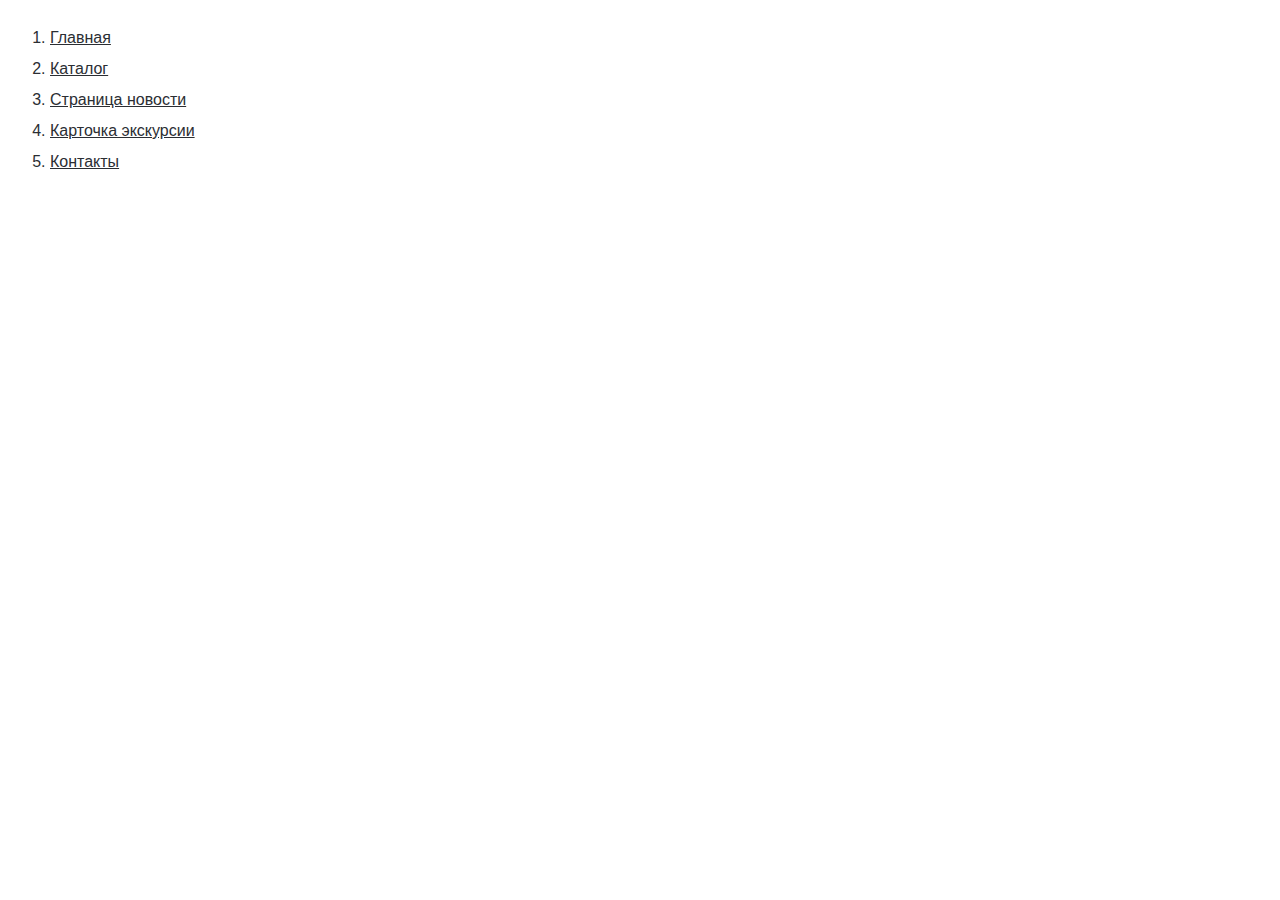
<file: index.html>
<!DOCTYPE html>
<html>

<head>
	<meta charset="UTF-8">
	<meta name="viewport" content="width=device-width, initial-scale=1.0">
</head>

<body>
	<div class="rootpage">
		<ol class="rootpage__list">
			<li><a target="_blank" href="home.html">Главная</a></li>
			<li><a target="_blank" href="catalog.html">Каталог</a></li>
			<li><a target="_blank" href="news.html">Страница новости</a></li>
			<li><a target="_blank" href="tour-card.html">Карточка экскурсии</a></li>
			<li><a target="_blank" href="contacts.html">Контакты</a></li>
		</ol>
	</div>
</body>
<style>
	@charset "UTF-8";

	*,
	*::before,
	*::after {
		padding: 0px;
		margin: 0px;
		border: 0px;
		box-sizing: border-box;
	}

	html,
	body {
		height: 100%;
		margin: 0;
		padding: 0;
		min-width: 320px;
		width: 100%;
		color: #2b2e33;
		background-color: #fff;
	}

	body {
		font-family: "Inter", sans-serif;
		font-size: 100%;
		line-height: 1;
		font-size: 1rem;
	}

	a {
		text-decoration: underline;
		color: #2b2e33;
	}

	a:visited {
		text-decoration: underline;
		color: #2b2e33;
	}

	a:hover {
		text-decoration: none;
	}

	ul li {
		list-style: none;
	}

	img {
		vertical-align: top;
	}

	.wrapper {
		width: 100%;
		min-height: 100%;
		overflow: hidden;
	}

	.rootpage {
		padding: 30px;
		display: flex;
		flex-direction: column;
		align-items: flex-start;
	}

	@media (max-width: 767px) {
		.rootpage {
			padding: 30px 15px;
		}
	}

	.rootpage__list {
		margin: 0px 0px 2.25rem 1.25rem;
	}

	.rootpage__list li:not(:last-child) {
		margin: 0px 0px 15px 0px;
	}
</style>

</html>
</file>
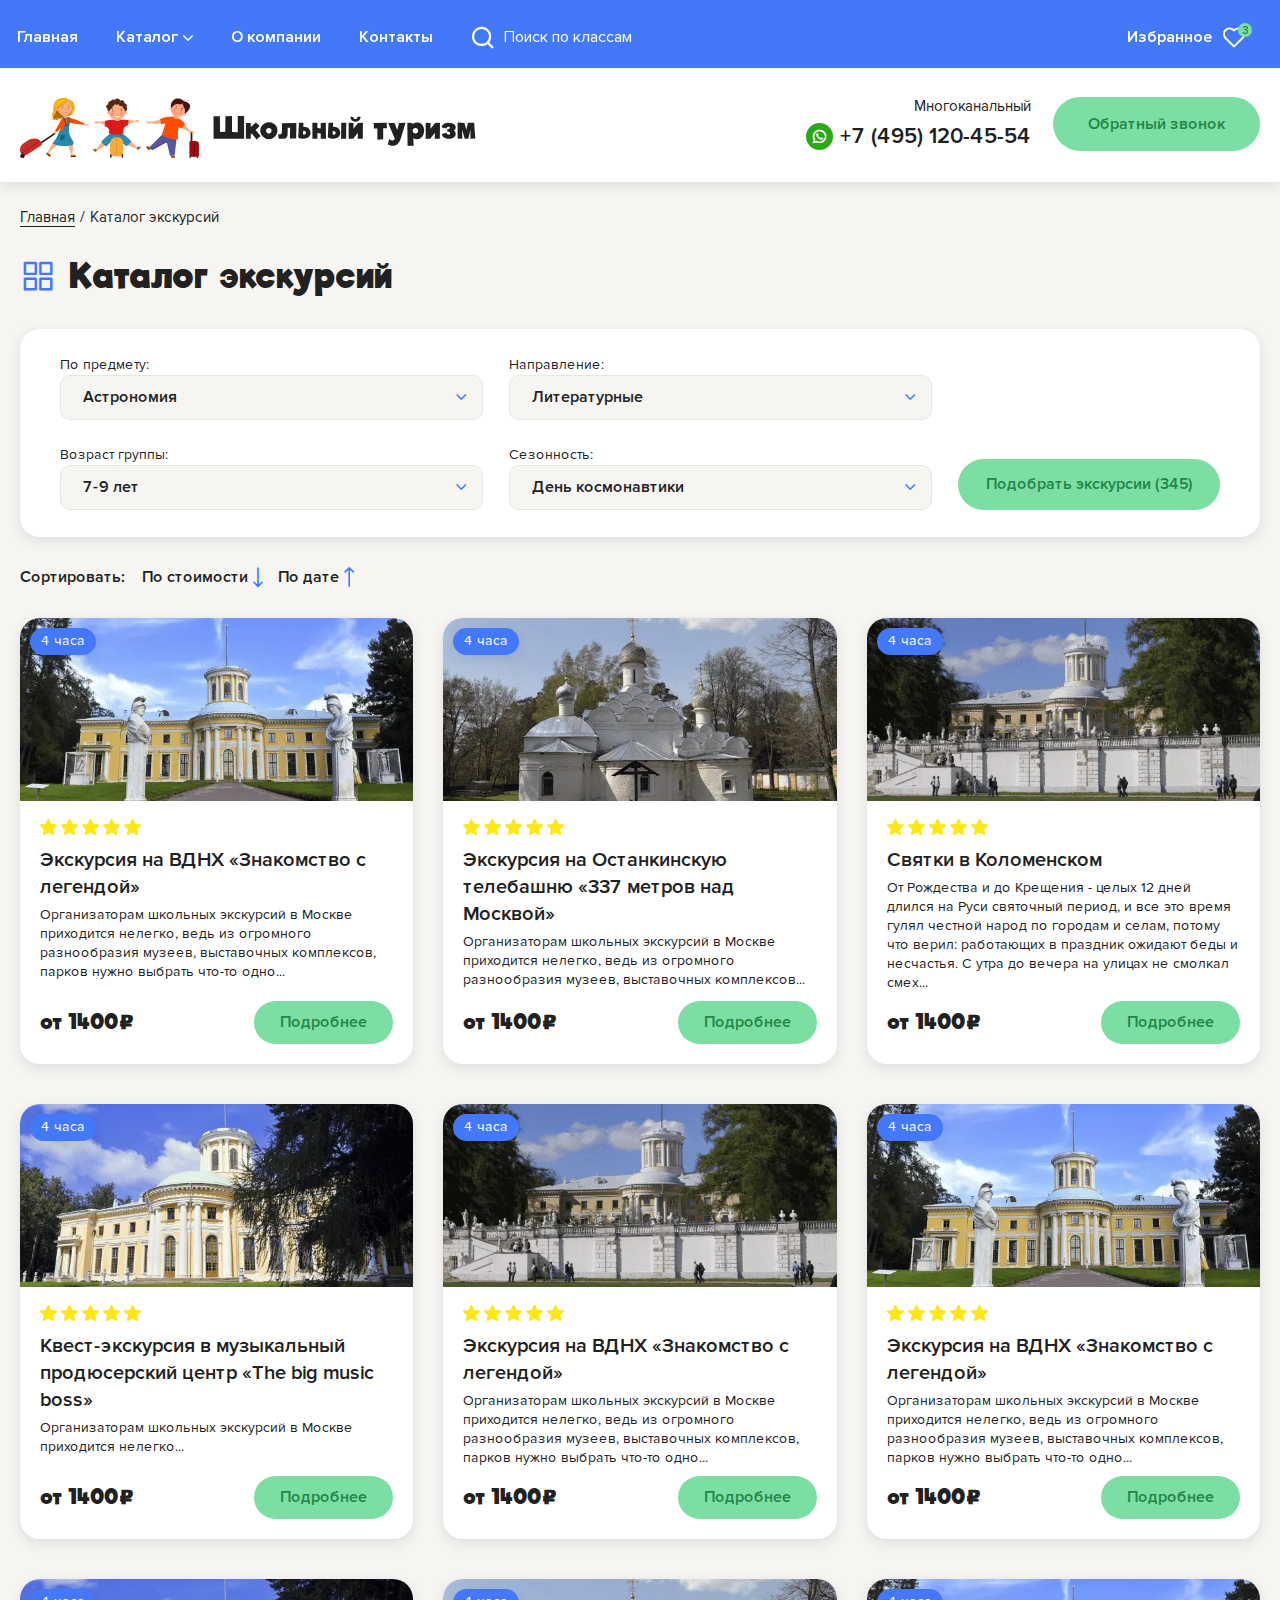
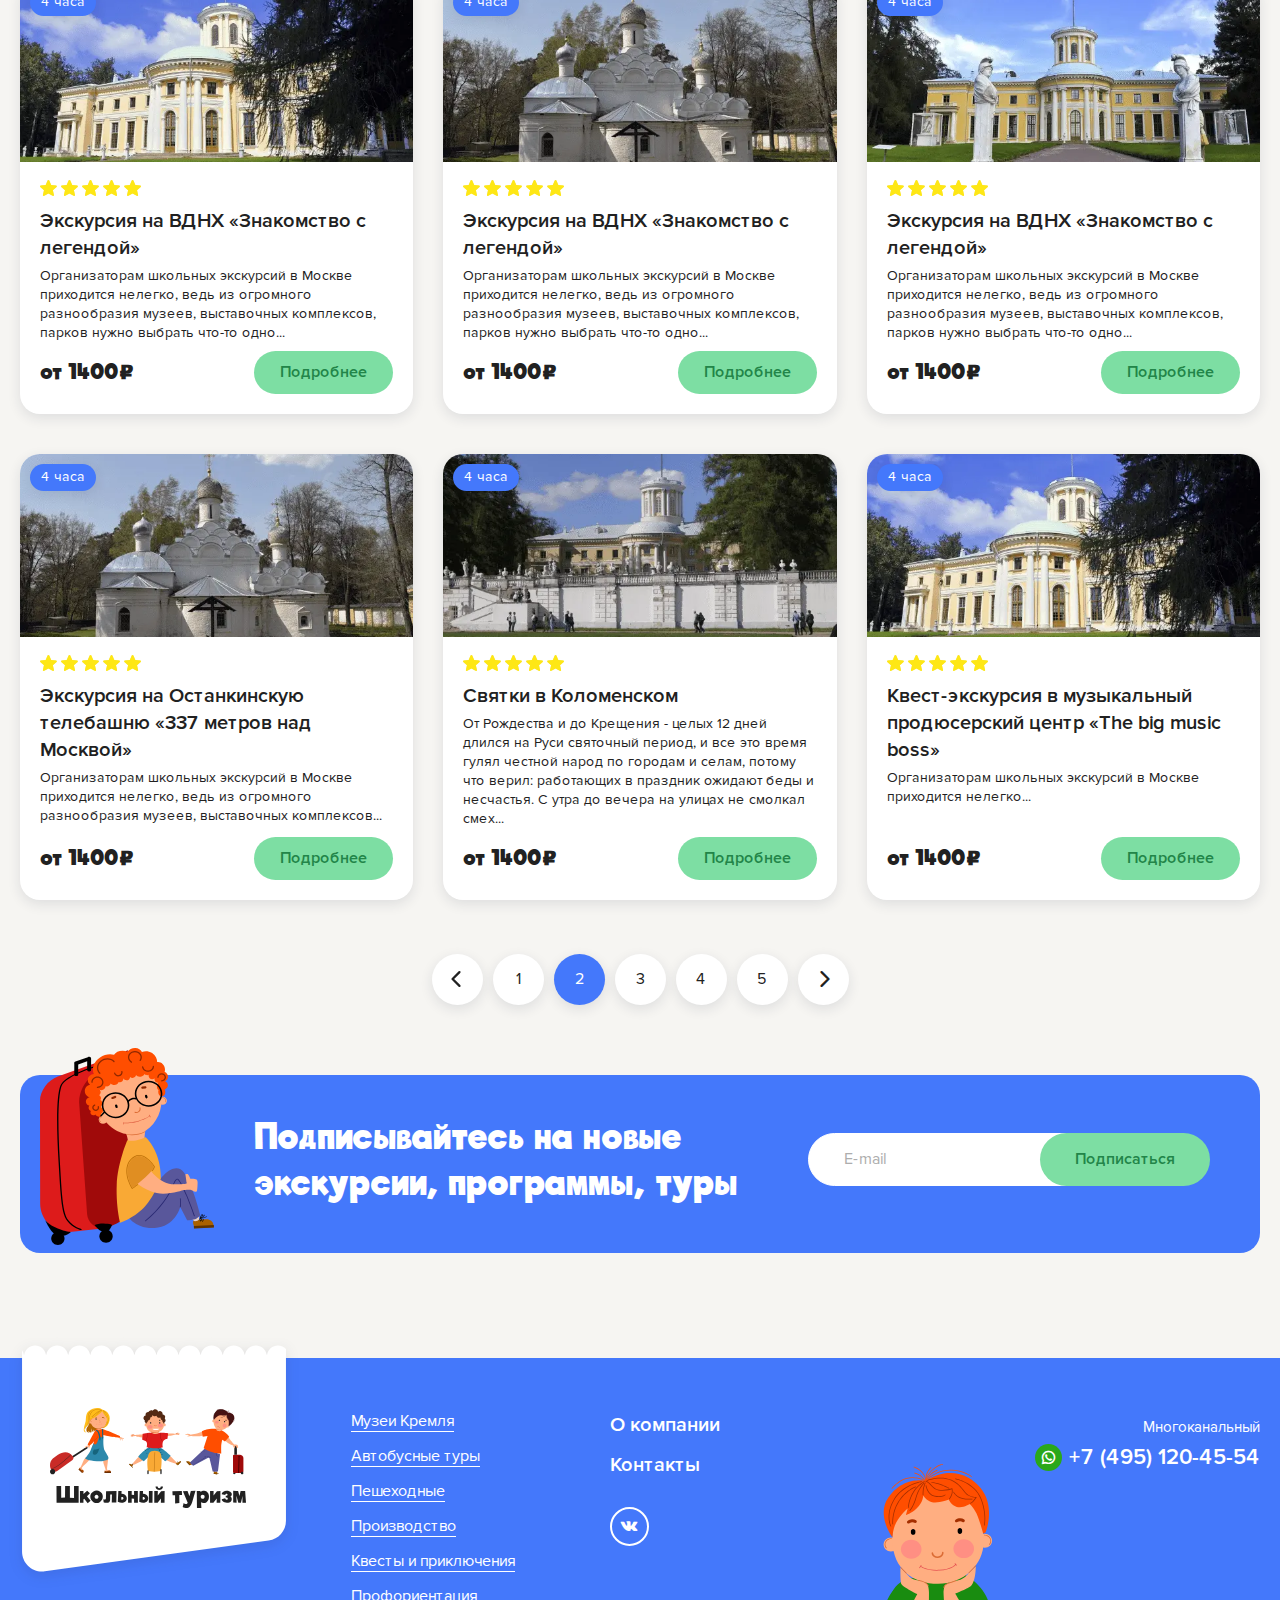
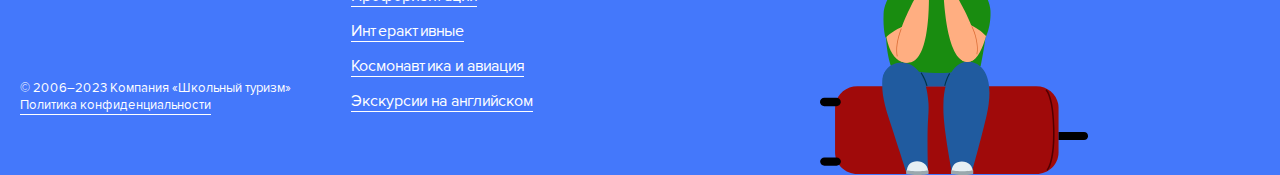
<file: catalog.html>
<!DOCTYPE html>
<html lang="ru">

<head>
	<title>Каталог</title>
	<meta charset="UTF-8">
	<meta name="format-detection" content="telephone=no">
	<!-- <style>body{opacity: 0;}</style> -->
	<link rel="stylesheet" href="css/style.min.css?_v=20230805150549">
	<link rel="shortcut icon" href="favicon.ico">
	<!-- <meta name="robots" content="noindex, nofollow"> -->
	<meta name="viewport" content="width=device-width, initial-scale=1.0">
</head>

<body>
	<div class="wrapper">
		<header class="header">
			<div class="header__top top-header">
				<div class="top-header__bg"></div>
				<div class="top-header__container">
					<div class="top-header__content">
						<div class="header__menu menu">
							<div type="button" class="menu__icons">
								<button class="menu__icon"><span></span></button>
							</div>
							<nav class="menu__body">
								<div class="menu__body-content">
									<div class="menu__search search-menu">
										<div class="search-menu__inputs">
											<button type="button" class="search-menu__icon _icon-search"></button>
											<input autocomplete="off" type="text" name="form[]" placeholder="Поиск по классам">
										</div>
									</div>
									<ul>
										<li class="menu__item">
											<a href="#" class="menu__link"><span>Главная</span></a>
										</li>
										<li class="menu-button">
											<button type="button" class="menu__link _icon-arrow"><span>Каталог</span></button>
										</li>
										<li class="menu__item">
											<a href="#" class="menu__link"><span>О компании</span></a>
										</li>
										<li class="menu__item">
											<a href="#" class="menu__link"><span>Контакты</span></a>
										</li>
									</ul>
								</div>
							</nav>
						</div>
						<div class="header__search search-header">
							<div class="search-header__inputs">
								<button type="button" class="search-header__icon _icon-search"></button>
								<input autocomplete="off" type="text" name="form[]" placeholder="Поиск по классам">
							</div>
						</div>
					</div>
					<div class="top-header__favorites favorites-top-header">
						<a href="#" class="favorites-top-header__content">
							<span>Избранное</span>
							<div class="favorites-top-header__icon _icon-favorites">
								<div class="favorites-top-header__count">3</div>
							</div>
						</a>
					</div>
				</div>
				<div data-da=".menu-button, 991.98" class="menu__content">
					<div class="menu__container">
						<div class="menu__row">
							<div class="menu__column">
								<div class="menu__title">Экскурсии по классам</div>
								<ul>
									<li>
										<a href="#">1 класс</a>
									</li>
									<li>
										<a href="#">2 класс</a>
									</li>
									<li>
										<a href="#">3 класс</a>
									</li>
									<li>
										<a href="#">4 класс</a>
									</li>
									<li>
										<a href="#">5 класс</a>
									</li>
									<li>
										<a href="#">6 класс</a>
									</li>
									<li>
										<a href="#">7 класс</a>
									</li>
									<li>
										<a href="#">8 класс</a>
									</li>
									<li>
										<a href="#">9 класс</a>
									</li>
									<li>
										<a href="#">10 класс</a>
									</li>
									<li>
										<a href="#">11 класс</a>
									</li>
								</ul>
							</div>
							<div class="menu__column">
								<div class="menu__title">По школьным предметам</div>
								<ul>
									<li>
										<a href="#">Астрономия</a>
									</li>
									<li>
										<a href="#">Биология</a>
									</li>
									<li>
										<a href="#">География/Страноведение</a>
									</li>
									<li>
										<a href="#">ИЗО (Изобразительноеискусство)</a>
									</li>
									<li>
										<a href="#">Информатика</a>
									</li>
									<li>
										<a href="#">Иностранный язык</a>
									</li>
									<li>
										<a href="#">История</a>
									</li>
									<li>
										<a href="#">МХК</a>
									</li>
									<li>
										<a href="#">Музыка</a>
									</li>
									<li>
										<a href="#">Обществознание</a>
									</li>
									<li>
										<a href="#">ОБЖ</a>
									</li>
									<li>
										<a href="#">Основы религиозной культуры</a>
									</li>
									<li>
										<a href="#">Природоведение /Окружающий мир</a>
									</li>
									<li>
										<a href="#">Русский язык и литература</a>
									</li>
									<li>
										<a href="#">Физика</a>
									</li>
									<li>
										<a href="#">Химия</a>
									</li>
									<li>
										<a href="#">Экология</a>
									</li>
								</ul>
							</div>
							<div class="menu__column">
								<div class="menu__title">Экскурсии по тематике</div>
								<ul>
									<li>
										<a href="#">Архитектурные</a>
									</li>
									<li>
										<a href="#">Военно-патриотические</a>
									</li>
									<li>
										<a href="#">Вузы</a>
									</li>
									<li>
										<a href="#">Выездные</a>
									</li>
									<li>
										<a href="#">Естественно-научные</a>
									</li>
									<li>
										<a href="#">За кулисами театров</a>
									</li>
									<li>
										<a href="#">Исторические</a>
									</li>
									<li>
										<a href="#">Кино– и звукостудии</a>
									</li>
									<li>
										<a href="#">Литературные</a>
									</li>
									<li>
										<a href="#">Мастер-классы</a>
									</li>
									<li>
										<a href="#">Музыкальные</a>
									</li>
									<li>
										<a href="#">Народные промыслы</a>
									</li>
									<li>
										<a href="#">Офисы</a>
									</li>
									<li>
										<a href="#">Природа: животные и экология</a>
									</li>
									<li>
										<a href="#">Религия</a>
									</li>
									<li>
										<a href="#">Спорт и стадионы</a>
									</li>
									<li>
										<a href="#">Технические</a>
									</li>
								</ul>
							</div>
							<div class="menu__column">
								<div class="menu__title">Популярные экскурсии</div>
								<ul>
									<li>
										<a href="#">Популярные экскурсии</a>
									</li>
									<li>
										<a href="#">Музеи Кремля</a>
									</li>
									<li>
										<a href="#">Автобусные: обзорныеи тематические</a>
									</li>
									<li>
										<a href="#">Пешеходные</a>
									</li>
									<li>
										<a href="#">Производство</a>
									</li>
									<li>
										<a href="#">Квесты и приключения</a>
									</li>
									<li>
										<a href="#">Профориентация</a>
									</li>
									<li>
										<a href="#">Интерактивные</a>
									</li>
									<li>
										<a href="#">Космонавтика и авиация</a>
									</li>
									<li>
										<a href="#">Экскурсии на английском</a>
									</li>
								</ul>
							</div>
						</div>
					</div>
				</div>
			</div>
			<div class="header__bottom bottom-header">
				<div class="bottom-header__container">
					<a href="#" class="bottom-header__logo">
						<img class="bottom-header__logo-desc" src="img/icons/logo.svg" alt>
						<img class="bottom-header__logo-mob" src="img/icons/logo-mob.svg" alt>
					</a>
					<div class="bottom-header__contacts-mob contacts">
						<div class="contacts__phone">
							<span>Многоканальный</span>
							<a href="tel:74951204554" class="contacts__link">
								<div class="contacts__icon _icon-whatsapp"></div>
								+7 (495) 120-45-54
							</a>
						</div>
					</div>
					<div data-da=".menu__body-content, 991.98" class="bottom-header__contacts contacts">
						<div class="contacts__phone">
							<span>Многоканальный</span>
							<a href="tel:74951204554" class="contacts__link">
								<div class="contacts__icon _icon-whatsapp"></div>
								+7 (495) 120-45-54
							</a>
						</div>
						<a href="#" data-popup="#call" class="contacts__button button">Обратный звонок</a>
					</div>
				</div>
			</div>
		</header>
		<main class="page">
			<div class="breadcrambs">
				<div class="breadcrambs__container">
					<div class="breadcrambs__content">
						<ul>
							<li><a href="#">Главная</a></li>
							<span>/</span>
							<li><span>Каталог экскурсий</span></li>
						</ul>
					</div>
				</div>
			</div>
			<div class="page__catalog catalog">
				<div class="catalog__container">
					<div class="catalog__content">
						<div class="catalog__top title">
							<div class="catalog__text">
								<h1 class="_icon-cubes">Каталог экскурсий</h1>
							</div>
						</div>
						<div class="catalog__forms">
							<form action="#" class="catalog__form form-catalog">
								<div class="form-catalog__item">
									<div class="form-catalog__selects">
										<div class="form-catalog__select select">
											<label for="select_1">По предмету:</label>
											<div class="select__menu">
												<div class="select__btn">
													<div class="select__btntext">
														<input id="select_1" autocomplete="off" type="text" name="form[]" placeholder="Астрономия" value class="select__input">
													</div>
													<div class="select__icon _icon-arrow"></div>
												</div>
												<div class="select__body">
													<ul class="select__options">
														<li class="select__option">
															<div class="select__option-text">Астрономия1</div>
														</li>
														<li class="select__option">
															<div class="select__option-text">Астрономия2</div>
														</li>
														<li class="select__option">
															<div class="select__option-text">Астрономия3</div>
														</li>
														<li class="select__option">
															<div class="select__option-text">Астрономия4</div>
														</li>
														<li class="select__option">
															<div class="select__option-text">Астрономия5</div>
														</li>
														<li class="select__option">
															<div class="select__option-text">Астрономия6</div>
														</li>
														<li class="select__option">
															<div class="select__option-text">Астрономия7</div>
														</li>
														<li class="select__option">
															<div class="select__option-text">Астрономия8</div>
														</li>
													</ul>
												</div>
											</div>
										</div>
										<div class="form-catalog__select select">
											<label for="select_2">Направление:</label>
											<div class="select__menu">
												<div class="select__btn">
													<div class="select__btntext">
														<input id="select_2" autocomplete="off" type="text" name="form[]" placeholder="Литературные" value class="select__input">
													</div>
													<div class="select__icon _icon-arrow"></div>
												</div>
												<div class="select__body">
													<ul class="select__options">
														<li class="select__option">
															<div class="select__option-text">Литературные1</div>
														</li>
														<li class="select__option">
															<div class="select__option-text">Литературные2</div>
														</li>
														<li class="select__option">
															<div class="select__option-text">Литературные3</div>
														</li>
														<li class="select__option">
															<div class="select__option-text">Литературные4</div>
														</li>
														<li class="select__option">
															<div class="select__option-text">Литературные5</div>
														</li>
														<li class="select__option">
															<div class="select__option-text">Литературные6</div>
														</li>
														<li class="select__option">
															<div class="select__option-text">Литературные7</div>
														</li>
														<li class="select__option">
															<div class="select__option-text">Литературные8</div>
														</li>
													</ul>
												</div>
											</div>
										</div>
										<div class="form-catalog__select select">
											<label for="select_3">Возраст группы:</label>
											<div class="select__menu">
												<div class="select__btn">
													<div class="select__btntext">
														<input id="select_3" autocomplete="off" type="text" name="form[]" placeholder="7-9 лет" value class="select__input">
													</div>
													<div class="select__icon _icon-arrow"></div>
												</div>
												<div class="select__body">
													<ul class="select__options">
														<li class="select__option">
															<div class="select__option-text">7-9 лет</div>
														</li>
														<li class="select__option">
															<div class="select__option-text">9-10 лет</div>
														</li>
														<li class="select__option">
															<div class="select__option-text">11-12 лет</div>
														</li>
													</ul>
												</div>
											</div>
										</div>
										<div class="form-catalog__select select">
											<label for="select_4">Сезонность:</label>
											<div class="select__menu">
												<div class="select__btn">
													<div class="select__btntext">
														<input id="select_4" autocomplete="off" type="text" name="form[]" placeholder="День космонавтики" value class="select__input">
													</div>
													<div class="select__icon _icon-arrow"></div>
												</div>
												<div class="select__body">
													<ul class="select__options">
														<li class="select__option">
															<div class="select__option-text">День космонавтики1</div>
														</li>
														<li class="select__option">
															<div class="select__option-text">День космонавтики2</div>
														</li>
														<li class="select__option">
															<div class="select__option-text">День космонавтики3</div>
														</li>
													</ul>
												</div>
											</div>
										</div>
									</div>
									<button type="submit" class="form-catalog__button button">Подобрать экскурсии (345)</button>
								</div>
							</form>
						</div>
						<div class="catalog__sorted sorted-catalog">
							<div class="sorted-catalog__title">Сортировать:</div>
							<div class="sorted-catalog__content">
								<button type="button" class="_icon-arrow-2">По стоимости</button>
								<button type="button" class="_icon-arrow-2 arrow-up">По дате</button>
							</div>
						</div>
						<div class="catalog__body">
							<div class="catalog__column">
								<div class="catalog__item item-catalog">
									<div class="item-catalog__image">
										<picture><source srcset="img/catalog/catalog-1.webp" type="image/webp"><img src="img/catalog/catalog-1.png" alt></picture>
										<div class="item-catalog__clock">4 часа</div>
									</div>
									<div class="item-catalog__content">
										<div class="item-catalog__top">
											<div class="item-catalog__rating rating">
												<div class="rating__body">
													<div class="rating__line"></div>
													<div class="rating__activeline"></div>
													<div class="rating__stars">
														<input type="radio" class="rating__star" value="1" name="rating">
														<input type="radio" class="rating__star" value="2" name="rating">
														<input type="radio" class="rating__star" value="3" name="rating">
														<input type="radio" class="rating__star" value="4" name="rating">
														<input type="radio" class="rating__star" value="5" name="rating">
													</div>
													<input value="5" type="hidden" name="rating" class="input rating-input">
												</div>
											</div>
											<h4>Экскурсия на ВДНХ «Знакомство с легендой»</h4>
											<p>
												Организаторам школьных экскурсий в Москве приходится нелегко, ведь из огромного разнообразия музеев, выставочных комплексов, парков нужно выбрать что-то одно...
											</p>
										</div>
										<div class="item-catalog__bottom">
											<div class="item-catalog__sum">
												от 1400
												<span>p</span>
											</div>
											<a href="#" class="item-catalog__button button">Подробнее</a>
										</div>
									</div>
								</div>
							</div>
							<div class="catalog__column">
								<div class="catalog__item item-catalog">
									<div class="item-catalog__image">
										<picture><source srcset="img/catalog/catalog-2.webp" type="image/webp"><img src="img/catalog/catalog-2.png" alt></picture>
										<div class="item-catalog__clock">4 часа</div>
									</div>
									<div class="item-catalog__content">
										<div class="item-catalog__top">
											<div class="item-catalog__rating rating">
												<div class="rating__body">
													<div class="rating__line"></div>
													<div class="rating__activeline"></div>
													<div class="rating__stars">
														<input type="radio" class="rating__star" value="1" name="rating">
														<input type="radio" class="rating__star" value="2" name="rating">
														<input type="radio" class="rating__star" value="3" name="rating">
														<input type="radio" class="rating__star" value="4" name="rating">
														<input type="radio" class="rating__star" value="5" name="rating">
													</div>
													<input value="5" type="hidden" name="rating" class="input rating-input">
												</div>
											</div>
											<h4>Экскурсия на Останкинскую телебашню «337 метров над Москвой»</h4>
											<p>
												Организаторам школьных экскурсий в Москве приходится нелегко, ведь из огромного разнообразия музеев, выставочных комплексов...
											</p>
										</div>
										<div class="item-catalog__bottom">
											<div class="item-catalog__sum">
												от 1400
												<span>p</span>
											</div>
											<a href="#" class="item-catalog__button button">Подробнее</a>
										</div>
									</div>
								</div>
							</div>
							<div class="catalog__column">
								<div class="catalog__item item-catalog">
									<div class="item-catalog__image">
										<picture><source srcset="img/catalog/catalog-3.webp" type="image/webp"><img src="img/catalog/catalog-3.png" alt></picture>
										<div class="item-catalog__clock">4 часа</div>
									</div>
									<div class="item-catalog__content">
										<div class="item-catalog__top">
											<div class="item-catalog__rating rating">
												<div class="rating__body">
													<div class="rating__line"></div>
													<div class="rating__activeline"></div>
													<div class="rating__stars">
														<input type="radio" class="rating__star" value="1" name="rating">
														<input type="radio" class="rating__star" value="2" name="rating">
														<input type="radio" class="rating__star" value="3" name="rating">
														<input type="radio" class="rating__star" value="4" name="rating">
														<input type="radio" class="rating__star" value="5" name="rating">
													</div>
													<input value="5" type="hidden" name="rating" class="input rating-input">
												</div>
											</div>
											<h4>Святки в Коломенском</h4>
											<p>
												От Рождества и до Крещения - целых 12 дней длился на Руси святочный период, и все это время гулял честной народ по городам и селам, потому что верил: работающих в праздник ожидают беды и несчастья. С утра до вечера на улицах не смолкал смех...
											</p>
										</div>
										<div class="item-catalog__bottom">
											<div class="item-catalog__sum">
												от 1400
												<span>p</span>
											</div>
											<a href="#" class="item-catalog__button button">Подробнее</a>
										</div>
									</div>
								</div>
							</div>
							<div class="catalog__column">
								<div class="catalog__item item-catalog">
									<div class="item-catalog__image">
										<picture><source srcset="img/catalog/catalog-4.webp" type="image/webp"><img src="img/catalog/catalog-4.png" alt></picture>
										<div class="item-catalog__clock">4 часа</div>
									</div>
									<div class="item-catalog__content">
										<div class="item-catalog__top">
											<div class="item-catalog__rating rating">
												<div class="rating__body">
													<div class="rating__line"></div>
													<div class="rating__activeline"></div>
													<div class="rating__stars">
														<input type="radio" class="rating__star" value="1" name="rating">
														<input type="radio" class="rating__star" value="2" name="rating">
														<input type="radio" class="rating__star" value="3" name="rating">
														<input type="radio" class="rating__star" value="4" name="rating">
														<input type="radio" class="rating__star" value="5" name="rating">
													</div>
													<input value="5" type="hidden" name="rating" class="input rating-input">
												</div>
											</div>
											<h4>Квест-экскурсия в музыкальный продюсерский центр «The big music boss»</h4>
											<p>
												Организаторам школьных экскурсий в Москве приходится нелегко...
											</p>
										</div>
										<div class="item-catalog__bottom">
											<div class="item-catalog__sum">
												от 1400
												<span>p</span>
											</div>
											<a href="#" class="item-catalog__button button">Подробнее</a>
										</div>
									</div>
								</div>
							</div>
							<div class="catalog__column">
								<div class="catalog__item item-catalog">
									<div class="item-catalog__image">
										<picture><source srcset="img/catalog/catalog-3.webp" type="image/webp"><img src="img/catalog/catalog-3.png" alt></picture>
										<div class="item-catalog__clock">4 часа</div>
									</div>
									<div class="item-catalog__content">
										<div class="item-catalog__top">
											<div class="item-catalog__rating rating">
												<div class="rating__body">
													<div class="rating__line"></div>
													<div class="rating__activeline"></div>
													<div class="rating__stars">
														<input type="radio" class="rating__star" value="1" name="rating">
														<input type="radio" class="rating__star" value="2" name="rating">
														<input type="radio" class="rating__star" value="3" name="rating">
														<input type="radio" class="rating__star" value="4" name="rating">
														<input type="radio" class="rating__star" value="5" name="rating">
													</div>
													<input value="5" type="hidden" name="rating" class="input rating-input">
												</div>
											</div>
											<h4>Экскурсия на ВДНХ «Знакомство с легендой»</h4>
											<p>
												Организаторам школьных экскурсий в Москве приходится нелегко, ведь из огромного разнообразия музеев, выставочных комплексов, парков нужно выбрать что-то одно...
											</p>
										</div>
										<div class="item-catalog__bottom">
											<div class="item-catalog__sum">
												от 1400
												<span>p</span>
											</div>
											<a href="#" class="item-catalog__button button">Подробнее</a>
										</div>
									</div>
								</div>
							</div>
							<div class="catalog__column">
								<div class="catalog__item item-catalog">
									<div class="item-catalog__image">
										<picture><source srcset="img/catalog/catalog-1.webp" type="image/webp"><img src="img/catalog/catalog-1.png" alt></picture>
										<div class="item-catalog__clock">4 часа</div>
									</div>
									<div class="item-catalog__content">
										<div class="item-catalog__top">
											<div class="item-catalog__rating rating">
												<div class="rating__body">
													<div class="rating__line"></div>
													<div class="rating__activeline"></div>
													<div class="rating__stars">
														<input type="radio" class="rating__star" value="1" name="rating">
														<input type="radio" class="rating__star" value="2" name="rating">
														<input type="radio" class="rating__star" value="3" name="rating">
														<input type="radio" class="rating__star" value="4" name="rating">
														<input type="radio" class="rating__star" value="5" name="rating">
													</div>
													<input value="5" type="hidden" name="rating" class="input rating-input">
												</div>
											</div>
											<h4>Экскурсия на ВДНХ «Знакомство с легендой»</h4>
											<p>
												Организаторам школьных экскурсий в Москве приходится нелегко, ведь из огромного разнообразия музеев, выставочных комплексов, парков нужно выбрать что-то одно...
											</p>
										</div>
										<div class="item-catalog__bottom">
											<div class="item-catalog__sum">
												от 1400
												<span>p</span>
											</div>
											<a href="#" class="item-catalog__button button">Подробнее</a>
										</div>
									</div>
								</div>
							</div>
							<div class="catalog__column">
								<div class="catalog__item item-catalog">
									<div class="item-catalog__image">
										<picture><source srcset="img/catalog/catalog-4.webp" type="image/webp"><img src="img/catalog/catalog-4.png" alt></picture>
										<div class="item-catalog__clock">4 часа</div>
									</div>
									<div class="item-catalog__content">
										<div class="item-catalog__top">
											<div class="item-catalog__rating rating">
												<div class="rating__body">
													<div class="rating__line"></div>
													<div class="rating__activeline"></div>
													<div class="rating__stars">
														<input type="radio" class="rating__star" value="1" name="rating">
														<input type="radio" class="rating__star" value="2" name="rating">
														<input type="radio" class="rating__star" value="3" name="rating">
														<input type="radio" class="rating__star" value="4" name="rating">
														<input type="radio" class="rating__star" value="5" name="rating">
													</div>
													<input value="5" type="hidden" name="rating" class="input rating-input">
												</div>
											</div>
											<h4>Экскурсия на ВДНХ «Знакомство с легендой»</h4>
											<p>
												Организаторам школьных экскурсий в Москве приходится нелегко, ведь из огромного разнообразия музеев, выставочных комплексов, парков нужно выбрать что-то одно...
											</p>
										</div>
										<div class="item-catalog__bottom">
											<div class="item-catalog__sum">
												от 1400
												<span>p</span>
											</div>
											<a href="#" class="item-catalog__button button">Подробнее</a>
										</div>
									</div>
								</div>
							</div>
							<div class="catalog__column">
								<div class="catalog__item item-catalog">
									<div class="item-catalog__image">
										<picture><source srcset="img/catalog/catalog-2.webp" type="image/webp"><img src="img/catalog/catalog-2.png" alt></picture>
										<div class="item-catalog__clock">4 часа</div>
									</div>
									<div class="item-catalog__content">
										<div class="item-catalog__top">
											<div class="item-catalog__rating rating">
												<div class="rating__body">
													<div class="rating__line"></div>
													<div class="rating__activeline"></div>
													<div class="rating__stars">
														<input type="radio" class="rating__star" value="1" name="rating">
														<input type="radio" class="rating__star" value="2" name="rating">
														<input type="radio" class="rating__star" value="3" name="rating">
														<input type="radio" class="rating__star" value="4" name="rating">
														<input type="radio" class="rating__star" value="5" name="rating">
													</div>
													<input value="5" type="hidden" name="rating" class="input rating-input">
												</div>
											</div>
											<h4>Экскурсия на ВДНХ «Знакомство с легендой»</h4>
											<p>
												Организаторам школьных экскурсий в Москве приходится нелегко, ведь из огромного разнообразия музеев, выставочных комплексов, парков нужно выбрать что-то одно...
											</p>
										</div>
										<div class="item-catalog__bottom">
											<div class="item-catalog__sum">
												от 1400
												<span>p</span>
											</div>
											<a href="#" class="item-catalog__button button">Подробнее</a>
										</div>
									</div>
								</div>
							</div>
							<div class="catalog__column">
								<div class="catalog__item item-catalog">
									<div class="item-catalog__image">
										<picture><source srcset="img/catalog/catalog-1.webp" type="image/webp"><img src="img/catalog/catalog-1.png" alt></picture>
										<div class="item-catalog__clock">4 часа</div>
									</div>
									<div class="item-catalog__content">
										<div class="item-catalog__top">
											<div class="item-catalog__rating rating">
												<div class="rating__body">
													<div class="rating__line"></div>
													<div class="rating__activeline"></div>
													<div class="rating__stars">
														<input type="radio" class="rating__star" value="1" name="rating">
														<input type="radio" class="rating__star" value="2" name="rating">
														<input type="radio" class="rating__star" value="3" name="rating">
														<input type="radio" class="rating__star" value="4" name="rating">
														<input type="radio" class="rating__star" value="5" name="rating">
													</div>
													<input value="5" type="hidden" name="rating" class="input rating-input">
												</div>
											</div>
											<h4>Экскурсия на ВДНХ «Знакомство с легендой»</h4>
											<p>
												Организаторам школьных экскурсий в Москве приходится нелегко, ведь из огромного разнообразия музеев, выставочных комплексов, парков нужно выбрать что-то одно...
											</p>
										</div>
										<div class="item-catalog__bottom">
											<div class="item-catalog__sum">
												от 1400
												<span>p</span>
											</div>
											<a href="#" class="item-catalog__button button">Подробнее</a>
										</div>
									</div>
								</div>
							</div>
							<div class="catalog__column">
								<div class="catalog__item item-catalog">
									<div class="item-catalog__image">
										<picture><source srcset="img/catalog/catalog-2.webp" type="image/webp"><img src="img/catalog/catalog-2.png" alt></picture>
										<div class="item-catalog__clock">4 часа</div>
									</div>
									<div class="item-catalog__content">
										<div class="item-catalog__top">
											<div class="item-catalog__rating rating">
												<div class="rating__body">
													<div class="rating__line"></div>
													<div class="rating__activeline"></div>
													<div class="rating__stars">
														<input type="radio" class="rating__star" value="1" name="rating">
														<input type="radio" class="rating__star" value="2" name="rating">
														<input type="radio" class="rating__star" value="3" name="rating">
														<input type="radio" class="rating__star" value="4" name="rating">
														<input type="radio" class="rating__star" value="5" name="rating">
													</div>
													<input value="5" type="hidden" name="rating" class="input rating-input">
												</div>
											</div>
											<h4>Экскурсия на Останкинскую телебашню «337 метров над Москвой»</h4>
											<p>
												Организаторам школьных экскурсий в Москве приходится нелегко, ведь из огромного разнообразия музеев, выставочных комплексов...
											</p>
										</div>
										<div class="item-catalog__bottom">
											<div class="item-catalog__sum">
												от 1400
												<span>p</span>
											</div>
											<a href="#" class="item-catalog__button button">Подробнее</a>
										</div>
									</div>
								</div>
							</div>
							<div class="catalog__column">
								<div class="catalog__item item-catalog">
									<div class="item-catalog__image">
										<picture><source srcset="img/catalog/catalog-3.webp" type="image/webp"><img src="img/catalog/catalog-3.png" alt></picture>
										<div class="item-catalog__clock">4 часа</div>
									</div>
									<div class="item-catalog__content">
										<div class="item-catalog__top">
											<div class="item-catalog__rating rating">
												<div class="rating__body">
													<div class="rating__line"></div>
													<div class="rating__activeline"></div>
													<div class="rating__stars">
														<input type="radio" class="rating__star" value="1" name="rating">
														<input type="radio" class="rating__star" value="2" name="rating">
														<input type="radio" class="rating__star" value="3" name="rating">
														<input type="radio" class="rating__star" value="4" name="rating">
														<input type="radio" class="rating__star" value="5" name="rating">
													</div>
													<input value="5" type="hidden" name="rating" class="input rating-input">
												</div>
											</div>
											<h4>Святки в Коломенском</h4>
											<p>
												От Рождества и до Крещения - целых 12 дней длился на Руси святочный период, и все это время гулял честной народ по городам и селам, потому что верил: работающих в праздник ожидают беды и несчастья. С утра до вечера на улицах не смолкал смех...
											</p>
										</div>
										<div class="item-catalog__bottom">
											<div class="item-catalog__sum">
												от 1400
												<span>p</span>
											</div>
											<a href="#" class="item-catalog__button button">Подробнее</a>
										</div>
									</div>
								</div>
							</div>
							<div class="catalog__column">
								<div class="catalog__item item-catalog">
									<div class="item-catalog__image">
										<picture><source srcset="img/catalog/catalog-4.webp" type="image/webp"><img src="img/catalog/catalog-4.png" alt></picture>
										<div class="item-catalog__clock">4 часа</div>
									</div>
									<div class="item-catalog__content">
										<div class="item-catalog__top">
											<div class="item-catalog__rating rating">
												<div class="rating__body">
													<div class="rating__line"></div>
													<div class="rating__activeline"></div>
													<div class="rating__stars">
														<input type="radio" class="rating__star" value="1" name="rating">
														<input type="radio" class="rating__star" value="2" name="rating">
														<input type="radio" class="rating__star" value="3" name="rating">
														<input type="radio" class="rating__star" value="4" name="rating">
														<input type="radio" class="rating__star" value="5" name="rating">
													</div>
													<input value="5" type="hidden" name="rating" class="input rating-input">
												</div>
											</div>
											<h4>Квест-экскурсия в музыкальный продюсерский центр «The big music boss»</h4>
											<p>
												Организаторам школьных экскурсий в Москве приходится нелегко...
											</p>
										</div>
										<div class="item-catalog__bottom">
											<div class="item-catalog__sum">
												от 1400
												<span>p</span>
											</div>
											<a href="#" class="item-catalog__button button">Подробнее</a>
										</div>
									</div>
								</div>
							</div>
						</div>
						<div class="catalog__pagination pagination-catalog">
							<span class="pagination-catalog__arrow">
								<span class="pagination-catalog__arrow-prev arrow-prev _icon-arrow"></span>
							</span>
							<span class="pagination-catalog__number">1</span>
							<a href="#" class="pagination-catalog__number _active-pagination">2</a>
							<a href="#" class="pagination-catalog__number">3</a>
							<a href="#" class="pagination-catalog__number">4</a>
							<a href="#" class="pagination-catalog__number">5</a>
							<a href="#" class="pagination-catalog__arrow">
								<span class="pagination-catalog__arrow-next arrow-next _icon-arrow"></span>
							</a>
						</div>
					</div>
				</div>
			</div>
			<div class="page__subscribe subscribe">
				<div class="subscribe__container">
					<div class="subscribe__content">
						<div class="subscribe__image">
							<img src="img/icons/children.svg" alt>
						</div>
						<div class="subscribe__title">
							<div class="h1">Подписывайтесь на новые экскурсии,<br> программы, туры</div>
							<form action="#" class="subscribe__form">
								<div class="subscribe__input">
									<input data-required data-validate autocomplete="off" type="text" name="form[]" placeholder="E-mail">
									<button type="submit" class="subscribe__button button">Подписаться</button>
								</div>
							</form>
						</div>
					</div>
				</div>
			</div>
		</main>
		<footer class="footer">
			<div class="footer__bg"></div>
			<div class="footer__container">
				<div class="footer__icon">
					<img src="img/icons/children-2.svg" alt>
				</div>
				<div class="footer__left">
					<a href="#" class="footer__logo">
						<img src="img/icons/logo-mob.svg" alt>
					</a>
					<div class="footer__copy">
						© 2006–2023 Компания «Школьный туризм»
						<a href="#">Политика конфиденциальности</a>
					</div>
				</div>
				<div class="footer__center">
					<div class="footer__menu">
						<ul>
							<li>
								<a data-text="Музеи Кремля" href="#">Музеи Кремля</a>
							</li>
							<li>
								<a data-text="Автобусные туры" href="#">Автобусные туры</a>
							</li>
							<li>
								<a data-text="Пешеходные" href="#">Пешеходные</a>
							</li>
							<li>
								<a data-text="Производство" href="#">Производство</a>
							</li>
							<li>
								<a data-text="Квесты и приключения" href="#">Квесты и приключения</a>
							</li>
							<li>
								<a data-text="Профориентация" href="#">Профориентация</a>
							</li>
							<li>
								<a data-text="Интерактивные" href="#">Интерактивные</a>
							</li>
							<li>
								<a data-text="Космонавтика и авиация" href="#">Космонавтика и авиация</a>
							</li>
							<li>
								<a data-text="Экскурсии на английском" href="#">Экскурсии на английском</a>
							</li>
						</ul>
					</div>
					<div class="footer__main-menu">
						<ul>
							<li>
								<a href="#">О компании</a>
							</li>
							<li>
								<a href="#">Контакты</a>
							</li>
						</ul>
						<a href="#" class="footer__social _icon-vk"></a>
					</div>
				</div>
				<div data-da=".footer__main-menu, 991.98, first" class="footer__contacts contacts">
					<div class="contacts__phone">
						<span>Многоканальный</span>
						<a href="tel:74951204554" class="contacts__link">
							<div class="contacts__icon _icon-whatsapp"></div>
							+7 (495) 120-45-54
						</a>
					</div>
				</div>
			</div>
		</footer>
	</div>
	<div id="call" aria-hidden="true" class="popup call">
		<div class="popup__wrapper">
			<div class="popup__content">
				<button data-close type="button" class="popup__close _icon-close"></button>
				<div class="popup__body">
					<h2>Заказать обратный звонок</h2>
					<form action="#" class="popup__form form-popup">
						<div class="form-popup__inputs">
							<div class="form-popup__input">
								<label for="name">Имя, фамилия:</label>
								<input data-required id="name" autocomplete="off" type="text" name="form[]" placeholder="Иван Иванов" class="input">
							</div>
						</div>
						<div class="form-popup__inputs">
							<div class="form-popup__input">
								<label for="tel">Номер телефона:</label>
								<input data-required id="tel" autocomplete="off" type="tel" name="form[]" placeholder="+7" class="input tel">
							</div>
						</div>
						<div class="form-popup__checkbox checkbox">
							<input data-required id="c_1" class="checkbox__input" type="checkbox" value="1" name="form[]">
							<label for="c_1" class="checkbox__label"></label>
							<span class="checkbox__text">
								Я даю свое согласие на обработку
								<a href="#">персональных данных</a>
							</span>
						</div>
						<button type="submit" class="form-popup__button button">Заказать звонок</button>
					</form>
				</div>
			</div>
		</div>
	</div>

	<script src="js/app.min.js?_v=20230805150549"></script>
</body>

</html>
</file>
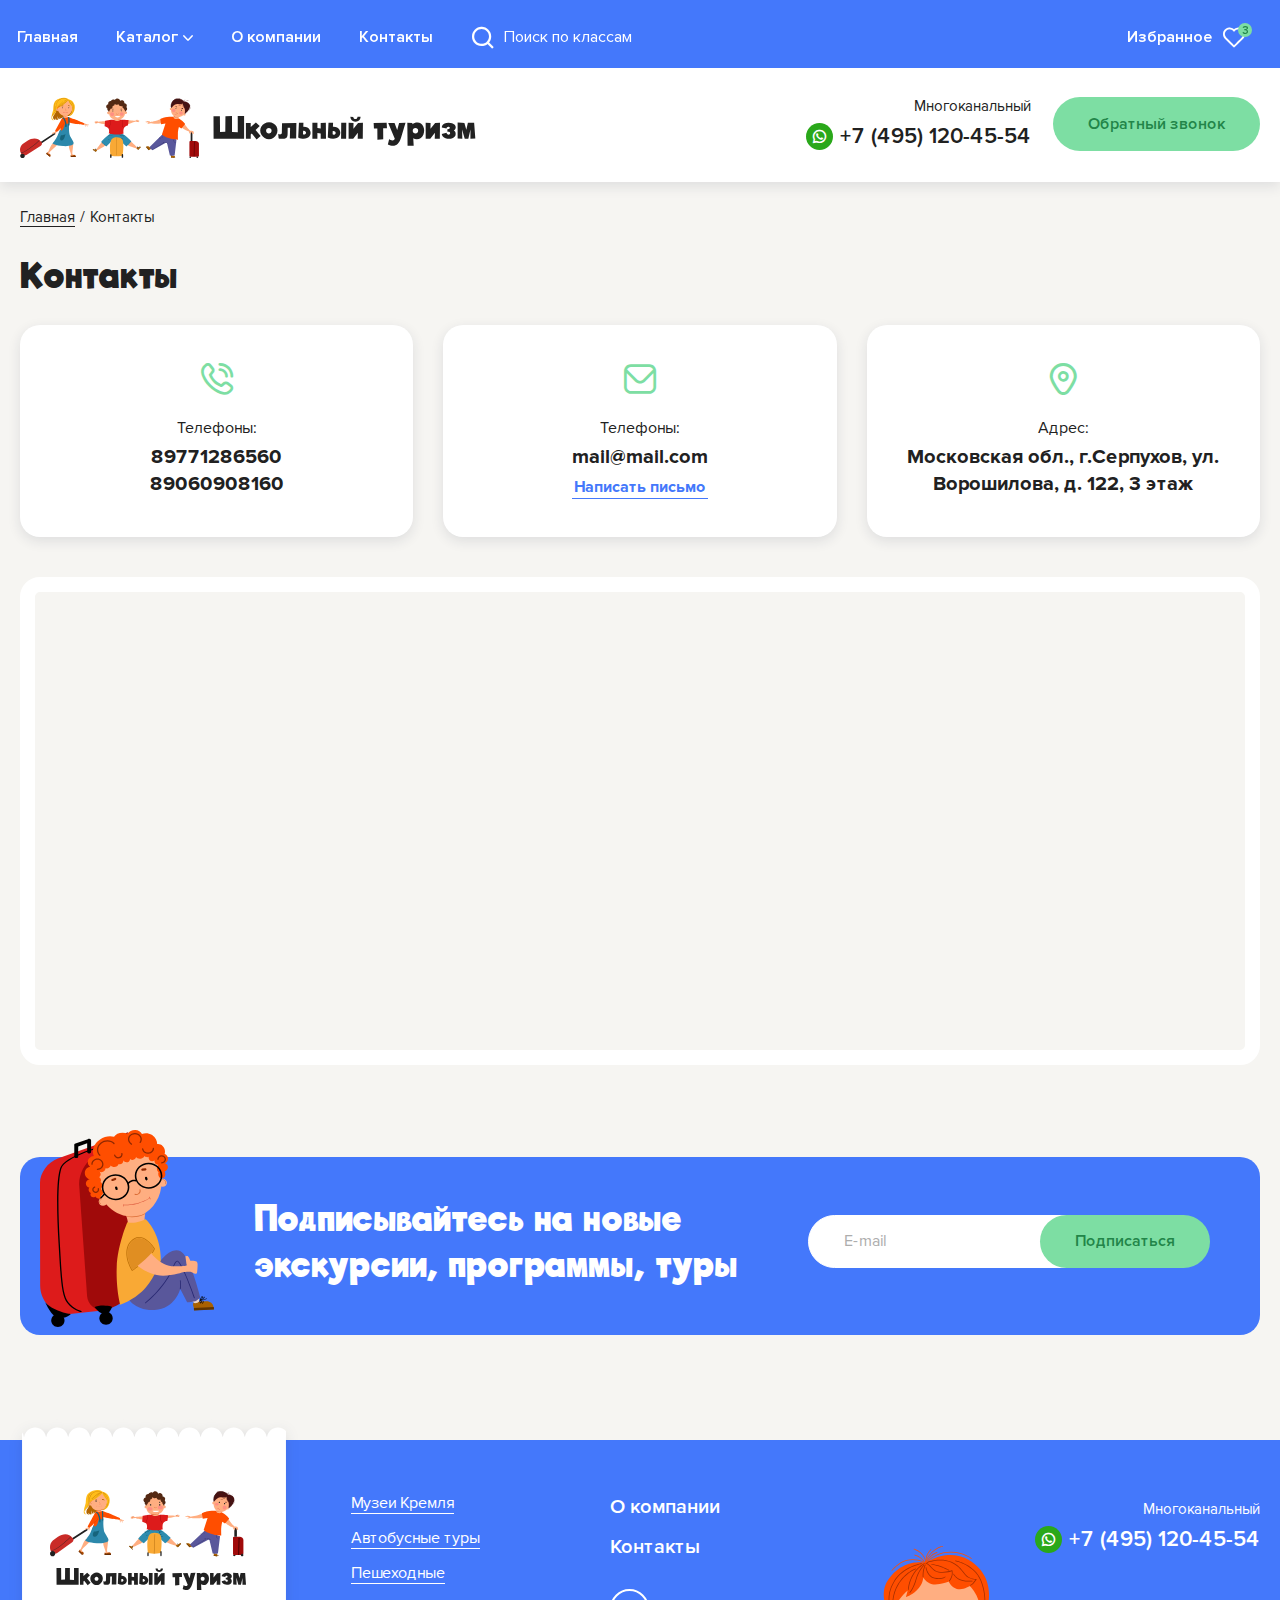
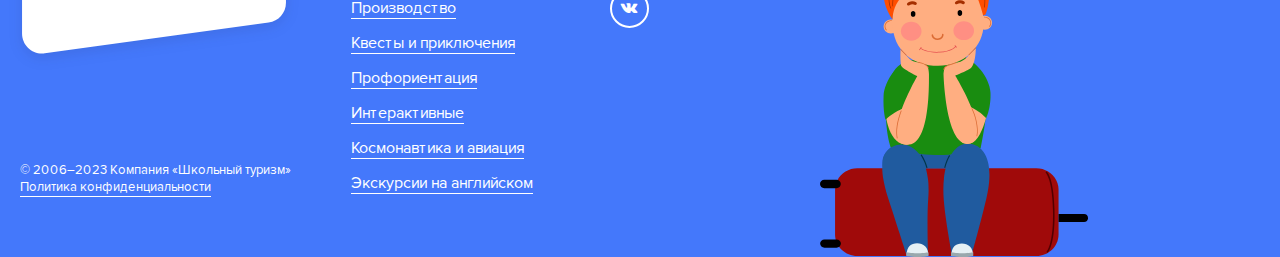
<file: contacts.html>
<!DOCTYPE html>
<html lang="ru">

<head>
	<title>Контакты</title>
	<meta charset="UTF-8">
	<meta name="format-detection" content="telephone=no">
	<!-- <style>body{opacity: 0;}</style> -->
	<link rel="stylesheet" href="css/style.min.css?_v=20230805150549">
	<link rel="shortcut icon" href="favicon.ico">
	<!-- <meta name="robots" content="noindex, nofollow"> -->
	<meta name="viewport" content="width=device-width, initial-scale=1.0">
</head>

<body>
	<div class="wrapper">
		<header class="header">
			<div class="header__top top-header">
				<div class="top-header__bg"></div>
				<div class="top-header__container">
					<div class="top-header__content">
						<div class="header__menu menu">
							<div type="button" class="menu__icons">
								<button class="menu__icon"><span></span></button>
							</div>
							<nav class="menu__body">
								<div class="menu__body-content">
									<div class="menu__search search-menu">
										<div class="search-menu__inputs">
											<button type="button" class="search-menu__icon _icon-search"></button>
											<input autocomplete="off" type="text" name="form[]" placeholder="Поиск по классам">
										</div>
									</div>
									<ul>
										<li class="menu__item">
											<a href="#" class="menu__link"><span>Главная</span></a>
										</li>
										<li class="menu-button">
											<button type="button" class="menu__link _icon-arrow"><span>Каталог</span></button>
										</li>
										<li class="menu__item">
											<a href="#" class="menu__link"><span>О компании</span></a>
										</li>
										<li class="menu__item">
											<a href="#" class="menu__link"><span>Контакты</span></a>
										</li>
									</ul>
								</div>
							</nav>
						</div>
						<div class="header__search search-header">
							<div class="search-header__inputs">
								<button type="button" class="search-header__icon _icon-search"></button>
								<input autocomplete="off" type="text" name="form[]" placeholder="Поиск по классам">
							</div>
						</div>
					</div>
					<div class="top-header__favorites favorites-top-header">
						<a href="#" class="favorites-top-header__content">
							<span>Избранное</span>
							<div class="favorites-top-header__icon _icon-favorites">
								<div class="favorites-top-header__count">3</div>
							</div>
						</a>
					</div>
				</div>
				<div data-da=".menu-button, 991.98" class="menu__content">
					<div class="menu__container">
						<div class="menu__row">
							<div class="menu__column">
								<div class="menu__title">Экскурсии по классам</div>
								<ul>
									<li>
										<a href="#">1 класс</a>
									</li>
									<li>
										<a href="#">2 класс</a>
									</li>
									<li>
										<a href="#">3 класс</a>
									</li>
									<li>
										<a href="#">4 класс</a>
									</li>
									<li>
										<a href="#">5 класс</a>
									</li>
									<li>
										<a href="#">6 класс</a>
									</li>
									<li>
										<a href="#">7 класс</a>
									</li>
									<li>
										<a href="#">8 класс</a>
									</li>
									<li>
										<a href="#">9 класс</a>
									</li>
									<li>
										<a href="#">10 класс</a>
									</li>
									<li>
										<a href="#">11 класс</a>
									</li>
								</ul>
							</div>
							<div class="menu__column">
								<div class="menu__title">По школьным предметам</div>
								<ul>
									<li>
										<a href="#">Астрономия</a>
									</li>
									<li>
										<a href="#">Биология</a>
									</li>
									<li>
										<a href="#">География/Страноведение</a>
									</li>
									<li>
										<a href="#">ИЗО (Изобразительноеискусство)</a>
									</li>
									<li>
										<a href="#">Информатика</a>
									</li>
									<li>
										<a href="#">Иностранный язык</a>
									</li>
									<li>
										<a href="#">История</a>
									</li>
									<li>
										<a href="#">МХК</a>
									</li>
									<li>
										<a href="#">Музыка</a>
									</li>
									<li>
										<a href="#">Обществознание</a>
									</li>
									<li>
										<a href="#">ОБЖ</a>
									</li>
									<li>
										<a href="#">Основы религиозной культуры</a>
									</li>
									<li>
										<a href="#">Природоведение /Окружающий мир</a>
									</li>
									<li>
										<a href="#">Русский язык и литература</a>
									</li>
									<li>
										<a href="#">Физика</a>
									</li>
									<li>
										<a href="#">Химия</a>
									</li>
									<li>
										<a href="#">Экология</a>
									</li>
								</ul>
							</div>
							<div class="menu__column">
								<div class="menu__title">Экскурсии по тематике</div>
								<ul>
									<li>
										<a href="#">Архитектурные</a>
									</li>
									<li>
										<a href="#">Военно-патриотические</a>
									</li>
									<li>
										<a href="#">Вузы</a>
									</li>
									<li>
										<a href="#">Выездные</a>
									</li>
									<li>
										<a href="#">Естественно-научные</a>
									</li>
									<li>
										<a href="#">За кулисами театров</a>
									</li>
									<li>
										<a href="#">Исторические</a>
									</li>
									<li>
										<a href="#">Кино– и звукостудии</a>
									</li>
									<li>
										<a href="#">Литературные</a>
									</li>
									<li>
										<a href="#">Мастер-классы</a>
									</li>
									<li>
										<a href="#">Музыкальные</a>
									</li>
									<li>
										<a href="#">Народные промыслы</a>
									</li>
									<li>
										<a href="#">Офисы</a>
									</li>
									<li>
										<a href="#">Природа: животные и экология</a>
									</li>
									<li>
										<a href="#">Религия</a>
									</li>
									<li>
										<a href="#">Спорт и стадионы</a>
									</li>
									<li>
										<a href="#">Технические</a>
									</li>
								</ul>
							</div>
							<div class="menu__column">
								<div class="menu__title">Популярные экскурсии</div>
								<ul>
									<li>
										<a href="#">Популярные экскурсии</a>
									</li>
									<li>
										<a href="#">Музеи Кремля</a>
									</li>
									<li>
										<a href="#">Автобусные: обзорныеи тематические</a>
									</li>
									<li>
										<a href="#">Пешеходные</a>
									</li>
									<li>
										<a href="#">Производство</a>
									</li>
									<li>
										<a href="#">Квесты и приключения</a>
									</li>
									<li>
										<a href="#">Профориентация</a>
									</li>
									<li>
										<a href="#">Интерактивные</a>
									</li>
									<li>
										<a href="#">Космонавтика и авиация</a>
									</li>
									<li>
										<a href="#">Экскурсии на английском</a>
									</li>
								</ul>
							</div>
						</div>
					</div>
				</div>
			</div>
			<div class="header__bottom bottom-header">
				<div class="bottom-header__container">
					<a href="#" class="bottom-header__logo">
						<img class="bottom-header__logo-desc" src="img/icons/logo.svg" alt>
						<img class="bottom-header__logo-mob" src="img/icons/logo-mob.svg" alt>
					</a>
					<div class="bottom-header__contacts-mob contacts">
						<div class="contacts__phone">
							<span>Многоканальный</span>
							<a href="tel:74951204554" class="contacts__link">
								<div class="contacts__icon _icon-whatsapp"></div>
								+7 (495) 120-45-54
							</a>
						</div>
					</div>
					<div data-da=".menu__body-content, 991.98" class="bottom-header__contacts contacts">
						<div class="contacts__phone">
							<span>Многоканальный</span>
							<a href="tel:74951204554" class="contacts__link">
								<div class="contacts__icon _icon-whatsapp"></div>
								+7 (495) 120-45-54
							</a>
						</div>
						<a href="#" data-popup="#call" class="contacts__button button">Обратный звонок</a>
					</div>
				</div>
			</div>
		</header>
		<main class="page">
			<div class="breadcrambs">
				<div class="breadcrambs__container">
					<div class="breadcrambs__content">
						<ul>
							<li><a href="#">Главная</a></li>
							<span>/</span>
							<li><span>Контакты</span></li>
						</ul>
					</div>
				</div>
			</div>
			<div class="page__main-contacts main-contacts">
				<div class="main-contacts__container">
					<div class="main-contacts__top">
						<div class="main-contacts__text">
							<h1>Контакты</h1>
						</div>
					</div>
					<div class="main-contacts__body">
						<div class="main-contacts__content">
							<div class="main-contacts__column">
								<div class="main-contacts__item">
									<div class="main-contacts__icon _icon-phone"></div>
									<div class="main-contacts__desc">
										<div class="main-contacts__title">Телефоны:</div>
										<a href="tel:89771286560">89771286560</a>
										<a href="tel:89771286560">89060908160</a>
									</div>
								</div>
							</div>
							<div class="main-contacts__column">
								<div class="main-contacts__item">
									<div class="main-contacts__icon _icon-email"></div>
									<div class="main-contacts__desc">
										<div class="main-contacts__title">Телефоны:</div>
										<div class="main-contacts__subtitle">mail@mail.com</div>
										<a href="mailto:mail@mail.com" class="white-letter">Написать письмо</a>
									</div>
								</div>
							</div>
							<div class="main-contacts__column">
								<div class="main-contacts__item">
									<div class="main-contacts__icon _icon-location"></div>
									<div class="main-contacts__desc">
										<div class="main-contacts__title">Адрес:</div>
										<div class="main-contacts__subtitle">Московская обл., г.Серпухов,
											ул. Ворошилова, д. 122, 3 этаж
										</div>
									</div>
								</div>
							</div>
						</div>
						<div id="map" class="main-contacts__map">
							<iframe src="https://www.google.com/maps/embed?pb=!1m18!1m12!1m3!1d2293.0455518175595!2d37.429885212508395!3d54.91967277267371!2m3!1f0!2f0!3f0!3m2!1i1024!2i768!4f13.1!3m3!1m2!1s0x4135115c5a4ea179%3A0x7c53a572a9646ff6!2z0YPQuy4g0JLQvtGA0L7RiNC40LvQvtCy0LAsIDEyMiwg0KHQtdGA0L_Rg9GF0L7Qsiwg0JzQvtGB0LrQvtCy0YHQutCw0Y8g0L7QsdC7Liwg0KDQvtGB0YHQuNGPLCAxNDIyMDM!5e0!3m2!1sru!2sby!4v1687307882399!5m2!1sru!2sby" allowfullscreen loading="lazy" referrerpolicy="no-referrer-when-downgrade"></iframe>
						</div>
					</div>
				</div>
			</div>
			<div class="page__subscribe subscribe">
				<div class="subscribe__container">
					<div class="subscribe__content">
						<div class="subscribe__image">
							<img src="img/icons/children.svg" alt>
						</div>
						<div class="subscribe__title">
							<div class="h1">Подписывайтесь на новые экскурсии,<br> программы, туры</div>
							<form action="#" class="subscribe__form">
								<div class="subscribe__input">
									<input data-required data-validate autocomplete="off" type="text" name="form[]" placeholder="E-mail">
									<button type="submit" class="subscribe__button button">Подписаться</button>
								</div>
							</form>
						</div>
					</div>
				</div>
			</div>
		</main>
		<footer class="footer">
			<div class="footer__bg"></div>
			<div class="footer__container">
				<div class="footer__icon">
					<img src="img/icons/children-2.svg" alt>
				</div>
				<div class="footer__left">
					<a href="#" class="footer__logo">
						<img src="img/icons/logo-mob.svg" alt>
					</a>
					<div class="footer__copy">
						© 2006–2023 Компания «Школьный туризм»
						<a href="#">Политика конфиденциальности</a>
					</div>
				</div>
				<div class="footer__center">
					<div class="footer__menu">
						<ul>
							<li>
								<a data-text="Музеи Кремля" href="#">Музеи Кремля</a>
							</li>
							<li>
								<a data-text="Автобусные туры" href="#">Автобусные туры</a>
							</li>
							<li>
								<a data-text="Пешеходные" href="#">Пешеходные</a>
							</li>
							<li>
								<a data-text="Производство" href="#">Производство</a>
							</li>
							<li>
								<a data-text="Квесты и приключения" href="#">Квесты и приключения</a>
							</li>
							<li>
								<a data-text="Профориентация" href="#">Профориентация</a>
							</li>
							<li>
								<a data-text="Интерактивные" href="#">Интерактивные</a>
							</li>
							<li>
								<a data-text="Космонавтика и авиация" href="#">Космонавтика и авиация</a>
							</li>
							<li>
								<a data-text="Экскурсии на английском" href="#">Экскурсии на английском</a>
							</li>
						</ul>
					</div>
					<div class="footer__main-menu">
						<ul>
							<li>
								<a href="#">О компании</a>
							</li>
							<li>
								<a href="#">Контакты</a>
							</li>
						</ul>
						<a href="#" class="footer__social _icon-vk"></a>
					</div>
				</div>
				<div data-da=".footer__main-menu, 991.98, first" class="footer__contacts contacts">
					<div class="contacts__phone">
						<span>Многоканальный</span>
						<a href="tel:74951204554" class="contacts__link">
							<div class="contacts__icon _icon-whatsapp"></div>
							+7 (495) 120-45-54
						</a>
					</div>
				</div>
			</div>
		</footer>
	</div>
	<div id="call" aria-hidden="true" class="popup call">
		<div class="popup__wrapper">
			<div class="popup__content">
				<button data-close type="button" class="popup__close _icon-close"></button>
				<div class="popup__body">
					<h2>Заказать обратный звонок</h2>
					<form action="#" class="popup__form form-popup">
						<div class="form-popup__inputs">
							<div class="form-popup__input">
								<label for="name">Имя, фамилия:</label>
								<input data-required id="name" autocomplete="off" type="text" name="form[]" placeholder="Иван Иванов" class="input">
							</div>
						</div>
						<div class="form-popup__inputs">
							<div class="form-popup__input">
								<label for="tel">Номер телефона:</label>
								<input data-required id="tel" autocomplete="off" type="tel" name="form[]" placeholder="+7" class="input tel">
							</div>
						</div>
						<div class="form-popup__checkbox checkbox">
							<input data-required id="c_1" class="checkbox__input" type="checkbox" value="1" name="form[]">
							<label for="c_1" class="checkbox__label"></label>
							<span class="checkbox__text">
								Я даю свое согласие на обработку
								<a href="#">персональных данных</a>
							</span>
						</div>
						<button type="submit" class="form-popup__button button">Заказать звонок</button>
					</form>
				</div>
			</div>
		</div>
	</div>

	<script src="js/app.min.js?_v=20230805150549"></script>
</body>

</html>
</file>
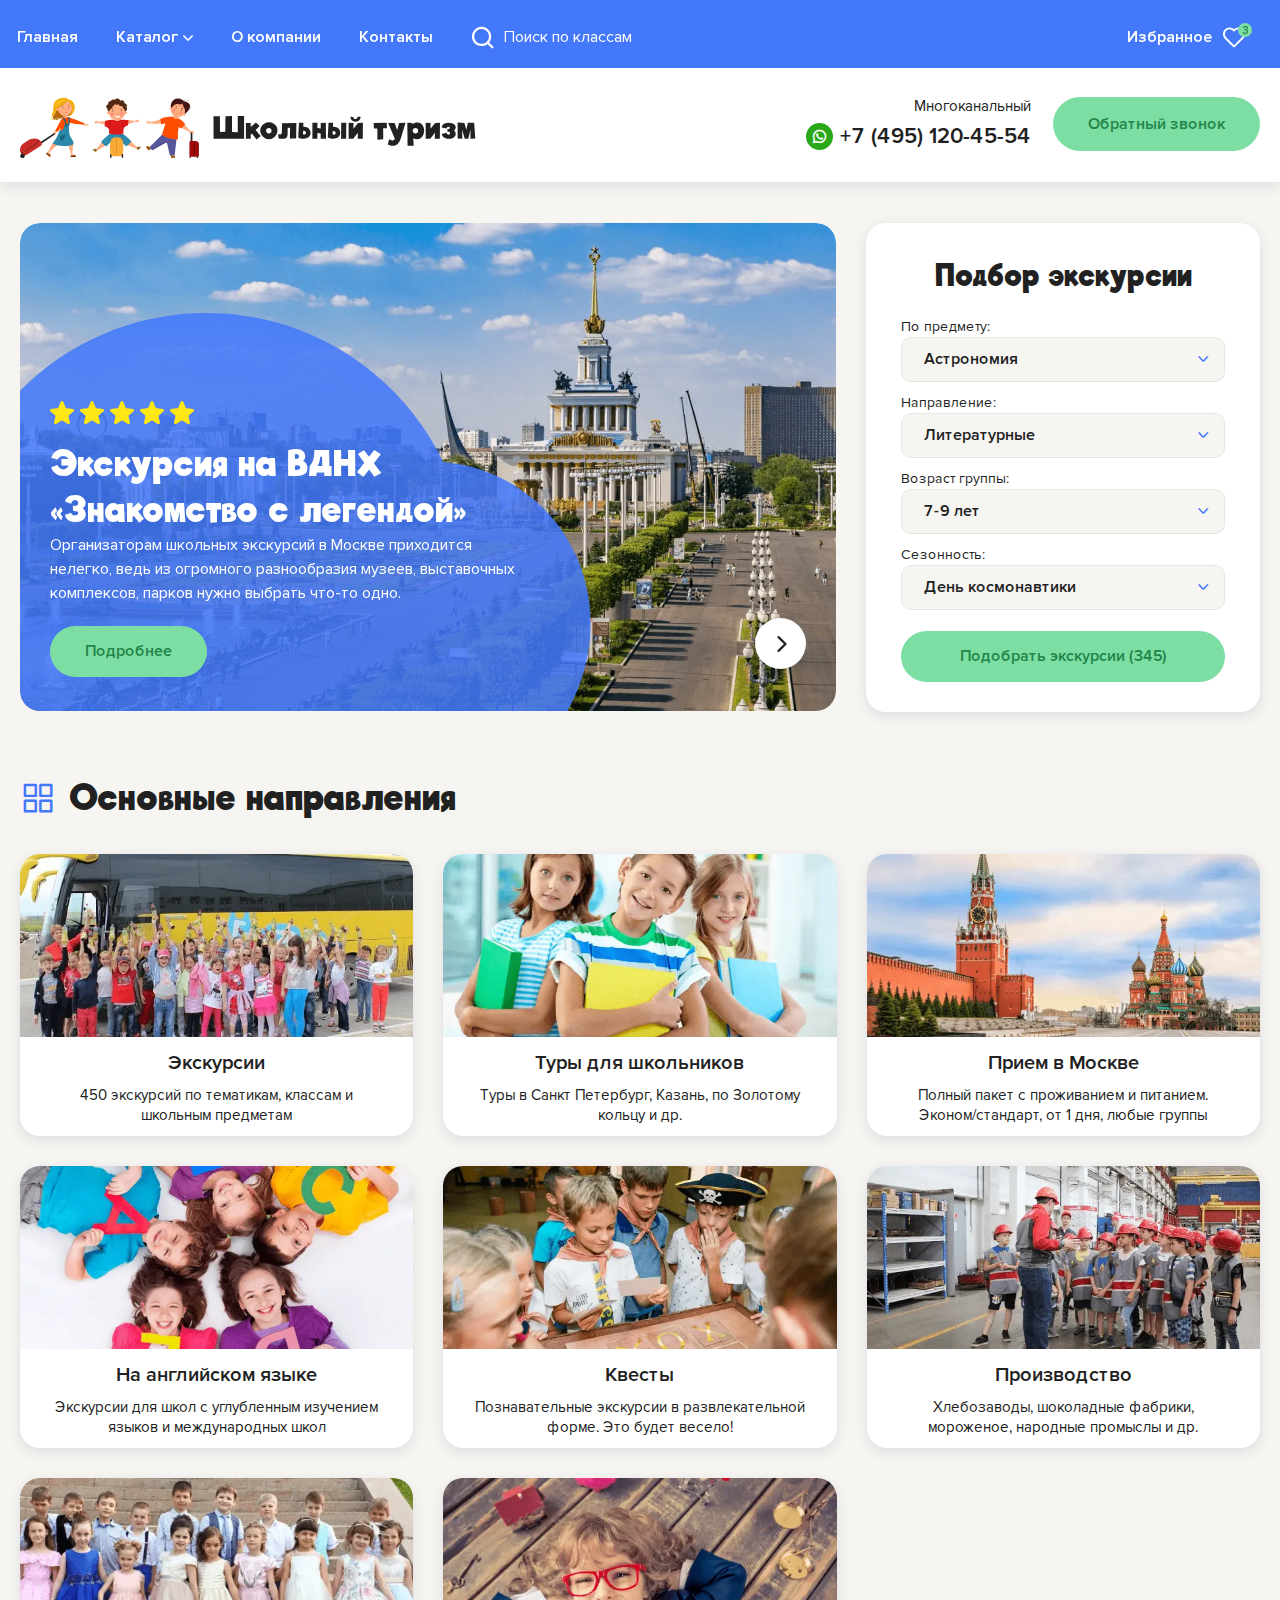
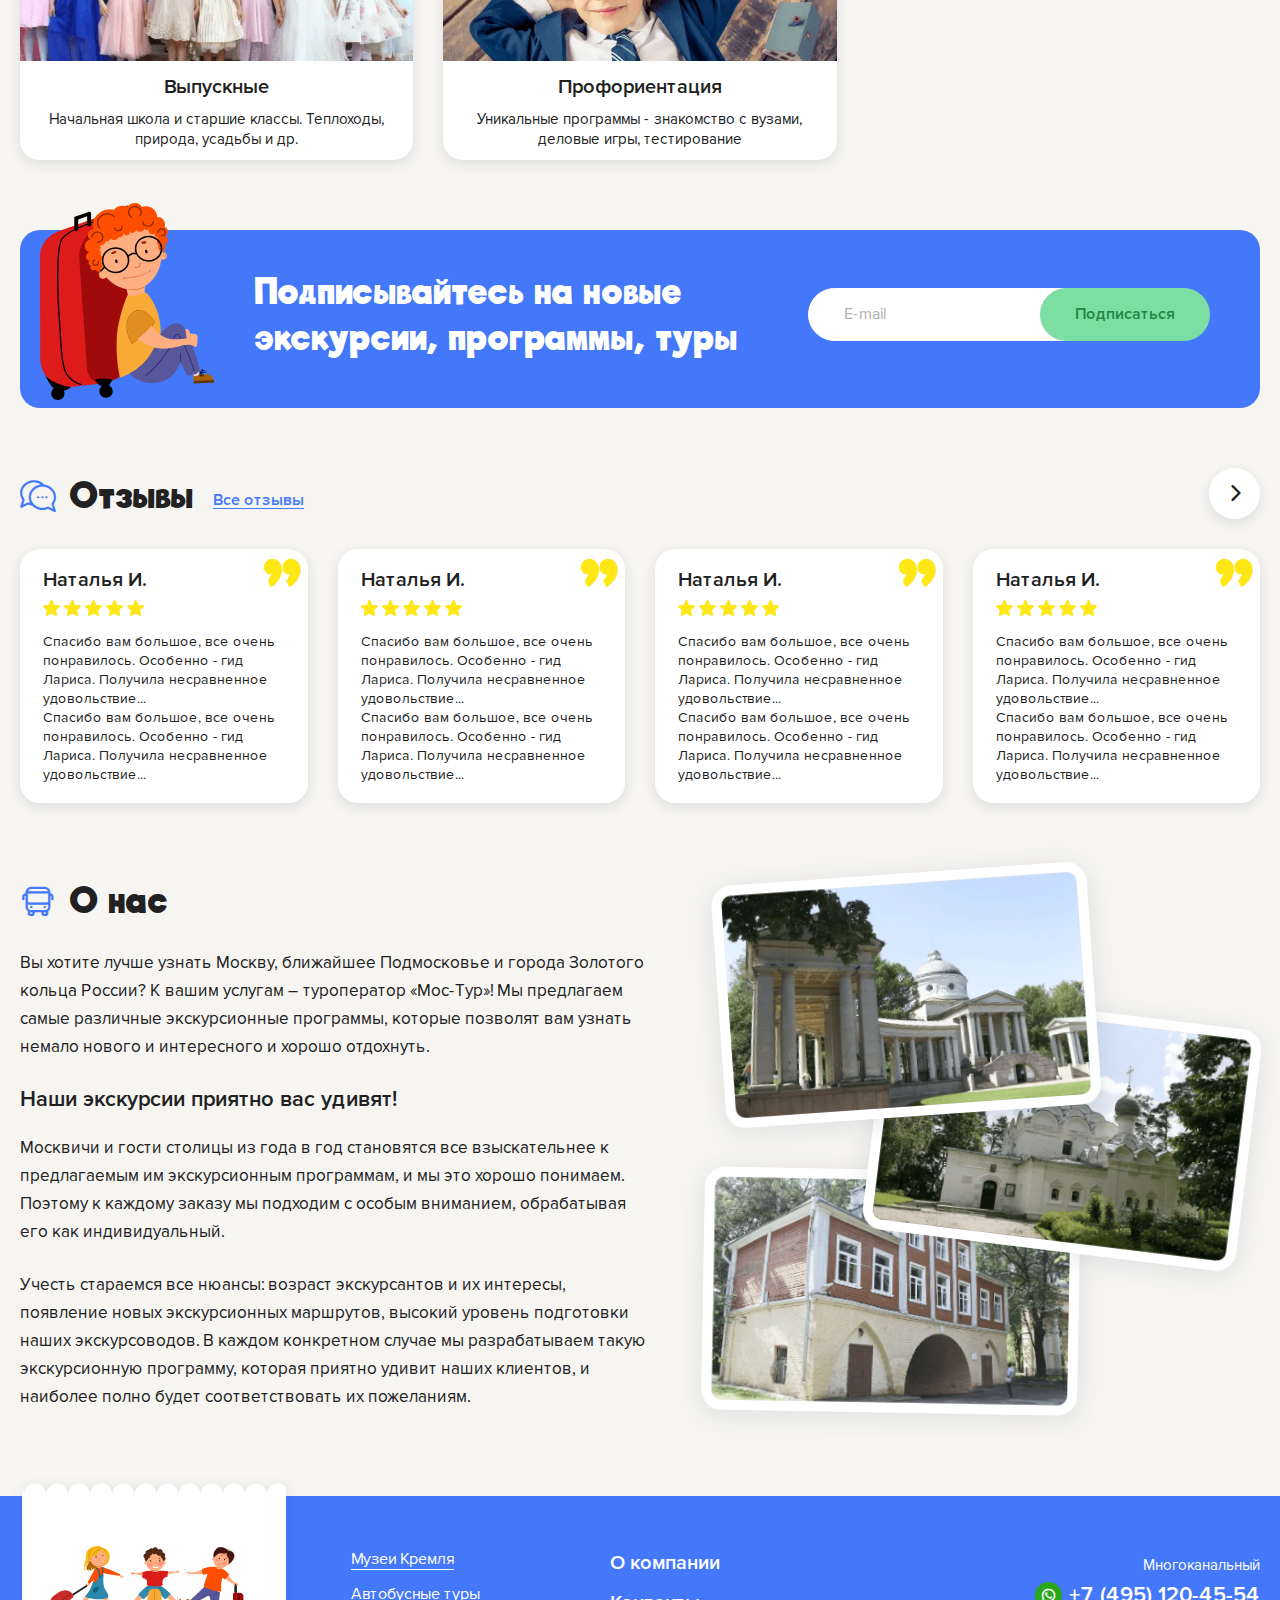
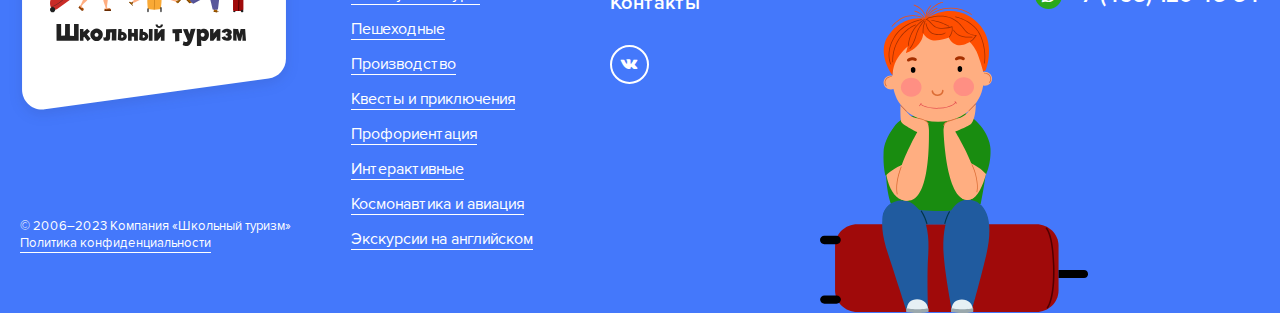
<file: home.html>
<!DOCTYPE html>
<html lang="ru">

<head>
	<title>Главная</title>
	<meta charset="UTF-8">
	<meta name="format-detection" content="telephone=no">
	<!-- <style>body{opacity: 0;}</style> -->
	<link rel="stylesheet" href="css/style.min.css?_v=20230805150549">
	<link rel="shortcut icon" href="favicon.ico">
	<!-- <meta name="robots" content="noindex, nofollow"> -->
	<meta name="viewport" content="width=device-width, initial-scale=1.0">
</head>

<body>
	<div class="wrapper">
		<header class="header">
			<div class="header__top top-header">
				<div class="top-header__bg"></div>
				<div class="top-header__container">
					<div class="top-header__content">
						<div class="header__menu menu">
							<div type="button" class="menu__icons">
								<button class="menu__icon"><span></span></button>
							</div>
							<nav class="menu__body">
								<div class="menu__body-content">
									<div class="menu__search search-menu">
										<div class="search-menu__inputs">
											<button type="button" class="search-menu__icon _icon-search"></button>
											<input autocomplete="off" type="text" name="form[]" placeholder="Поиск по классам">
										</div>
									</div>
									<ul>
										<li class="menu__item">
											<a href="#" class="menu__link"><span>Главная</span></a>
										</li>
										<li class="menu-button">
											<button type="button" class="menu__link _icon-arrow"><span>Каталог</span></button>
										</li>
										<li class="menu__item">
											<a href="#" class="menu__link"><span>О компании</span></a>
										</li>
										<li class="menu__item">
											<a href="#" class="menu__link"><span>Контакты</span></a>
										</li>
									</ul>
								</div>
							</nav>
						</div>
						<div class="header__search search-header">
							<div class="search-header__inputs">
								<button type="button" class="search-header__icon _icon-search"></button>
								<input autocomplete="off" type="text" name="form[]" placeholder="Поиск по классам">
							</div>
						</div>
					</div>
					<div class="top-header__favorites favorites-top-header">
						<a href="#" class="favorites-top-header__content">
							<span>Избранное</span>
							<div class="favorites-top-header__icon _icon-favorites">
								<div class="favorites-top-header__count">3</div>
							</div>
						</a>
					</div>
				</div>
				<div data-da=".menu-button, 991.98" class="menu__content">
					<div class="menu__container">
						<div class="menu__row">
							<div class="menu__column">
								<div class="menu__title">Экскурсии по классам</div>
								<ul>
									<li>
										<a href="#">1 класс</a>
									</li>
									<li>
										<a href="#">2 класс</a>
									</li>
									<li>
										<a href="#">3 класс</a>
									</li>
									<li>
										<a href="#">4 класс</a>
									</li>
									<li>
										<a href="#">5 класс</a>
									</li>
									<li>
										<a href="#">6 класс</a>
									</li>
									<li>
										<a href="#">7 класс</a>
									</li>
									<li>
										<a href="#">8 класс</a>
									</li>
									<li>
										<a href="#">9 класс</a>
									</li>
									<li>
										<a href="#">10 класс</a>
									</li>
									<li>
										<a href="#">11 класс</a>
									</li>
								</ul>
							</div>
							<div class="menu__column">
								<div class="menu__title">По школьным предметам</div>
								<ul>
									<li>
										<a href="#">Астрономия</a>
									</li>
									<li>
										<a href="#">Биология</a>
									</li>
									<li>
										<a href="#">География/Страноведение</a>
									</li>
									<li>
										<a href="#">ИЗО (Изобразительноеискусство)</a>
									</li>
									<li>
										<a href="#">Информатика</a>
									</li>
									<li>
										<a href="#">Иностранный язык</a>
									</li>
									<li>
										<a href="#">История</a>
									</li>
									<li>
										<a href="#">МХК</a>
									</li>
									<li>
										<a href="#">Музыка</a>
									</li>
									<li>
										<a href="#">Обществознание</a>
									</li>
									<li>
										<a href="#">ОБЖ</a>
									</li>
									<li>
										<a href="#">Основы религиозной культуры</a>
									</li>
									<li>
										<a href="#">Природоведение /Окружающий мир</a>
									</li>
									<li>
										<a href="#">Русский язык и литература</a>
									</li>
									<li>
										<a href="#">Физика</a>
									</li>
									<li>
										<a href="#">Химия</a>
									</li>
									<li>
										<a href="#">Экология</a>
									</li>
								</ul>
							</div>
							<div class="menu__column">
								<div class="menu__title">Экскурсии по тематике</div>
								<ul>
									<li>
										<a href="#">Архитектурные</a>
									</li>
									<li>
										<a href="#">Военно-патриотические</a>
									</li>
									<li>
										<a href="#">Вузы</a>
									</li>
									<li>
										<a href="#">Выездные</a>
									</li>
									<li>
										<a href="#">Естественно-научные</a>
									</li>
									<li>
										<a href="#">За кулисами театров</a>
									</li>
									<li>
										<a href="#">Исторические</a>
									</li>
									<li>
										<a href="#">Кино– и звукостудии</a>
									</li>
									<li>
										<a href="#">Литературные</a>
									</li>
									<li>
										<a href="#">Мастер-классы</a>
									</li>
									<li>
										<a href="#">Музыкальные</a>
									</li>
									<li>
										<a href="#">Народные промыслы</a>
									</li>
									<li>
										<a href="#">Офисы</a>
									</li>
									<li>
										<a href="#">Природа: животные и экология</a>
									</li>
									<li>
										<a href="#">Религия</a>
									</li>
									<li>
										<a href="#">Спорт и стадионы</a>
									</li>
									<li>
										<a href="#">Технические</a>
									</li>
								</ul>
							</div>
							<div class="menu__column">
								<div class="menu__title">Популярные экскурсии</div>
								<ul>
									<li>
										<a href="#">Популярные экскурсии</a>
									</li>
									<li>
										<a href="#">Музеи Кремля</a>
									</li>
									<li>
										<a href="#">Автобусные: обзорныеи тематические</a>
									</li>
									<li>
										<a href="#">Пешеходные</a>
									</li>
									<li>
										<a href="#">Производство</a>
									</li>
									<li>
										<a href="#">Квесты и приключения</a>
									</li>
									<li>
										<a href="#">Профориентация</a>
									</li>
									<li>
										<a href="#">Интерактивные</a>
									</li>
									<li>
										<a href="#">Космонавтика и авиация</a>
									</li>
									<li>
										<a href="#">Экскурсии на английском</a>
									</li>
								</ul>
							</div>
						</div>
					</div>
				</div>
			</div>
			<div class="header__bottom bottom-header">
				<div class="bottom-header__container">
					<a href="#" class="bottom-header__logo">
						<img class="bottom-header__logo-desc" src="img/icons/logo.svg" alt>
						<img class="bottom-header__logo-mob" src="img/icons/logo-mob.svg" alt>
					</a>
					<div class="bottom-header__contacts-mob contacts">
						<div class="contacts__phone">
							<span>Многоканальный</span>
							<a href="tel:74951204554" class="contacts__link">
								<div class="contacts__icon _icon-whatsapp"></div>
								+7 (495) 120-45-54
							</a>
						</div>
					</div>
					<div data-da=".menu__body-content, 991.98" class="bottom-header__contacts contacts">
						<div class="contacts__phone">
							<span>Многоканальный</span>
							<a href="tel:74951204554" class="contacts__link">
								<div class="contacts__icon _icon-whatsapp"></div>
								+7 (495) 120-45-54
							</a>
						</div>
						<a href="#" data-popup="#call" class="contacts__button button">Обратный звонок</a>
					</div>
				</div>
			</div>
		</header>
		<main class="page">
			<div class="page__selecting-tour selecting-tour">
				<div class="selecting-tour__container">
					<div class="selecting-tour__swiper">
						<div class="selecting-tour__slider swiper">
							<div class="selecting-tour__wrapper swiper-wrapper">
								<div class="selecting-tour__slide slide-selecting-tour swiper-slide">
									<div class="slide-selecting-tour__item">
										<div class="slide-selecting-tour__image">
											<picture><source srcset="img/image-slider.webp" type="image/webp"><img src="img/image-slider.png" alt></picture>
										</div>
										<div class="slide-selecting-tour__content">
											<img class="slide-selecting-tour__img-desc" src="img/icons/cloud.svg" alt>
											<img class="slide-selecting-tour__img-mob" src="img/icons/cloud-mob.svg" alt>
											<div class="slide-selecting-tour__text">
												<div class="slide-selecting-tour__rating rating">
													<div class="rating__body">
														<div class="rating__line"></div>
														<div class="rating__activeline"></div>
														<div class="rating__stars">
															<input type="radio" class="rating__star" value="1" name="rating">
															<input type="radio" class="rating__star" value="2" name="rating">
															<input type="radio" class="rating__star" value="3" name="rating">
															<input type="radio" class="rating__star" value="4" name="rating">
															<input type="radio" class="rating__star" value="5" name="rating">
														</div>
														<input value="5" type="hidden" name="rating" class="input rating-input">
													</div>
												</div>
												<div class="h1">Экскурсия на ВДНХ «Знакомство с легендой»</div>
												<p>Организаторам школьных экскурсий в Москве приходится нелегко, ведь из огромного разнообразия музеев, выставочных комплексов, парков нужно выбрать что-то одно.</p>
												<a href="#" class="slide-selecting-tour__button button">Подробнее</a>
											</div>
										</div>
									</div>
								</div>
								<div class="selecting-tour__slide slide-selecting-tour swiper-slide">
									<div class="slide-selecting-tour__item">
										<div class="slide-selecting-tour__image">
											<picture><source srcset="img/image-slider.webp" type="image/webp"><img src="img/image-slider.png" alt></picture>
										</div>
										<div class="slide-selecting-tour__content">
											<img class="slide-selecting-tour__img-desc" src="img/icons/cloud.svg" alt>
											<img class="slide-selecting-tour__img-mob" src="img/icons/cloud-mob.svg" alt>
											<div class="slide-selecting-tour__text">
												<div class="slide-selecting-tour__rating rating">
													<div class="rating__body">
														<div class="rating__line"></div>
														<div class="rating__activeline"></div>
														<div class="rating__stars">
															<input type="radio" class="rating__star" value="1" name="rating">
															<input type="radio" class="rating__star" value="2" name="rating">
															<input type="radio" class="rating__star" value="3" name="rating">
															<input type="radio" class="rating__star" value="4" name="rating">
															<input type="radio" class="rating__star" value="5" name="rating">
														</div>
														<input value="5" type="hidden" name="rating" class="input rating-input">
													</div>
												</div>
												<div class="h1">Экскурсия на ВДНХ «Знакомство с легендой»</div>
												<p>Организаторам школьных экскурсий в Москве приходится нелегко, ведь из огромного разнообразия музеев, выставочных комплексов, парков нужно выбрать что-то одно.</p>
												<a href="#" class="slide-selecting-tour__button button">Подробнее</a>
											</div>
										</div>
									</div>
								</div>
								<div class="selecting-tour__slide slide-selecting-tour swiper-slide">
									<div class="slide-selecting-tour__item">
										<div class="slide-selecting-tour__image">
											<picture><source srcset="img/image-slider.webp" type="image/webp"><img src="img/image-slider.png" alt></picture>
										</div>
										<div class="slide-selecting-tour__content">
											<img class="slide-selecting-tour__img-desc" src="img/icons/cloud.svg" alt>
											<img class="slide-selecting-tour__img-mob" src="img/icons/cloud-mob.svg" alt>
											<div class="slide-selecting-tour__text">
												<div class="slide-selecting-tour__rating rating">
													<div class="rating__body">
														<div class="rating__line"></div>
														<div class="rating__activeline"></div>
														<div class="rating__stars">
															<input type="radio" class="rating__star" value="1" name="rating">
															<input type="radio" class="rating__star" value="2" name="rating">
															<input type="radio" class="rating__star" value="3" name="rating">
															<input type="radio" class="rating__star" value="4" name="rating">
															<input type="radio" class="rating__star" value="5" name="rating">
														</div>
														<input value="5" type="hidden" name="rating" class="input rating-input">
													</div>
												</div>
												<div class="h1">Экскурсия на ВДНХ «Знакомство с легендой»</div>
												<p>Организаторам школьных экскурсий в Москве приходится нелегко, ведь из огромного разнообразия музеев, выставочных комплексов, парков нужно выбрать что-то одно.</p>
												<a href="#" class="slide-selecting-tour__button button">Подробнее</a>
											</div>
										</div>
									</div>
								</div>
							</div>
							<div class="selecting-tour__arrow-prev arrow-prev _icon-arrow"></div>
							<div class="selecting-tour__arrow-next arrow-next _icon-arrow"></div>
						</div>
						<div class="selecting-tour__dotts dotts"></div>
					</div>
					<div class="selecting-tour__forms">
						<form action="#" method="#" class="selecting-tour__form form-selecting-tour">
							<div class="form-selecting-tour__item">
								<h2>Подбор экскурсии</h2>
								<div class="form-selecting-tour__selects">
									<div class="form-selecting-tour__select select">
										<label for="select_1">По предмету:</label>
										<div class="select__menu">
											<div class="select__btn">
												<div class="select__btntext">
													<input id="select_1" autocomplete="off" type="text" name="form[]" placeholder="Астрономия" value class="select__input">
												</div>
												<div class="select__icon _icon-arrow"></div>
											</div>
											<div class="select__body">
												<ul class="select__options">
													<li class="select__option">
														<div class="select__option-text">Астрономия1</div>
													</li>
													<li class="select__option">
														<div class="select__option-text">Астрономия2</div>
													</li>
													<li class="select__option">
														<div class="select__option-text">Астрономия3</div>
													</li>
													<li class="select__option">
														<div class="select__option-text">Астрономия4</div>
													</li>
													<li class="select__option">
														<div class="select__option-text">Астрономия5</div>
													</li>
													<li class="select__option">
														<div class="select__option-text">Астрономия6</div>
													</li>
													<li class="select__option">
														<div class="select__option-text">Астрономия7</div>
													</li>
													<li class="select__option">
														<div class="select__option-text">Астрономия8</div>
													</li>
												</ul>
											</div>
										</div>
									</div>
									<div class="form-selecting-tour__select select">
										<label for="select_2">Направление:</label>
										<div class="select__menu">
											<div class="select__btn">
												<div class="select__btntext">
													<input id="select_2" autocomplete="off" type="text" name="form[]" placeholder="Литературные" value class="select__input">
												</div>
												<div class="select__icon _icon-arrow"></div>
											</div>
											<div class="select__body">
												<ul class="select__options">
													<li class="select__option">
														<div class="select__option-text">Литературные1</div>
													</li>
													<li class="select__option">
														<div class="select__option-text">Литературные2</div>
													</li>
													<li class="select__option">
														<div class="select__option-text">Литературные3</div>
													</li>
													<li class="select__option">
														<div class="select__option-text">Литературные4</div>
													</li>
													<li class="select__option">
														<div class="select__option-text">Литературные5</div>
													</li>
													<li class="select__option">
														<div class="select__option-text">Литературные6</div>
													</li>
													<li class="select__option">
														<div class="select__option-text">Литературные7</div>
													</li>
													<li class="select__option">
														<div class="select__option-text">Литературные8</div>
													</li>
												</ul>
											</div>
										</div>
									</div>
									<div class="form-selecting-tour__select select">
										<label for="select_3">Возраст группы:</label>
										<div class="select__menu">
											<div class="select__btn">
												<div class="select__btntext">
													<input id="select_3" autocomplete="off" type="text" name="form[]" placeholder="7-9 лет" value class="select__input">
												</div>
												<div class="select__icon _icon-arrow"></div>
											</div>
											<div class="select__body">
												<ul class="select__options">
													<li class="select__option">
														<div class="select__option-text">7-9 лет</div>
													</li>
													<li class="select__option">
														<div class="select__option-text">9-10 лет</div>
													</li>
													<li class="select__option">
														<div class="select__option-text">11-12 лет</div>
													</li>
												</ul>
											</div>
										</div>
									</div>
									<div class="form-selecting-tour__select select">
										<label for="select_4">Сезонность:</label>
										<div class="select__menu">
											<div class="select__btn">
												<div class="select__btntext">
													<input id="select_4" autocomplete="off" type="text" name="form[]" placeholder="День космонавтики" value class="select__input">
												</div>
												<div class="select__icon _icon-arrow"></div>
											</div>
											<div class="select__body">
												<ul class="select__options">
													<li class="select__option">
														<div class="select__option-text">День космонавтики1</div>
													</li>
													<li class="select__option">
														<div class="select__option-text">День космонавтики2</div>
													</li>
													<li class="select__option">
														<div class="select__option-text">День космонавтики3</div>
													</li>
												</ul>
											</div>
										</div>
									</div>
								</div>
								<button type="submit" class="form-selecting-tour__button button">Подобрать экскурсии (345)</button>
							</div>
						</form>
					</div>
				</div>
			</div>
			<div class="page__main-directions main-directions">
				<div class="main-directions__container">
					<div class="main-directions__content">
						<div class="main-directions__top title">
							<div class="main-directions__text">
								<div class="h1 _icon-cubes">Основные направления</div>
							</div>
						</div>
						<div class="main-directions__body">
							<div class="main-directions__column">
								<a href="#" class="main-directions__item item-main-directions">
									<div class="item-main-directions__image">
										<picture><source data-srcset="img/image-1.webp" srcset="[data-uri]" type="image/webp"><img src="[data-uri]"  data-src="img/image-1.png" alt></picture>
									</div>
									<div class="item-main-directions__title">
										<h4>Экскурсии</h4>
										<p>450 экскурсий по тематикам, классам и школьным предметам</p>
									</div>
								</a>
							</div>
							<div class="main-directions__column">
								<a href="#" class="main-directions__item item-main-directions">
									<div class="item-main-directions__image">
										<picture><source data-srcset="img/image-2.webp" srcset="[data-uri]" type="image/webp"><img src="[data-uri]"  data-src="img/image-2.png" alt></picture>
									</div>
									<div class="item-main-directions__title">
										<h4>Туры для школьников</h4>
										<p>Туры в Санкт Петербург, Казань, по Золотому кольцу и др.</p>
									</div>
								</a>
							</div>
							<div class="main-directions__column">
								<a href="#" class="main-directions__item item-main-directions">
									<div class="item-main-directions__image">
										<picture><source data-srcset="img/image-3.webp" srcset="[data-uri]" type="image/webp"><img src="[data-uri]"  data-src="img/image-3.png" alt></picture>
									</div>
									<div class="item-main-directions__title">
										<h4>Прием в Москве</h4>
										<p>Полный пакет с проживанием и питанием. Эконом/стандарт, от 1 дня, любые группы</p>
									</div>
								</a>
							</div>
							<div class="main-directions__column">
								<a href="#" class="main-directions__item item-main-directions">
									<div class="item-main-directions__image">
										<picture><source data-srcset="img/image-4.webp" srcset="[data-uri]" type="image/webp"><img src="[data-uri]"  data-src="img/image-4.png" alt></picture>
									</div>
									<div class="item-main-directions__title">
										<h4>На английском языке</h4>
										<p>Экскурсии для школ с углубленным изучением языков и международных школ</p>
									</div>
								</a>
							</div>
							<div class="main-directions__column">
								<a href="#" class="main-directions__item item-main-directions">
									<div class="item-main-directions__image">
										<picture><source data-srcset="img/image-5.webp" srcset="[data-uri]" type="image/webp"><img src="[data-uri]"  data-src="img/image-5.png" alt></picture>
									</div>
									<div class="item-main-directions__title">
										<h4>Квесты</h4>
										<p>Познавательные экскурсии в развлекательной форме. Это будет весело!</p>
									</div>
								</a>
							</div>
							<div class="main-directions__column">
								<a href="#" class="main-directions__item item-main-directions">
									<div class="item-main-directions__image">
										<picture><source data-srcset="img/image-6.webp" srcset="[data-uri]" type="image/webp"><img src="[data-uri]"  data-src="img/image-6.png" alt></picture>
									</div>
									<div class="item-main-directions__title">
										<h4>Производство</h4>
										<p>Хлебозаводы, шоколадные фабрики, мороженое, народные промыслы и др.</p>
									</div>
								</a>
							</div>
							<div class="main-directions__column">
								<a href="#" class="main-directions__item item-main-directions">
									<div class="item-main-directions__image">
										<picture><source data-srcset="img/image-7.webp" srcset="[data-uri]" type="image/webp"><img src="[data-uri]"  data-src="img/image-7.png" alt></picture>
									</div>
									<div class="item-main-directions__title">
										<h4>Выпускные</h4>
										<p>Начальная школа и старшие классы. Теплоходы, природа, усадьбы и др.</p>
									</div>
								</a>
							</div>
							<div class="main-directions__column">
								<a href="#" class="main-directions__item item-main-directions">
									<div class="item-main-directions__image">
										<picture><source data-srcset="img/image-8.webp" srcset="[data-uri]" type="image/webp"><img src="[data-uri]"  data-src="img/image-8.png" alt></picture>
									</div>
									<div class="item-main-directions__title">
										<h4>Профориентация</h4>
										<p>
											Уникальные программы - знакомство с вузами, деловые игры, тестирование
										</p>
									</div>
								</a>
							</div>
						</div>
					</div>
				</div>
			</div>
			<div class="page__subscribe subscribe">
				<div class="subscribe__container">
					<div class="subscribe__content">
						<div class="subscribe__image">
							<img data-src="img/icons/children.svg" alt>
						</div>
						<div class="subscribe__title">
							<div class="h1">Подписывайтесь на новые экскурсии,<br> программы, туры</div>
							<form action="#" method="#" class="subscribe__form">
								<div class="subscribe__input">
									<input data-required data-validate autocomplete="off" type="text" name="form[]" placeholder="E-mail">
									<button type="submit" class="subscribe__button button">Подписаться</button>
								</div>
							</form>
						</div>
					</div>
				</div>
			</div>
			<div class="page__reviews reviews">
				<div class="reviews__container">
					<div class="reviews__content">
						<div class="reviews__top title">
							<div class="reviews__text">
								<div class="h1 _icon-reviews">Отзывы</div>
								<a href="#">Все отзывы</a>
							</div>
							<div class="reviews__arrows">
								<div class="reviews__arrow-prev arrow-prev _icon-arrow"></div>
								<div class="reviews__arrow-next arrow-next _icon-arrow"></div>
							</div>
						</div>
						<div class="reviews__body">
							<div class="reviews__slider swiper">
								<div class="reviews__wrapper swiper-wrapper">
									<div class="reviews__slide swiper-slide">
										<div class="reviews__item item-reviews">
											<div class="item-reviews__quotes _icon-quotes"></div>
											<div class="item-reviews__content">
												<div class="item-reviews__top">
													<h4>Наталья И.</h4>
													<div class="item-reviews__rating rating">
														<div class="rating__body">
															<div class="rating__line"></div>
															<div class="rating__activeline"></div>
															<div class="rating__stars">
																<input type="radio" class="rating__star" value="1" name="rating">
																<input type="radio" class="rating__star" value="2" name="rating">
																<input type="radio" class="rating__star" value="3" name="rating">
																<input type="radio" class="rating__star" value="4" name="rating">
																<input type="radio" class="rating__star" value="5" name="rating">
															</div>
															<input value="5" type="hidden" name="rating" class="input rating-input">
														</div>
													</div>
												</div>
												<div data-showmore class="item-reviews__showmore">
													<div data-showmore-content="76" class="item-reviews__showmore-content">
														Спасибо вам большое, все очень понравилось. Особенно - гид Лариса. Получила несравненное удовольствие...
														<br>
														Спасибо вам большое, все очень понравилось. Особенно - гид Лариса. Получила несравненное удовольствие...
													</div>
													<button hidden data-showmore-button type="button" class="item-reviews__more">
														<span>Читать полностью</span>
														<span>Скрыть</span>
													</button>
												</div>
											</div>
										</div>
									</div>
									<div class="reviews__slide swiper-slide">
										<div class="reviews__item item-reviews">
											<div class="item-reviews__quotes _icon-quotes"></div>
											<div class="item-reviews__content">
												<div class="item-reviews__top">
													<h4>Наталья И.</h4>
													<div class="item-reviews__rating rating">
														<div class="rating__body">
															<div class="rating__line"></div>
															<div class="rating__activeline"></div>
															<div class="rating__stars">
																<input type="radio" class="rating__star" value="1" name="rating">
																<input type="radio" class="rating__star" value="2" name="rating">
																<input type="radio" class="rating__star" value="3" name="rating">
																<input type="radio" class="rating__star" value="4" name="rating">
																<input type="radio" class="rating__star" value="5" name="rating">
															</div>
															<input value="5" type="hidden" name="rating" class="input rating-input">
														</div>
													</div>
												</div>
												<div data-showmore class="item-reviews__showmore">
													<div data-showmore-content="76" class="item-reviews__showmore-content">
														Спасибо вам большое, все очень понравилось. Особенно - гид Лариса. Получила несравненное удовольствие...
														<br>
														Спасибо вам большое, все очень понравилось. Особенно - гид Лариса. Получила несравненное удовольствие...
													</div>
													<button hidden data-showmore-button type="button" class="item-reviews__more">
														<span>Читать полностью</span>
														<span>Скрыть</span>
													</button>
												</div>
											</div>
										</div>
									</div>
									<div class="reviews__slide swiper-slide">
										<div class="reviews__item item-reviews">
											<div class="item-reviews__quotes _icon-quotes"></div>
											<div class="item-reviews__content">
												<div class="item-reviews__top">
													<h4>Наталья И.</h4>
													<div class="item-reviews__rating rating">
														<div class="rating__body">
															<div class="rating__line"></div>
															<div class="rating__activeline"></div>
															<div class="rating__stars">
																<input type="radio" class="rating__star" value="1" name="rating">
																<input type="radio" class="rating__star" value="2" name="rating">
																<input type="radio" class="rating__star" value="3" name="rating">
																<input type="radio" class="rating__star" value="4" name="rating">
																<input type="radio" class="rating__star" value="5" name="rating">
															</div>
															<input value="5" type="hidden" name="rating" class="input rating-input">
														</div>
													</div>
												</div>
												<div data-showmore class="item-reviews__showmore">
													<div data-showmore-content="76" class="item-reviews__showmore-content">
														Спасибо вам большое, все очень понравилось. Особенно - гид Лариса. Получила несравненное удовольствие...
														<br>
														Спасибо вам большое, все очень понравилось. Особенно - гид Лариса. Получила несравненное удовольствие...
													</div>
													<button hidden data-showmore-button type="button" class="item-reviews__more">
														<span>Читать полностью</span>
														<span>Скрыть</span>
													</button>
												</div>
											</div>
										</div>
									</div>
									<div class="reviews__slide swiper-slide">
										<div class="reviews__item item-reviews">
											<div class="item-reviews__quotes _icon-quotes"></div>
											<div class="item-reviews__content">
												<div class="item-reviews__top">
													<h4>Наталья И.</h4>
													<div class="item-reviews__rating rating">
														<div class="rating__body">
															<div class="rating__line"></div>
															<div class="rating__activeline"></div>
															<div class="rating__stars">
																<input type="radio" class="rating__star" value="1" name="rating">
																<input type="radio" class="rating__star" value="2" name="rating">
																<input type="radio" class="rating__star" value="3" name="rating">
																<input type="radio" class="rating__star" value="4" name="rating">
																<input type="radio" class="rating__star" value="5" name="rating">
															</div>
															<input value="5" type="hidden" name="rating" class="input rating-input">
														</div>
													</div>
												</div>
												<div data-showmore class="item-reviews__showmore">
													<div data-showmore-content="76" class="item-reviews__showmore-content">
														Спасибо вам большое, все очень понравилось. Особенно - гид Лариса. Получила несравненное удовольствие...
														<br>
														Спасибо вам большое, все очень понравилось. Особенно - гид Лариса. Получила несравненное удовольствие...
													</div>
													<button hidden data-showmore-button type="button" class="item-reviews__more">
														<span>Читать полностью</span>
														<span>Скрыть</span>
													</button>
												</div>
											</div>
										</div>
									</div>
									<div class="reviews__slide swiper-slide">
										<div class="reviews__item item-reviews">
											<div class="item-reviews__quotes _icon-quotes"></div>
											<div class="item-reviews__content">
												<div class="item-reviews__top">
													<h4>Наталья И.</h4>
													<div class="item-reviews__rating rating">
														<div class="rating__body">
															<div class="rating__line"></div>
															<div class="rating__activeline"></div>
															<div class="rating__stars">
																<input type="radio" class="rating__star" value="1" name="rating">
																<input type="radio" class="rating__star" value="2" name="rating">
																<input type="radio" class="rating__star" value="3" name="rating">
																<input type="radio" class="rating__star" value="4" name="rating">
																<input type="radio" class="rating__star" value="5" name="rating">
															</div>
															<input value="5" type="hidden" name="rating" class="input rating-input">
														</div>
													</div>
												</div>
												<div data-showmore class="item-reviews__showmore">
													<div data-showmore-content="76" class="item-reviews__showmore-content">
														Спасибо вам большое, все очень понравилось. Особенно - гид Лариса. Получила несравненное удовольствие...
														<br>
														Спасибо вам большое, все очень понравилось. Особенно - гид Лариса. Получила несравненное удовольствие...
													</div>
													<button hidden data-showmore-button type="button" class="item-reviews__more">
														<span>Читать полностью</span>
														<span>Скрыть</span>
													</button>
												</div>
											</div>
										</div>
									</div>
									<div class="reviews__slide swiper-slide">
										<div class="reviews__item item-reviews">
											<div class="item-reviews__quotes _icon-quotes"></div>
											<div class="item-reviews__content">
												<div class="item-reviews__top">
													<h4>Наталья И.</h4>
													<div class="item-reviews__rating rating">
														<div class="rating__body">
															<div class="rating__line"></div>
															<div class="rating__activeline"></div>
															<div class="rating__stars">
																<input type="radio" class="rating__star" value="1" name="rating">
																<input type="radio" class="rating__star" value="2" name="rating">
																<input type="radio" class="rating__star" value="3" name="rating">
																<input type="radio" class="rating__star" value="4" name="rating">
																<input type="radio" class="rating__star" value="5" name="rating">
															</div>
															<input value="5" type="hidden" name="rating" class="input rating-input">
														</div>
													</div>
												</div>
												<div data-showmore class="item-reviews__showmore">
													<div data-showmore-content="76" class="item-reviews__showmore-content">
														Спасибо вам большое, все очень понравилось. Особенно - гид Лариса. Получила несравненное удовольствие...
														<br>
														Спасибо вам большое, все очень понравилось. Особенно - гид Лариса. Получила несравненное удовольствие...
													</div>
													<button hidden data-showmore-button type="button" class="item-reviews__more">
														<span>Читать полностью</span>
														<span>Скрыть</span>
													</button>
												</div>
											</div>
										</div>
									</div>
									<div class="reviews__slide swiper-slide">
										<div class="reviews__item item-reviews">
											<div class="item-reviews__quotes _icon-quotes"></div>
											<div class="item-reviews__content">
												<div class="item-reviews__top">
													<h4>Наталья И.</h4>
													<div class="item-reviews__rating rating">
														<div class="rating__body">
															<div class="rating__line"></div>
															<div class="rating__activeline"></div>
															<div class="rating__stars">
																<input type="radio" class="rating__star" value="1" name="rating">
																<input type="radio" class="rating__star" value="2" name="rating">
																<input type="radio" class="rating__star" value="3" name="rating">
																<input type="radio" class="rating__star" value="4" name="rating">
																<input type="radio" class="rating__star" value="5" name="rating">
															</div>
															<input value="5" type="hidden" name="rating" class="input rating-input">
														</div>
													</div>
												</div>
												<div data-showmore class="item-reviews__showmore">
													<div data-showmore-content="76" class="item-reviews__showmore-content">
														Спасибо вам большое, все очень понравилось. Особенно - гид Лариса. Получила несравненное удовольствие...
														<br>
														Спасибо вам большое, все очень понравилось. Особенно - гид Лариса. Получила несравненное удовольствие...
													</div>
													<button hidden data-showmore-button type="button" class="item-reviews__more">
														<span>Читать полностью</span>
														<span>Скрыть</span>
													</button>
												</div>
											</div>
										</div>
									</div>
								</div>
							</div>
							<div class="reviews__dotts dotts"></div>
						</div>
					</div>
				</div>
			</div>
			<div class="page__about about">
				<div class="about__container">
					<div class="about__content">
						<div class="about__top title">
							<div class="about__text">
								<div class="h1 _icon-bus">О нас</div>
							</div>
						</div>
						<div class="about__desc">
							<p>Вы хотите лучше узнать Москву, ближайшее Подмосковье и города Золотого кольца России? К вашим услугам – туроператор «Мос-Тур»! Мы предлагаем самые различные экскурсионные программы, которые позволят вам узнать немало нового и интересного и хорошо отдохнуть.</p>
							<h3>Наши экскурсии приятно вас удивят!</h3>
							<p>Москвичи и гости столицы из года в год становятся все взыскательнее к предлагаемым им экскурсионным программам, и мы это хорошо понимаем. Поэтому к каждому заказу мы подходим с особым вниманием, обрабатывая его как индивидуальный.</p>
							<p>Учесть стараемся все нюансы: возраст экскурсантов и их интересы, появление новых экскурсионных маршрутов, высокий уровень подготовки наших экскурсоводов. В каждом конкретном случае мы разрабатываем такую экскурсионную программу, которая приятно удивит наших клиентов, и наиболее полно будет соответствовать их пожеланиям.</p>
						</div>
					</div>
					<div class="about__images">
						<div class="about__image">
							<div class="about__img">
								<picture><source data-srcset="img/about-1.webp" srcset="[data-uri]" type="image/webp"><img src="[data-uri]"  data-src="img/about-1.png" alt></picture>
							</div>
							<div class="about__img">
								<picture><source data-srcset="img/about-2.webp" srcset="[data-uri]" type="image/webp"><img src="[data-uri]"  data-src="img/about-2.png" alt></picture>
							</div>
							<div class="about__img">
								<picture><source data-srcset="img/about-3.webp" srcset="[data-uri]" type="image/webp"><img src="[data-uri]"  data-src="img/about-3.png" alt></picture>
							</div>
						</div>
					</div>
				</div>
			</div>
		</main>
		<footer class="footer">
			<div class="footer__bg"></div>
			<div class="footer__container">
				<div class="footer__icon">
					<img src="img/icons/children-2.svg" alt>
				</div>
				<div class="footer__left">
					<a href="#" class="footer__logo">
						<img src="img/icons/logo-mob.svg" alt>
					</a>
					<div class="footer__copy">
						© 2006–2023 Компания «Школьный туризм»
						<a href="#">Политика конфиденциальности</a>
					</div>
				</div>
				<div class="footer__center">
					<div class="footer__menu">
						<ul>
							<li>
								<a data-text="Музеи Кремля" href="#">Музеи Кремля</a>
							</li>
							<li>
								<a data-text="Автобусные туры" href="#">Автобусные туры</a>
							</li>
							<li>
								<a data-text="Пешеходные" href="#">Пешеходные</a>
							</li>
							<li>
								<a data-text="Производство" href="#">Производство</a>
							</li>
							<li>
								<a data-text="Квесты и приключения" href="#">Квесты и приключения</a>
							</li>
							<li>
								<a data-text="Профориентация" href="#">Профориентация</a>
							</li>
							<li>
								<a data-text="Интерактивные" href="#">Интерактивные</a>
							</li>
							<li>
								<a data-text="Космонавтика и авиация" href="#">Космонавтика и авиация</a>
							</li>
							<li>
								<a data-text="Экскурсии на английском" href="#">Экскурсии на английском</a>
							</li>
						</ul>
					</div>
					<div class="footer__main-menu">
						<ul>
							<li>
								<a href="#">О компании</a>
							</li>
							<li>
								<a href="#">Контакты</a>
							</li>
						</ul>
						<a href="#" class="footer__social _icon-vk"></a>
					</div>
				</div>
				<div data-da=".footer__main-menu, 991.98, first" class="footer__contacts contacts">
					<div class="contacts__phone">
						<span>Многоканальный</span>
						<a href="tel:74951204554" class="contacts__link">
							<div class="contacts__icon _icon-whatsapp"></div>
							+7 (495) 120-45-54
						</a>
					</div>
				</div>
			</div>
		</footer>
	</div>
	<div id="call" aria-hidden="true" class="popup call">
		<div class="popup__wrapper">
			<div class="popup__content">
				<button data-close type="button" class="popup__close _icon-close"></button>
				<div class="popup__body">
					<h2>Заказать обратный звонок</h2>
					<form action="#" class="popup__form form-popup">
						<div class="form-popup__inputs">
							<div class="form-popup__input">
								<label for="name">Имя, фамилия:</label>
								<input data-required id="name" autocomplete="off" type="text" name="form[]" placeholder="Иван Иванов" class="input">
							</div>
						</div>
						<div class="form-popup__inputs">
							<div class="form-popup__input">
								<label for="tel">Номер телефона:</label>
								<input data-required id="tel" autocomplete="off" type="tel" name="form[]" placeholder="+7" class="input tel">
							</div>
						</div>
						<div class="form-popup__checkbox checkbox">
							<input data-required id="c_1" class="checkbox__input" type="checkbox" value="1" name="form[]">
							<label for="c_1" class="checkbox__label"></label>
							<span class="checkbox__text">
								Я даю свое согласие на обработку
								<a href="#">персональных данных</a>
							</span>
						</div>
						<button type="submit" class="form-popup__button button">Заказать звонок</button>
					</form>
				</div>
			</div>
		</div>
	</div>

	<script src="js/app.min.js?_v=20230805150549"></script>
</body>

</html>
</file>
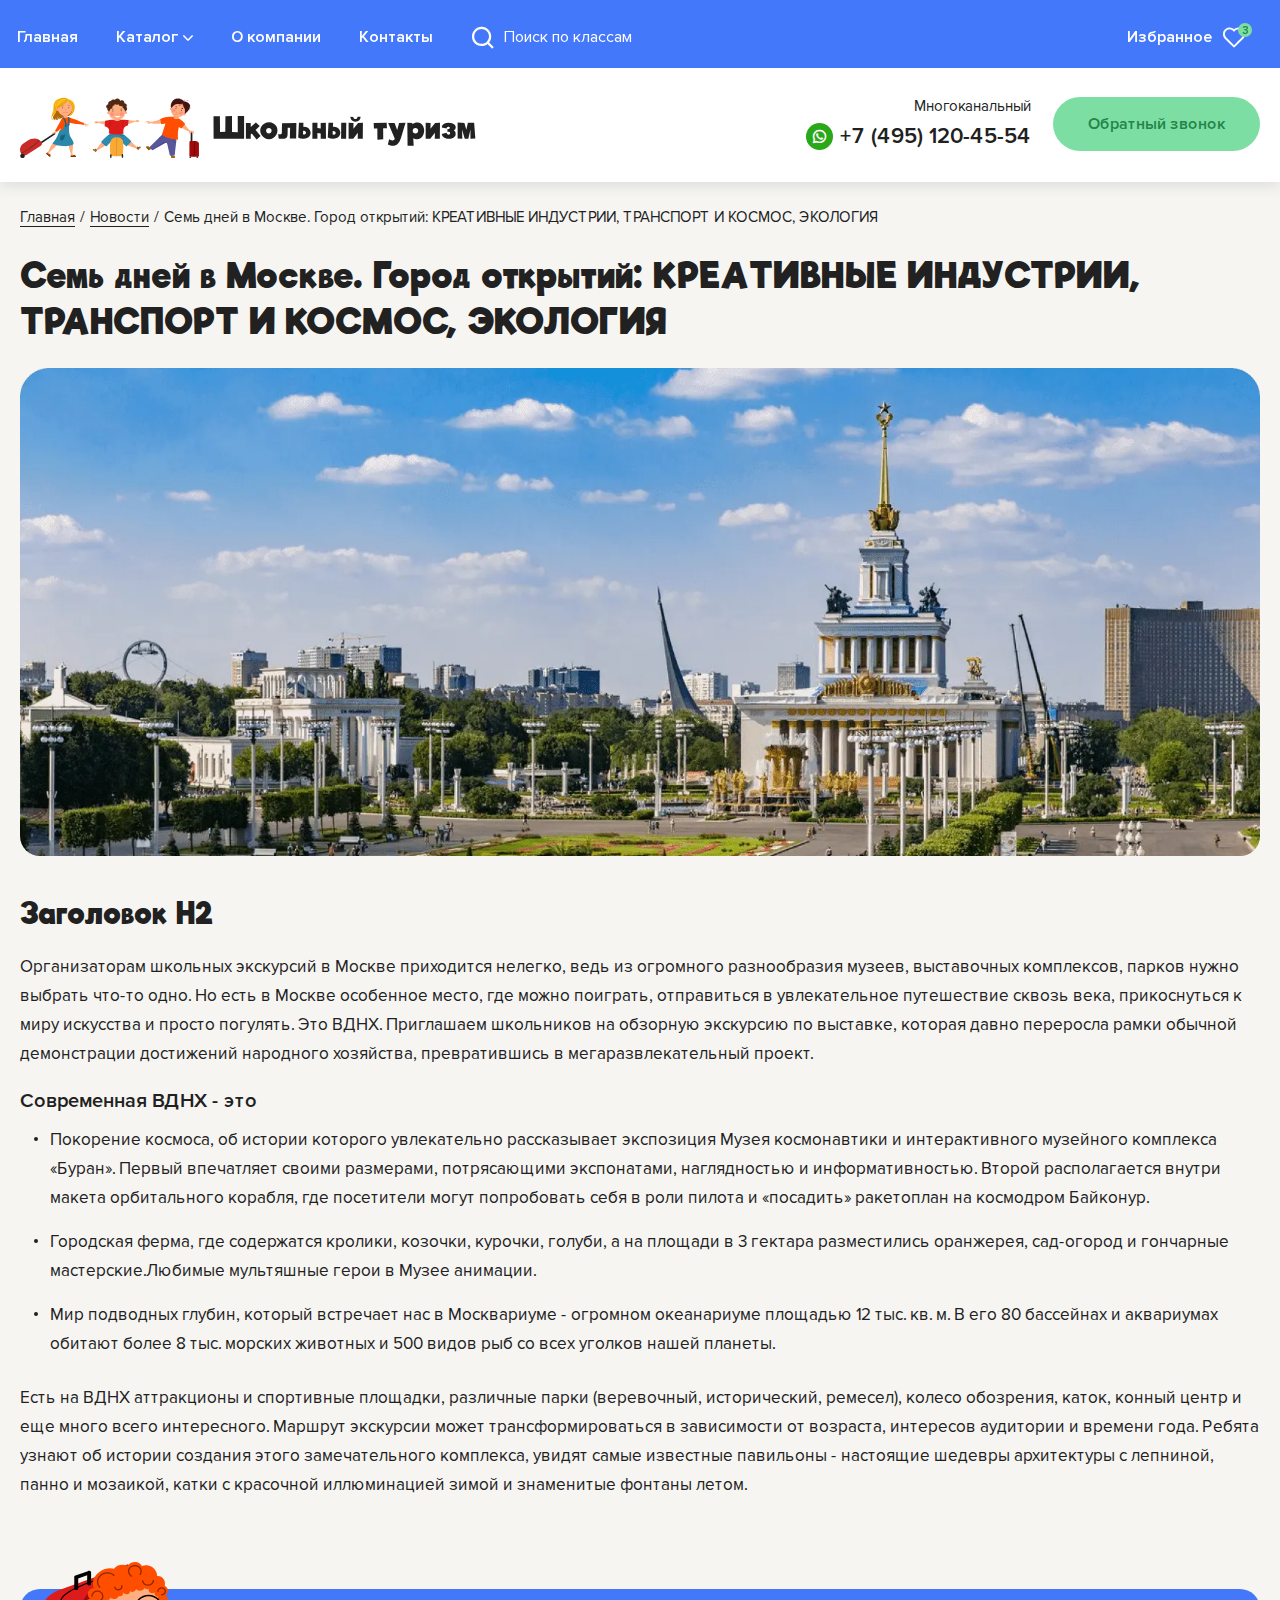
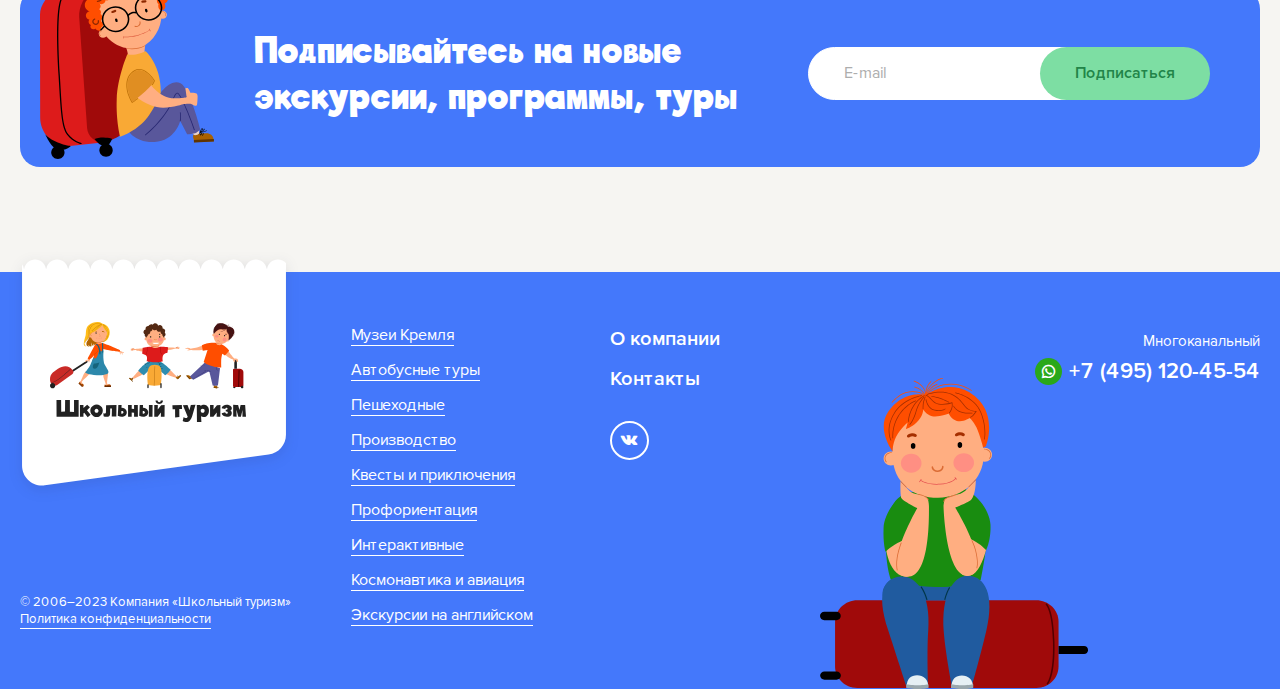
<file: news.html>
<!DOCTYPE html>
<html lang="ru">

<head>
	<title>Страница новости</title>
	<meta charset="UTF-8">
	<meta name="format-detection" content="telephone=no">
	<!-- <style>body{opacity: 0;}</style> -->
	<link rel="stylesheet" href="css/style.min.css?_v=20230805150549">
	<link rel="shortcut icon" href="favicon.ico">
	<!-- <meta name="robots" content="noindex, nofollow"> -->
	<meta name="viewport" content="width=device-width, initial-scale=1.0">
</head>

<body>
	<div class="wrapper">
		<header class="header">
			<div class="header__top top-header">
				<div class="top-header__bg"></div>
				<div class="top-header__container">
					<div class="top-header__content">
						<div class="header__menu menu">
							<div type="button" class="menu__icons">
								<button class="menu__icon"><span></span></button>
							</div>
							<nav class="menu__body">
								<div class="menu__body-content">
									<div class="menu__search search-menu">
										<div class="search-menu__inputs">
											<button type="button" class="search-menu__icon _icon-search"></button>
											<input autocomplete="off" type="text" name="form[]" placeholder="Поиск по классам">
										</div>
									</div>
									<ul>
										<li class="menu__item">
											<a href="#" class="menu__link"><span>Главная</span></a>
										</li>
										<li class="menu-button">
											<button type="button" class="menu__link _icon-arrow"><span>Каталог</span></button>
										</li>
										<li class="menu__item">
											<a href="#" class="menu__link"><span>О компании</span></a>
										</li>
										<li class="menu__item">
											<a href="#" class="menu__link"><span>Контакты</span></a>
										</li>
									</ul>
								</div>
							</nav>
						</div>
						<div class="header__search search-header">
							<div class="search-header__inputs">
								<button type="button" class="search-header__icon _icon-search"></button>
								<input autocomplete="off" type="text" name="form[]" placeholder="Поиск по классам">
							</div>
						</div>
					</div>
					<div class="top-header__favorites favorites-top-header">
						<a href="#" class="favorites-top-header__content">
							<span>Избранное</span>
							<div class="favorites-top-header__icon _icon-favorites">
								<div class="favorites-top-header__count">3</div>
							</div>
						</a>
					</div>
				</div>
				<div data-da=".menu-button, 991.98" class="menu__content">
					<div class="menu__container">
						<div class="menu__row">
							<div class="menu__column">
								<div class="menu__title">Экскурсии по классам</div>
								<ul>
									<li>
										<a href="#">1 класс</a>
									</li>
									<li>
										<a href="#">2 класс</a>
									</li>
									<li>
										<a href="#">3 класс</a>
									</li>
									<li>
										<a href="#">4 класс</a>
									</li>
									<li>
										<a href="#">5 класс</a>
									</li>
									<li>
										<a href="#">6 класс</a>
									</li>
									<li>
										<a href="#">7 класс</a>
									</li>
									<li>
										<a href="#">8 класс</a>
									</li>
									<li>
										<a href="#">9 класс</a>
									</li>
									<li>
										<a href="#">10 класс</a>
									</li>
									<li>
										<a href="#">11 класс</a>
									</li>
								</ul>
							</div>
							<div class="menu__column">
								<div class="menu__title">По школьным предметам</div>
								<ul>
									<li>
										<a href="#">Астрономия</a>
									</li>
									<li>
										<a href="#">Биология</a>
									</li>
									<li>
										<a href="#">География/Страноведение</a>
									</li>
									<li>
										<a href="#">ИЗО (Изобразительноеискусство)</a>
									</li>
									<li>
										<a href="#">Информатика</a>
									</li>
									<li>
										<a href="#">Иностранный язык</a>
									</li>
									<li>
										<a href="#">История</a>
									</li>
									<li>
										<a href="#">МХК</a>
									</li>
									<li>
										<a href="#">Музыка</a>
									</li>
									<li>
										<a href="#">Обществознание</a>
									</li>
									<li>
										<a href="#">ОБЖ</a>
									</li>
									<li>
										<a href="#">Основы религиозной культуры</a>
									</li>
									<li>
										<a href="#">Природоведение /Окружающий мир</a>
									</li>
									<li>
										<a href="#">Русский язык и литература</a>
									</li>
									<li>
										<a href="#">Физика</a>
									</li>
									<li>
										<a href="#">Химия</a>
									</li>
									<li>
										<a href="#">Экология</a>
									</li>
								</ul>
							</div>
							<div class="menu__column">
								<div class="menu__title">Экскурсии по тематике</div>
								<ul>
									<li>
										<a href="#">Архитектурные</a>
									</li>
									<li>
										<a href="#">Военно-патриотические</a>
									</li>
									<li>
										<a href="#">Вузы</a>
									</li>
									<li>
										<a href="#">Выездные</a>
									</li>
									<li>
										<a href="#">Естественно-научные</a>
									</li>
									<li>
										<a href="#">За кулисами театров</a>
									</li>
									<li>
										<a href="#">Исторические</a>
									</li>
									<li>
										<a href="#">Кино– и звукостудии</a>
									</li>
									<li>
										<a href="#">Литературные</a>
									</li>
									<li>
										<a href="#">Мастер-классы</a>
									</li>
									<li>
										<a href="#">Музыкальные</a>
									</li>
									<li>
										<a href="#">Народные промыслы</a>
									</li>
									<li>
										<a href="#">Офисы</a>
									</li>
									<li>
										<a href="#">Природа: животные и экология</a>
									</li>
									<li>
										<a href="#">Религия</a>
									</li>
									<li>
										<a href="#">Спорт и стадионы</a>
									</li>
									<li>
										<a href="#">Технические</a>
									</li>
								</ul>
							</div>
							<div class="menu__column">
								<div class="menu__title">Популярные экскурсии</div>
								<ul>
									<li>
										<a href="#">Популярные экскурсии</a>
									</li>
									<li>
										<a href="#">Музеи Кремля</a>
									</li>
									<li>
										<a href="#">Автобусные: обзорныеи тематические</a>
									</li>
									<li>
										<a href="#">Пешеходные</a>
									</li>
									<li>
										<a href="#">Производство</a>
									</li>
									<li>
										<a href="#">Квесты и приключения</a>
									</li>
									<li>
										<a href="#">Профориентация</a>
									</li>
									<li>
										<a href="#">Интерактивные</a>
									</li>
									<li>
										<a href="#">Космонавтика и авиация</a>
									</li>
									<li>
										<a href="#">Экскурсии на английском</a>
									</li>
								</ul>
							</div>
						</div>
					</div>
				</div>
			</div>
			<div class="header__bottom bottom-header">
				<div class="bottom-header__container">
					<a href="#" class="bottom-header__logo">
						<img class="bottom-header__logo-desc" src="img/icons/logo.svg" alt>
						<img class="bottom-header__logo-mob" src="img/icons/logo-mob.svg" alt>
					</a>
					<div class="bottom-header__contacts-mob contacts">
						<div class="contacts__phone">
							<span>Многоканальный</span>
							<a href="tel:74951204554" class="contacts__link">
								<div class="contacts__icon _icon-whatsapp"></div>
								+7 (495) 120-45-54
							</a>
						</div>
					</div>
					<div data-da=".menu__body-content, 991.98" class="bottom-header__contacts contacts">
						<div class="contacts__phone">
							<span>Многоканальный</span>
							<a href="tel:74951204554" class="contacts__link">
								<div class="contacts__icon _icon-whatsapp"></div>
								+7 (495) 120-45-54
							</a>
						</div>
						<a href="#" data-popup="#call" class="contacts__button button">Обратный звонок</a>
					</div>
				</div>
			</div>
		</header>
		<main class="page">
			<div class="breadcrambs">
				<div class="breadcrambs__container">
					<div class="breadcrambs__content">
						<ul>
							<li><a href="#">Главная</a></li>
							<span>/</span>
							<li><a href="#">Новости</a></li>
							<span>/</span>
							<li><span>Семь дней в Москве. Город открытий: КРЕАТИВНЫЕ ИНДУСТРИИ, ТРАНСПОРТ И КОСМОС, ЭКОЛОГИЯ</span></li>
						</ul>
					</div>
				</div>
			</div>
			<div class="page__news news">
				<div class="news__container">
					<div class="news__content">
						<div class="news__top title">
							<div class="news__text">
								<h1>Семь дней в Москве. Город открытий: КРЕАТИВНЫЕ ИНДУСТРИИ, ТРАНСПОРТ И КОСМОС, ЭКОЛОГИЯ</h1>
							</div>
						</div>
						<div class="news__swiper">
							<div class="news__slider swiper">
								<div class="news__wrapper swiper-wrapper">
									<div class="news__slide swiper-slide">
										<div class="news__image">
											<picture><source srcset="img/image-slider.webp" type="image/webp"><img src="img/image-slider.png" alt></picture>
										</div>
									</div>
									<div class="news__slide swiper-slide">
										<div class="news__image">
											<picture><source srcset="img/image-slider.webp" type="image/webp"><img src="img/image-slider.png" alt></picture>
										</div>
									</div>
									<div class="news__slide swiper-slide">
										<div class="news__image">
											<picture><source srcset="img/image-slider.webp" type="image/webp"><img src="img/image-slider.png" alt></picture>
										</div>
									</div>
								</div>
							</div>
							<div class="news__dotts dotts"></div>
						</div>
						<div class="news__body">
							<h2>Заголовок Н2</h2>
							<p>
								Организаторам школьных экскурсий в Москве приходится нелегко, ведь из огромного разнообразия музеев, выставочных комплексов, парков нужно выбрать что-то одно. Но есть в Москве особенное место, где можно поиграть, отправиться в увлекательное путешествие сквозь века, прикоснуться к миру искусства и просто погулять. Это ВДНХ. Приглашаем школьников на обзорную экскурсию по выставке, которая давно переросла рамки обычной демонстрации достижений народного хозяйства, превратившись в мегаразвлекательный проект.
							</p>
							<h4>Современная ВДНХ - это</h4>
							<ul>
								<li>Покорение космоса, об истории которого увлекательно рассказывает экспозиция Музея космонавтики и интерактивного музейного комплекса «Буран». Первый впечатляет своими размерами, потрясающими экспонатами, наглядностью и информативностью. Второй располагается внутри макета орбитального корабля, где посетители могут попробовать себя в роли пилота и «посадить» ракетоплан на космодром Байконур.</li>
								<li>Городская ферма, где содержатся кролики, козочки, курочки, голуби, а на площади в 3 гектара разместились оранжерея, сад-огород и гончарные мастерские.Любимые мультяшные герои в Музее анимации.</li>
								<li>Мир подводных глубин, который встречает нас в Москвариуме - огромном океанариуме площадью 12 тыс. кв. м. В его 80 бассейнах и аквариумах обитают более 8 тыс. морских животных и 500 видов рыб со всех уголков нашей планеты.</li>
							</ul>
							<p>Есть на ВДНХ аттракционы и спортивные площадки, различные парки (веревочный, исторический, ремесел), колесо обозрения, каток, конный центр и еще много всего интересного. Маршрут экскурсии может трансформироваться в зависимости от возраста, интересов аудитории и времени года. Ребята узнают об истории создания этого замечательного комплекса, увидят самые известные павильоны - настоящие шедевры архитектуры с лепниной, панно и мозаикой, катки с красочной иллюминацией зимой и знаменитые фонтаны летом.</p>
						</div>
					</div>
				</div>
			</div>
			<div class="page__subscribe subscribe">
				<div class="subscribe__container">
					<div class="subscribe__content">
						<div class="subscribe__image">
							<img src="img/icons/children.svg" alt>
						</div>
						<div class="subscribe__title">
							<div class="h1">Подписывайтесь на новые экскурсии,<br> программы, туры</div>
							<form action="#" class="subscribe__form">
								<div class="subscribe__input">
									<input data-required data-validate autocomplete="off" type="text" name="form[]" placeholder="E-mail">
									<button type="submit" class="subscribe__button button">Подписаться</button>
								</div>
							</form>
						</div>
					</div>
				</div>
			</div>
		</main>
		<footer class="footer">
			<div class="footer__bg"></div>
			<div class="footer__container">
				<div class="footer__icon">
					<img src="img/icons/children-2.svg" alt>
				</div>
				<div class="footer__left">
					<a href="#" class="footer__logo">
						<img src="img/icons/logo-mob.svg" alt>
					</a>
					<div class="footer__copy">
						© 2006–2023 Компания «Школьный туризм»
						<a href="#">Политика конфиденциальности</a>
					</div>
				</div>
				<div class="footer__center">
					<div class="footer__menu">
						<ul>
							<li>
								<a data-text="Музеи Кремля" href="#">Музеи Кремля</a>
							</li>
							<li>
								<a data-text="Автобусные туры" href="#">Автобусные туры</a>
							</li>
							<li>
								<a data-text="Пешеходные" href="#">Пешеходные</a>
							</li>
							<li>
								<a data-text="Производство" href="#">Производство</a>
							</li>
							<li>
								<a data-text="Квесты и приключения" href="#">Квесты и приключения</a>
							</li>
							<li>
								<a data-text="Профориентация" href="#">Профориентация</a>
							</li>
							<li>
								<a data-text="Интерактивные" href="#">Интерактивные</a>
							</li>
							<li>
								<a data-text="Космонавтика и авиация" href="#">Космонавтика и авиация</a>
							</li>
							<li>
								<a data-text="Экскурсии на английском" href="#">Экскурсии на английском</a>
							</li>
						</ul>
					</div>
					<div class="footer__main-menu">
						<ul>
							<li>
								<a href="#">О компании</a>
							</li>
							<li>
								<a href="#">Контакты</a>
							</li>
						</ul>
						<a href="#" class="footer__social _icon-vk"></a>
					</div>
				</div>
				<div data-da=".footer__main-menu, 991.98, first" class="footer__contacts contacts">
					<div class="contacts__phone">
						<span>Многоканальный</span>
						<a href="tel:74951204554" class="contacts__link">
							<div class="contacts__icon _icon-whatsapp"></div>
							+7 (495) 120-45-54
						</a>
					</div>
				</div>
			</div>
		</footer>
	</div>
	<div id="call" aria-hidden="true" class="popup call">
		<div class="popup__wrapper">
			<div class="popup__content">
				<button data-close type="button" class="popup__close _icon-close"></button>
				<div class="popup__body">
					<h2>Заказать обратный звонок</h2>
					<form action="#" class="popup__form form-popup">
						<div class="form-popup__inputs">
							<div class="form-popup__input">
								<label for="name">Имя, фамилия:</label>
								<input data-required id="name" autocomplete="off" type="text" name="form[]" placeholder="Иван Иванов" class="input">
							</div>
						</div>
						<div class="form-popup__inputs">
							<div class="form-popup__input">
								<label for="tel">Номер телефона:</label>
								<input data-required id="tel" autocomplete="off" type="tel" name="form[]" placeholder="+7" class="input tel">
							</div>
						</div>
						<div class="form-popup__checkbox checkbox">
							<input data-required id="c_1" class="checkbox__input" type="checkbox" value="1" name="form[]">
							<label for="c_1" class="checkbox__label"></label>
							<span class="checkbox__text">
								Я даю свое согласие на обработку
								<a href="#">персональных данных</a>
							</span>
						</div>
						<button type="submit" class="form-popup__button button">Заказать звонок</button>
					</form>
				</div>
			</div>
		</div>
	</div>

	<script src="js/app.min.js?_v=20230805150549"></script>
</body>

</html>
</file>
<file: css/style.min.css>
@charset "UTF-8";@font-face{font-family:icons;font-display:swap;src:url(../fonts/icons.woff2) format("woff2"),url(../fonts/icons.woff) format("woff");font-weight:400;font-style:normal}@font-face{font-family:ProximaNova;font-display:swap;src:url(../fonts/ProximaNova-Bold.woff2) format("woff2"),url(../fonts/ProximaNova-Bold.woff) format("woff");font-weight:700;font-style:normal}@font-face{font-family:ProximaNova;font-display:swap;src:url(../fonts/ProximaNova-Regular.woff2) format("woff2"),url(../fonts/ProximaNova-Regular.woff) format("woff");font-weight:400;font-style:normal}@font-face{font-family:ProximaNova;font-display:swap;src:url(../fonts/ProximaNova-Semibold.woff2) format("woff2"),url(../fonts/ProximaNova-Semibold.woff) format("woff");font-weight:600;font-style:normal}@font-face{font-family:rouble;font-display:swap;src:url(../fonts/rouble-webfont.woff2) format("woff2"),url(../fonts/rouble-webfont.woff) format("woff");font-weight:400;font-style:normal}@font-face{font-family:riffic;font-display:swap;src:url(../fonts/riffic-bold.woff2) format("woff2"),url(../fonts/riffic-bold.woff) format("woff");font-weight:700;font-style:normal}@font-face{font-family:Rubl;font-display:swap;src:url(../fonts/Rubl-Sign.woff2) format("woff2"),url(../fonts/Rubl-Sign.woff) format("woff");font-weight:400;font-style:normal}[class*=_icon-]:before{font-family:icons;font-style:normal;font-weight:400;font-variant:normal;text-transform:none;line-height:1;-webkit-font-smoothing:antialiased;-moz-osx-font-smoothing:grayscale}[class*=_icon-]:before{display:block}._icon-quotes:before{content:"\e913"}._icon-email:before{content:"\e900"}._icon-phone:before{content:"\e901"}._icon-whatsapp:before{content:"\e902"}._icon-bus:before{content:"\e903"}._icon-vk:before{content:"\e904"}._icon-close:before{content:"\e905"}._icon-arrow-2:before{content:"\e906"}._icon-arrow:before{content:"\e907"}._icon-cubes:before{content:"\e908"}._icon-favorites:before{content:"\e909"}._icon-reviews:before{content:"\e90a"}._icon-search:before{content:"\e90b"}._icon-star:before{content:"\e90c"}._icon-book:before{content:"\e90d"}._icon-calendar:before{content:"\e90e"}._icon-location:before{content:"\e90f"}._icon-clock:before{content:"\e910"}._icon-users:before{content:"\e911"}._icon-play:before{content:"\e912"}*{padding:0;margin:0;border:0}*,:after,:before{-webkit-box-sizing:border-box;box-sizing:border-box}body,html{height:100%;min-width:320px}body{color:#212121;line-height:1;font-family:ProximaNova,sans-serif;font-size:16px;-ms-text-size-adjust:100%;-moz-text-size-adjust:100%;-webkit-text-size-adjust:100%;-webkit-font-smoothing:antialiased;-moz-osx-font-smoothing:grayscale}button,input,textarea{outline:0;font-family:ProximaNova,sans-serif;font-size:inherit}button{cursor:pointer;color:inherit;background-color:inherit}a{color:inherit}a:link,a:visited{text-decoration:none}a:hover{text-decoration:none}ul li{list-style:none}img{vertical-align:top}h1,h2,h3,h4,h5,h6{font-weight:inherit;font-size:inherit}.no-webp body{background-image:url(../img/bg.png)}body{background-color:#f6f5f2;background-repeat:repeat;background-size:100%}.lock body{overflow:hidden;-ms-touch-action:none;touch-action:none}.wrapper{min-height:100%;display:-webkit-box;display:-ms-flexbox;display:flex;-webkit-box-orient:vertical;-webkit-box-direction:normal;-ms-flex-direction:column;flex-direction:column}.wrapper>main{-webkit-box-flex:1;-ms-flex:1 1 auto;flex:1 1 auto}.wrapper>*{min-width:0}.page{padding:193px 0 45px 0}[class*=__container]{max-width:1285px;-webkit-box-sizing:content-box;box-sizing:content-box;margin:0 auto;padding:0 20px}.button{display:-webkit-box;display:-ms-flexbox;display:flex;-webkit-box-pack:center;-ms-flex-pack:center;justify-content:center;-webkit-box-align:center;-ms-flex-align:center;align-items:center;text-align:center;background:#7ddea3;border-radius:90px;padding:15px 35px;font-weight:600;font-size:16px;line-height:1.3125;color:#228549;-webkit-transition:all .3s ease 0s;-o-transition:all .3s ease 0s;transition:all .3s ease 0s}.button span{margin:0 0 0 3px}.button:hover{color:#fff}input[type=email],input[type=tel],input[type=text],textarea{-webkit-appearance:none;-moz-appearance:none;appearance:none}label{font-weight:400;font-size:14px;line-height:1.3571428571;margin:0 0 2px 0}.input{width:100%;background:#f6f5f1;border:1px solid #e8e6e1;border-radius:10px;padding:11px 22px;font-weight:600;font-size:16px;line-height:1.3125}.input::-webkit-input-placeholder{color:#212121}.input::-moz-placeholder{color:#212121}.input:-ms-input-placeholder{color:#212121}.input::-ms-input-placeholder{color:#212121}.input::placeholder{color:#212121}.input._form-focus{border:1px solid #7ddea3}.input._form-error{border:1px solid #e45050}#email::-webkit-input-placeholder{color:#bebcb2}#email::-moz-placeholder{color:#bebcb2}#email:-ms-input-placeholder{color:#bebcb2}#email::-ms-input-placeholder{color:#bebcb2}#email::placeholder{color:#bebcb2}#card::-webkit-input-placeholder{color:#bebcb2}#card::-moz-placeholder{color:#bebcb2}#card:-ms-input-placeholder{color:#bebcb2}#card::-ms-input-placeholder{color:#bebcb2}#card::placeholder{color:#bebcb2}textarea.input{resize:none;padding:0 0;height:79px;width:100%;background:#f6f5f1;border:1px solid #e8e6e1;border-radius:10px;padding:11px 22px;font-weight:600;font-size:16px;line-height:1.3125}textarea.input::-webkit-input-placeholder{color:#bebcb2}textarea.input::-moz-placeholder{color:#bebcb2}textarea.input:-ms-input-placeholder{color:#bebcb2}textarea.input::-ms-input-placeholder{color:#bebcb2}textarea.input::placeholder{color:#bebcb2}textarea.input._form-focus{border:1px solid #7ddea3}textarea.input._form-error{border:1px solid #e45050}.checkbox{position:relative;display:-webkit-box;display:-ms-flexbox;display:flex}.checkbox__input{position:absolute;width:0;height:0;opacity:0}.checkbox__input:checked+.checkbox__label:after{opacity:1}.checkbox__label{cursor:pointer;display:-webkit-box;display:-ms-flexbox;display:flex;position:relative;width:22px;height:22px}._form-error .checkbox__label::before{content:"";border:1px solid #e45050}.checkbox__label:before{content:"";-webkit-box-flex:0;-ms-flex:0 0 22px;flex:0 0 22px;width:22px;height:22px;background:#f6f5f1;border:1px solid #e8e6e1;border-radius:3px}.checkbox__label::after{content:"";border-radius:3px;width:16px;height:16px;position:absolute;top:50%;left:50%;opacity:0;-webkit-transform:translate(-50%,-50%);-ms-transform:translate(-50%,-50%);transform:translate(-50%,-50%);-webkit-transition:all .3s ease 0s;-o-transition:all .3s ease 0s;transition:all .3s ease 0s;background:#228549}.checkbox__text{display:-webkit-box;display:-ms-flexbox;display:flex;-webkit-box-align:start;-ms-flex-align:start;align-items:start;-webkit-box-orient:vertical;-webkit-box-direction:normal;-ms-flex-direction:column;flex-direction:column;font-weight:400;font-size:14px;line-height:1.3571428571;margin:0 0 0 10px}.checkbox__text a{-webkit-transition:all .3s ease 0s;-o-transition:all .3s ease 0s;transition:all .3s ease 0s;border-bottom:1px solid #212121}.checkbox__text a:hover{border-bottom:1px solid transparent}.options{display:-webkit-box;display:-ms-flexbox;display:flex;-ms-flex-wrap:wrap;flex-wrap:wrap;margin:-5px -15px;height:100%;-webkit-box-align:end;-ms-flex-align:end;align-items:flex-end}.options__item{position:relative;cursor:pointer;padding:5px 15px}.options__input{width:0;height:0;opacity:0;position:absolute}.options__input:checked+.options__label:after{-webkit-transform:scale(1);-ms-transform:scale(1);transform:scale(1)}.options__label{display:-webkit-inline-box;display:-ms-inline-flexbox;display:inline-flex;-webkit-box-align:center;-ms-flex-align:center;align-items:center;cursor:pointer;position:relative}.options__label:before{content:"";-ms-flex-item-align:start;align-self:flex-start;width:22px;height:22px;-webkit-box-flex:0;-ms-flex:0 0 22px;flex:0 0 22px;border-radius:50%;background:#f6f5f1;border:1px solid #e8e6e1}.options__label:after{content:"";-webkit-transition:all .3s ease 0s;-o-transition:all .3s ease 0s;transition:all .3s ease 0s;-webkit-transform:scale(0);-ms-transform:scale(0);transform:scale(0);width:10px;height:10px;border-radius:50%;background-color:#4478fb;position:absolute;left:6px;top:6px}.options__text{margin:0 0 0 8px;font-weight:700;font-size:17px;line-height:1.3529411765;color:#212121}.select{position:relative}.select__menu{position:relative}.select__menu._active .select__icon{-webkit-transform:rotate(180deg);-ms-transform:rotate(180deg);transform:rotate(180deg)}.select__menu._active .select__body{display:block}.select__menu._active .select__input{border-radius:10px 10px 0 0}.select__btn{position:relative;cursor:pointer}.select__input{pointer-events:none;width:100%;background:#f6f5f1;border:1px solid #e8e6e1;border-radius:10px;padding:11px 35px 11px 22px;font-weight:600;font-size:16px;line-height:1.3125}.select__input::-webkit-input-placeholder{color:#212121}.select__input::-moz-placeholder{color:#212121}.select__input:-ms-input-placeholder{color:#212121}.select__input::-ms-input-placeholder{color:#212121}.select__input::placeholder{color:#212121}.select__icon{cursor:pointer;position:absolute;top:17px;right:17px;-webkit-transition:all .3s ease 0s;-o-transition:all .3s ease 0s;transition:all .3s ease 0s}.select__icon::before{font-size:10px;-webkit-transform:rotate(90deg);-ms-transform:rotate(90deg);transform:rotate(90deg);color:#4478fb}.select__body{outline:0;display:none;position:absolute;top:100%;left:0;width:100%;z-index:5}.select__options{max-height:100px;background:#fff;border-bottom:1px solid #e8e6e1;border-left:1px solid #e8e6e1;border-right:1px solid #e8e6e1;border-radius:0 0 10px 10px;overflow:auto;-ms-overflow-style:none;scrollbar-width:none}.select__options::-webkit-scrollbar{display:none}.select__option{cursor:pointer;padding:5px 22px 5px 22px;-webkit-transition:all .3s ease 0s;-o-transition:all .3s ease 0s;transition:all .3s ease 0s;display:block;font-weight:400;font-size:16px;line-height:1.3125}.select__option:hover{background:#f6f5f1}.select__option._active{display:none}.rating{display:-webkit-box;display:-ms-flexbox;display:flex;-ms-flex-wrap:wrap;flex-wrap:wrap}.rating__body{display:inline-block;position:relative;width:101px;height:16px}.rating__body .rating-input{display:none;padding:11px}.rating__line{position:absolute;width:101px;height:16px;top:0;left:0;background:url(../img/icons/bg-rating.svg) 0 0 no-repeat;z-index:1}.rating__activeline{position:absolute;width:0;height:16px;top:0;left:0;background:url(../img/icons/bg-rating-active.svg) 0 0 no-repeat;z-index:2}.rating__stars{width:100%;display:-webkit-box;display:-ms-flexbox;display:flex;position:absolute;width:100%;height:100%;top:0;left:0}.rating__star{-webkit-box-flex:0;-ms-flex:0 0 20%;flex:0 0 20%;height:100%;opacity:0}.rating__value{font-weight:600;font-size:18px;line-height:1.3333333333}.rating__value a{font-weight:400;border-bottom:1px solid #212121;-webkit-transition:all .3s ease 0s;-o-transition:all .3s ease 0s;transition:all .3s ease 0s}.rating__value a:hover{border-bottom:1px solid transparent}.quantity{width:157px;height:51px;display:-webkit-box;display:-ms-flexbox;display:flex;background:#fff;padding:10px 18px;border-radius:10px;margin:0 0 30px 0}.quantity__button{-webkit-box-flex:0;-ms-flex:0 0 32px;flex:0 0 32px;position:relative;cursor:pointer;border:2px solid #7ddea3;border-radius:50%}.quantity__button::after,.quantity__button::before{content:"";position:absolute;top:50%;left:50%;-webkit-transition:all .3s ease 0s;-o-transition:all .3s ease 0s;transition:all .3s ease 0s;margin:0 0 0 -7.7px;background-color:#7ddea3;border-radius:2px;width:16px;height:2px}.quantity__button_plus::before{-webkit-transform:rotate(-90deg);-ms-transform:rotate(-90deg);transform:rotate(-90deg)}.quantity__input{-webkit-box-flex:1;-ms-flex:1 1 auto;flex:1 1 auto}.quantity__input input{height:100%;font-weight:600;font-size:22px;line-height:1.3636363636;padding:0 5px 0 5px;width:100%;text-align:center}.popup::after{content:"";background-color:rgba(0,0,0,.5);position:fixed;width:100%;height:100%;top:0;left:0;opacity:0;-webkit-transition:opacity .8s ease 0s;-o-transition:opacity .8s ease 0s;transition:opacity .8s ease 0s;pointer-events:none;z-index:149}.popup-show .popup::after{opacity:1}.popup{position:fixed;top:0;left:0;bottom:0;right:0;padding:30px 10px;-webkit-transition:visibility .8s ease 0s;-o-transition:visibility .8s ease 0s;transition:visibility .8s ease 0s;visibility:hidden;pointer-events:none}.popup_show{z-index:150;visibility:visible;overflow:auto;pointer-events:auto}.popup_show .popup__content{visibility:visible;opacity:1}.popup__wrapper{display:-webkit-box;display:-ms-flexbox;display:flex;-webkit-box-orient:vertical;-webkit-box-direction:normal;-ms-flex-direction:column;flex-direction:column;-webkit-box-align:center;-ms-flex-align:center;align-items:center;min-height:100%;-webkit-box-flex:1;-ms-flex:1 1 auto;flex:1 1 auto;width:100%;display:flex;-webkit-box-pack:center;-ms-flex-pack:center;justify-content:center;align-items:center}.popup__content{visibility:hidden;opacity:0;-webkit-transition:opacity .3s ease 0s;-o-transition:opacity .3s ease 0s;transition:opacity .3s ease 0s;background-color:#fff;padding:34px 40px 52px 40px;width:100%;max-width:467px;position:relative;z-index:150;border-radius:20px}.lock .popup__content{visibility:visible}.popup__close{position:absolute;top:17px;right:11px;width:17px;height:17px}.popup__close::before{font-size:17px;color:#4478fb;-webkit-transition:all .3s ease 0s;-o-transition:all .3s ease 0s;transition:all .3s ease 0s}.popup__close:hover::before{color:#212121}.popup__body h2{margin:0 30px 23px 0}.popup__video{cursor:pointer;position:relative;top:0;left:0;height:500px;-o-object-fit:cover;object-fit:cover}.popup__button{pointer-events:none;position:absolute;top:50%;left:50%;-webkit-transform:translate(-50%,-50%);-ms-transform:translate(-50%,-50%);transform:translate(-50%,-50%);width:68px;height:68px;border-radius:50%;background:#fff;z-index:1;display:-webkit-box;display:-ms-flexbox;display:flex;-webkit-box-align:center;-ms-flex-align:center;align-items:center;-webkit-box-pack:center;-ms-flex-pack:center;justify-content:center}.popup__button::before{color:#4478fb;font-size:20px;margin:3px 0 0 4px}._active .popup__button{display:none}.popup__video-item{position:absolute;top:0;right:0;-o-object-fit:cover;object-fit:cover;cursor:pointer;width:100%;height:100%;border-radius:18px}.form-popup__inputs{display:-webkit-box;display:-ms-flexbox;display:flex;margin:0 -10px 23px -10px}.form-popup__inputs:last-child{margin:0 -10px 0 -10px}.form-popup__input{position:relative;display:-webkit-box;display:-ms-flexbox;display:flex;-webkit-box-orient:vertical;-webkit-box-direction:normal;-ms-flex-direction:column;flex-direction:column;-webkit-box-flex:1;-ms-flex:1 1 50%;flex:1 1 50%;padding:0 10px}.form-popup__input span{font-weight:400;font-size:14px;line-height:1.3571428571;color:#4478fb;margin:3px 0 0 0}.form-popup__input .options__label span{font-weight:700;font-size:17px;line-height:1.3529411765;color:#212121;margin:0 0 0 8px}.form-popup__input-number{display:-webkit-box;display:-ms-flexbox;display:flex;-webkit-box-align:center;-ms-flex-align:center;align-items:center;font-weight:400;font-size:14px;line-height:1.3571428571;color:#4478fb;margin:3px 0 0 0}.form-popup__input-number span{margin:0 3px 0 0}.form-popup__checkbox{margin:23px 0 0 0}.form-popup__button{margin:23px 0 0 0}.form-popup__rating{height:43px;-webkit-box-align:center;-ms-flex-align:center;align-items:center}.form-popup__rating .rating-input{text-align:center;width:73px;display:-webkit-box;display:-ms-flexbox;display:flex;margin:0 0 0 20px;position:absolute;left:125px}.form-popup__rating .rating__body{display:-webkit-box;display:-ms-flexbox;display:flex;-webkit-box-align:center;-ms-flex-align:center;align-items:center;width:125px;height:20px}.form-popup__rating .rating__line{height:20px;width:125px;background:url(../img/icons/bg-rating-popup.svg) 0 0 no-repeat}.form-popup__rating .rating__activeline{height:20px;color:#e7d10d;background:url(../img/icons/bg-rating-popup-active.svg) 0 0 no-repeat}.form-popup__rating .rating__star{width:20px;height:20px}.form-popup__column{margin:45px 0 0 0}.form-popup__column:first-child{margin:0}.form-popup__column h4{margin:0 0 21px 0}.form-popup__bottom{display:-webkit-box;display:-ms-flexbox;display:flex;-webkit-box-align:center;-ms-flex-align:center;align-items:center;-webkit-box-pack:justify;-ms-flex-pack:justify;justify-content:space-between;margin:40px 0 0 0}.form-popup__bottom .form-popup__button{margin:0}.form-popup__total{margin:0 10px 0 0}.form-popup__sum{display:-webkit-box;display:-ms-flexbox;display:flex;-ms-flex-wrap:wrap;flex-wrap:wrap;-webkit-box-align:center;-ms-flex-align:center;align-items:center;font-family:riffic,sans-serif}.form-popup__new-price{display:inline;font-weight:700;font-size:32px;line-height:1.34375;color:#4478fb;margin:0 10px 0 0}.form-popup__new-price span{font-family:rouble,sans-serif}.form-popup__total-new-price{display:inline}.form-popup__total-new-price-2{display:inline}.form-popup__old-price{font-weight:700;font-size:24px;line-height:1.3333333333;color:#bdbdbd}.form-popup__old-price span{font-family:rouble,sans-serif}.form-popup__info-sum{display:inline;font-weight:400;font-size:14px;line-height:1.3571428571}.form-popup__info-sum-text{font-weight:700;display:inline;margin:0 3px 0 0}.form-popup__info-sum-text span{font-family:rouble,sans-serif}.form-popup__calendar{position:relative}.form-popup__options-other{display:none;padding:10px 0 0 0}._active-option .form-popup__options-other{display:-webkit-box;display:-ms-flexbox;display:flex}.form-popup__inputs-other{display:none;margin:0 -10px 23px -10px}._active-option .form-popup__inputs-other{display:-webkit-box;display:-ms-flexbox;display:flex}.it-price-students{display:-webkit-box;display:-ms-flexbox;display:flex}._active-wek-fifth .it-price-students{display:none}.it-price-attendants{display:-webkit-box;display:-ms-flexbox;display:flex}._active-wek-fifth .it-price-attendants{display:none}.it-price-students-five{display:none}._active-wek-fifth .it-price-students-five{display:-webkit-box;display:-ms-flexbox;display:flex}.it-price-attendants-five{display:none}._active-wek-fifth .it-price-attendants-five{display:-webkit-box;display:-ms-flexbox;display:flex}.popup-video .popup__content{max-width:985px;background:0 0}.book-tour .popup__content{max-width:695px}.book-tour h2{margin:0 0 16px 0}.info-form-popup .number .form-popup__input:first-child{-webkit-box-flex:0;-ms-flex:0 0 228px;flex:0 0 228px;margin:0 30px 0 0}.info-form-popup .number .form-popup__input:nth-child(2){-webkit-box-flex:1;-ms-flex:1 1 22%;flex:1 1 22%}.info-form-popup .number .form-popup__input:nth-child(3){-webkit-box-flex:1;-ms-flex:1 1 41%;flex:1 1 41%}.info-form-popup .number-2 .form-popup__input:first-child{-webkit-box-flex:1;-ms-flex:1 1 37%;flex:1 1 37%}.info-form-popup .number-2 .form-popup__input:first-child input{width:208px}.info-form-popup .number-2 .form-popup__input:nth-child(2){-webkit-box-flex:1;-ms-flex:1 1 56%;flex:1 1 56%}.form-popup__inputs.inputs-mob{display:none}.form-popup__input.calendar{-webkit-box-flex:0;-ms-flex:0 0 228px;flex:0 0 228px;margin:0 30px 0 0}.calendar__input{position:relative;cursor:pointer}.calendar__input input{cursor:pointer}.calendar__input.showCal input{border-radius:10px 10px 0 0}.calendar__input.showCal::before{color:#212121}.calendar__input::before{position:absolute;right:12px;font-size:24px;color:#4478fb;top:8px;pointer-events:none}.calendar__content{position:absolute;z-index:40;right:0;padding:10px;top:99%;width:100%;background:#f8f8f8;border:1px solid #7ddea3;border-radius:2px}.calendar__header{display:-webkit-box;display:-ms-flexbox;display:flex;-webkit-box-align:center;-ms-flex-align:center;align-items:center;font-weight:400;font-size:16px;line-height:1.5;margin:0 0 10px 0}.calendar__header span{font-weight:600;font-size:16px;line-height:1.5;-webkit-box-flex:1;-ms-flex:1 1 auto;flex:1 1 auto;color:#212121}.calendar__btn-prev{width:18px;height:18px;display:-webkit-box;display:-ms-flexbox;display:flex;-webkit-box-pack:center;-ms-flex-pack:center;justify-content:center;-webkit-box-align:center;-ms-flex-align:center;align-items:center;margin:0 15px 0 0}.calendar__btn-prev::before{font-size:12px;-webkit-transform:rotate(-90deg);-ms-transform:rotate(-90deg);transform:rotate(-90deg)}.calendar__btn-prev:hover::before{color:#7ddea3}.calendar__btn-next{width:18px;height:18px;display:-webkit-box;display:-ms-flexbox;display:flex;-webkit-box-pack:center;-ms-flex-pack:center;justify-content:center;-webkit-box-align:center;-ms-flex-align:center;align-items:center}.calendar__btn-next::before{font-size:12px;-webkit-transform:rotate(90deg);-ms-transform:rotate(90deg);transform:rotate(90deg)}.calendar__btn-next:hover::before{color:#7ddea3}.calendar__days{display:-ms-grid;display:grid;-webkit-column-gap:4px;-moz-column-gap:4px;column-gap:4px;-ms-grid-columns:(1fr)[7];grid-template-columns:repeat(7,1fr);margin:0 0 5px 0}.calendar__main{display:-ms-grid;display:grid;-webkit-column-gap:4px;-moz-column-gap:4px;column-gap:4px;row-gap:4px;-ms-grid-columns:(1fr)[7];grid-template-columns:repeat(7,1fr);-ms-grid-rows:(20px)[5];grid-template-rows:repeat(5,20px)}.cal_date .cell_item{cursor:pointer;min-width:20px;min-height:20px}.cell_wrapper{display:-webkit-box;display:-ms-flexbox;display:flex;-webkit-box-pack:center;-ms-flex-pack:center;justify-content:center;-webkit-box-align:center;-ms-flex-align:center;align-items:center}.cell_wrapper .cell_item{display:-webkit-box;display:-ms-flexbox;display:flex;-webkit-box-pack:center;-ms-flex-pack:center;justify-content:center;-webkit-box-align:center;-ms-flex-align:center;align-items:center;min-width:20px;position:relative;font-weight:400;font-size:16px;line-height:1.5;border-radius:50%;color:rgba(49,49,49,.5)}.cell_wrapper.active .cell_item{background:#4478fb;color:#fff}.current .cell_item{color:#212121}.hidden{visibility:hidden}[data-showmore-button] span{font-weight:600;font-size:16px;line-height:1.3125;color:#4478fb;border-bottom:1px solid #4478fb;-webkit-transition:all .3s ease 0s;-o-transition:all .3s ease 0s;transition:all .3s ease 0s}[data-showmore-button] span:hover{border-bottom:1px solid transparent}[data-showmore-button] span:last-child{display:none}._showmore-active [data-showmore-button] span{display:none}._showmore-active [data-showmore-button] span:last-child{display:block}[data-sticky]{position:relative}[class*=-ibg]{position:relative}[class*=-ibg] img{position:absolute;width:100%;height:100%;top:0;left:0;-o-object-fit:cover;object-fit:cover}[class*=-ibg_contain] img{-o-object-fit:contain;object-fit:contain}.contacts__phone{display:-webkit-box;display:-ms-flexbox;display:flex;-webkit-box-orient:vertical;-webkit-box-direction:normal;-ms-flex-direction:column;flex-direction:column;-webkit-box-align:end;-ms-flex-align:end;align-items:flex-end}.contacts__phone span{display:-webkit-box;display:-ms-flexbox;display:flex;text-align:right;font-weight:400;font-size:15px;line-height:1.3333333333;margin:0 0 5px 0}.contacts__link{display:-webkit-box;display:-ms-flexbox;display:flex;-webkit-box-align:center;-ms-flex-align:center;align-items:center;font-weight:600;font-size:22px;line-height:1.3181818182;text-align:right;-webkit-transition:all .3s ease 0s;-o-transition:all .3s ease 0s;transition:all .3s ease 0s}.contacts__link:hover{color:#228549}.contacts__icon{margin:0 7px 0 0;width:27px;height:27px;display:-webkit-box;display:-ms-flexbox;display:flex;-webkit-box-pack:center;-ms-flex-pack:center;justify-content:center;-webkit-box-align:center;-ms-flex-align:center;align-items:center;text-align:center;padding:7px;border-radius:50%;background:#2aa81a}.contacts__icon::before{font-size:15px;color:#fff}.contacts__button{margin:0 0 0 22px}h1{display:-webkit-box;display:-ms-flexbox;display:flex;-webkit-box-align:center;-ms-flex-align:center;align-items:center;font-family:riffic,sans-serif;font-weight:700;font-size:34px;line-height:1.3529411765}h1::before{font-size:36px;color:#4478fb;margin:0 13px 0 0}h2{font-family:riffic,sans-serif;font-weight:700;font-size:28px;line-height:1.3571428571}h3{font-weight:600;font-size:22px;line-height:1.2727272727}h4{font-weight:600;font-size:20px;line-height:1.35}.h1{display:-webkit-box;display:-ms-flexbox;display:flex;-webkit-box-align:center;-ms-flex-align:center;align-items:center;font-family:riffic,sans-serif;font-weight:700;font-size:34px;line-height:1.3529411765}.h1::before{font-size:36px;color:#4478fb;margin:0 13px 0 0}.title{display:-webkit-box;display:-ms-flexbox;display:flex;-webkit-box-pack:justify;-ms-flex-pack:justify;justify-content:space-between}.arrow-prev{cursor:pointer;position:absolute;width:51px;height:51px;background:#fff;-webkit-box-shadow:0 4px 13px rgba(30,35,66,.11);box-shadow:0 4px 13px rgba(30,35,66,.11);border-radius:90px;display:-webkit-box;display:-ms-flexbox;display:flex;-webkit-box-pack:center;-ms-flex-pack:center;justify-content:center;-webkit-box-align:center;-ms-flex-align:center;align-items:center;padding:18px;-webkit-transition:all .3s ease 0s;-o-transition:all .3s ease 0s;transition:all .3s ease 0s}.arrow-prev::before{font-size:16px;color:#212121;-webkit-transition:all .3s ease 0s;-o-transition:all .3s ease 0s;transition:all .3s ease 0s;margin:0 3px 0 0;-webkit-transform:rotate(180deg);-ms-transform:rotate(180deg);transform:rotate(180deg)}.arrow-prev:hover{background:#4478fb}.arrow-prev:hover::before{color:#fff}.arrow-next{cursor:pointer;position:absolute;width:51px;height:51px;background:#fff;-webkit-box-shadow:0 4px 13px rgba(30,35,66,.11);box-shadow:0 4px 13px rgba(30,35,66,.11);border-radius:90px;display:-webkit-box;display:-ms-flexbox;display:flex;-webkit-box-pack:center;-ms-flex-pack:center;justify-content:center;-webkit-box-align:center;-ms-flex-align:center;align-items:center;padding:18px;-webkit-transition:all .3s ease 0s;-o-transition:all .3s ease 0s;transition:all .3s ease 0s}.arrow-next::before{font-size:16px;color:#212121;-webkit-transition:all .3s ease 0s;-o-transition:all .3s ease 0s;transition:all .3s ease 0s;margin:0 0 0 3px}.arrow-next:hover{background:#4478fb}.arrow-next:hover::before{color:#fff}.dotts{display:none;-webkit-box-pack:center;-ms-flex-pack:center;justify-content:center;padding:18px 0 0 0}.dotts .swiper-pagination-bullet{-webkit-box-flex:0;-ms-flex:0 0 10px;flex:0 0 10px;border-radius:50%;margin:0 14px 0 0;position:relative;-webkit-transition:all .3s ease 0s;-o-transition:all .3s ease 0s;transition:all .3s ease 0s;background:#c9c7c1;height:10px;cursor:pointer}.dotts .swiper-pagination-bullet:last-child{margin:0}.dotts .swiper-pagination-bullet:hover{background:#4478fb}.dotts .swiper-pagination-bullet-active{background:#4478fb}.breadcrambs{margin:15px 0 0 0}.breadcrambs__content ul{display:inline;-ms-flex-wrap:nowrap;flex-wrap:nowrap}.breadcrambs__content ul span{margin:1px 1px 0 1px}.breadcrambs__content ul li{font-weight:400;font-size:15px;line-height:1.3333333333;display:inline}.breadcrambs__content ul li span{margin:0}.breadcrambs__content ul li a{line-height:1;-webkit-transition:all .3s ease 0s;-o-transition:all .3s ease 0s;transition:all .3s ease 0s;border-bottom:1px solid #212121}.breadcrambs__content ul li a:hover{border-bottom:1px solid transparent}.header{position:fixed;top:0;left:0;width:100%;z-index:55;-webkit-box-shadow:0 4px 13px rgba(30,35,66,.11);box-shadow:0 4px 13px rgba(30,35,66,.11)}.header__top{position:relative;background:#4478fb;padding:18px 0 12px 0}.header__search{margin:0 0 0 24px}.header__bottom{background:#fff;padding:13px 0 24px 0;position:relative;z-index:2}.no-webp .top-header__bg{background-image:url(../img/circle-header.png)}.top-header__bg{position:absolute;top:calc(100% - 11px);left:0;width:100%;height:22px;background-repeat:repeat-x;z-index:5;pointer-events:none}.top-header__container{display:-webkit-box;display:-ms-flexbox;display:flex;-webkit-box-align:center;-ms-flex-align:center;align-items:center;-webkit-box-pack:justify;-ms-flex-pack:justify;justify-content:space-between;position:relative;z-index:4}.top-header__content{display:-webkit-box;display:-ms-flexbox;display:flex;-webkit-box-align:center;-ms-flex-align:center;align-items:center;margin:0 20px 0 -18px}.top-header__favorites{margin:0 15px 0 0}.bottom-header__container{display:-webkit-box;display:-ms-flexbox;display:flex;-webkit-box-align:end;-ms-flex-align:end;align-items:flex-end;-webkit-box-pack:justify;-ms-flex-pack:justify;justify-content:space-between}.bottom-header__logo{margin:0 20px 0 0}.bottom-header__logo img{height:88px;width:auto}.bottom-header__contacts-mob{display:none}.bottom-header__contacts{display:-webkit-box;display:-ms-flexbox;display:flex;margin:0 0 7px 0}.bottom-header__logo-mob{display:none}.menu__icons{display:none}.menu__icon{position:relative;width:26px;height:18px;cursor:pointer;z-index:5}.menu__icon span,.menu__icon::after,.menu__icon::before{content:"";-webkit-transition:all .3s ease 0s;-o-transition:all .3s ease 0s;transition:all .3s ease 0s;right:0;position:absolute;width:100%;height:2px;background-color:#fff;border-radius:8px}.menu__icon::before{top:0}.menu__icon::after{bottom:0}.menu__icon span{top:calc(50% - .0625rem)}.menu-open .menu__icon{width:12px;height:12px}.menu-open .menu__icon span{width:0}.menu-open .menu__icon::before{top:calc(50% - .0625rem);-webkit-transform:rotate(-45deg);-ms-transform:rotate(-45deg);transform:rotate(-45deg)}.menu-open .menu__icon::after{bottom:calc(50% - .0625rem);-webkit-transform:rotate(45deg);-ms-transform:rotate(45deg);transform:rotate(45deg)}.menu__body-content{display:-webkit-box;display:-ms-flexbox;display:flex;-webkit-box-orient:vertical;-webkit-box-direction:normal;-ms-flex-direction:column;flex-direction:column;height:100%}.menu__body ul{display:-webkit-box;display:-ms-flexbox;display:flex;-ms-flex-wrap:wrap;flex-wrap:wrap;margin:-4px}.menu__body ul li{padding:4px}.menu__body ul li button{position:relative}.menu__body ul li button::after{content:"";position:absolute;background:0 0;top:100%;left:0;width:100%;height:100%;z-index:6}.menu__link{font-weight:600;font-size:16px;line-height:1.3125;color:#fff;display:-webkit-box;display:-ms-flexbox;display:flex;-webkit-box-align:center;-ms-flex-align:center;align-items:center;-webkit-box-orient:horizontal;-webkit-box-direction:reverse;-ms-flex-direction:row-reverse;flex-direction:row-reverse;-webkit-box-pack:end;-ms-flex-pack:end;justify-content:flex-end;-webkit-justify-content:flex-end;-webkit-transition:all .3s ease 0s;-o-transition:all .3s ease 0s;transition:all .3s ease 0s;background:0 0;padding:9px 15px 8px 15px;border-radius:90px}.menu__link::before{font-size:10px;margin:0 0 0 5px;-webkit-transform:rotate(90deg);-ms-transform:rotate(90deg);transform:rotate(90deg);color:#fff;-webkit-transition:all .3s ease 0s;-o-transition:all .3s ease 0s;transition:all .3s ease 0s}.menu__link:hover{color:#228549;background:#7ddea3}.menu__link:hover::before{color:#228549;-webkit-transform:rotate(-90deg);-ms-transform:rotate(-90deg);transform:rotate(-90deg)}.menu__link._hover{color:#228549;background:#7ddea3}.menu__link._hover::before{color:#228549;-webkit-transform:rotate(-90deg);-ms-transform:rotate(-90deg);transform:rotate(-90deg)}.menu__search{display:none}.menu__content{opacity:0;pointer-events:none;position:absolute;padding:35px 0 35px 30px;z-index:4;left:0;width:100%;height:auto;top:100%;background:rgba(46,97,232,.95);-webkit-box-shadow:0 4px 13px rgba(30,35,66,.11);box-shadow:0 4px 13px rgba(30,35,66,.11);overflow:auto;-ms-overflow-style:none;scrollbar-width:none;-webkit-transition:all .3s ease 0s;-o-transition:all .3s ease 0s;transition:all .3s ease 0s}.menu__content::-webkit-scrollbar{display:none}.menu__content._hover{opacity:1;pointer-events:auto}.menu__row{display:-webkit-box;display:-ms-flexbox;display:flex;-ms-flex-wrap:wrap;flex-wrap:wrap;margin:-15px}.menu__column{-webkit-box-flex:0;-ms-flex:0 1 25%;flex:0 1 25%;padding:15px}.menu__column ul li a{font-weight:400;font-size:15px;line-height:1.6;color:#fff;-webkit-transition:all .3s ease 0s;-o-transition:all .3s ease 0s;transition:all .3s ease 0s}.menu__column ul li a:hover{color:#212121}.menu__title{pointer-events:none;font-weight:600;font-size:20px;line-height:1.35;color:#fff;margin:0 0 12px 0}.search-menu__inputs{background:#fff;border-radius:90px;width:100%;position:relative;padding:12px 23px 12px 0}.search-menu__inputs input{width:100%;border-radius:90px;background:#fff;padding:0 0 0 59px;font-weight:400;font-size:16px;line-height:1.625}.search-menu__inputs input::-webkit-input-placeholder{color:#c0bfbb}.search-menu__inputs input::-moz-placeholder{color:#c0bfbb}.search-menu__inputs input:-ms-input-placeholder{color:#c0bfbb}.search-menu__inputs input::-ms-input-placeholder{color:#c0bfbb}.search-menu__inputs input::placeholder{color:#c0bfbb}.search-menu__icon{position:absolute;left:23px;top:50%;-webkit-transform:translate(0,-50%);-ms-transform:translate(0,-50%);transform:translate(0,-50%)}.search-menu__icon::before{font-size:22px;color:#4478fb;-webkit-transition:all .3s ease 0s;-o-transition:all .3s ease 0s;transition:all .3s ease 0s}.search-menu__icon:hover::before{color:#212121}.search-header__inputs{display:-webkit-box;display:-ms-flexbox;display:flex;-webkit-box-align:center;-ms-flex-align:center;align-items:center}.search-header__inputs input{width:200px;font-weight:400;font-size:16px;line-height:1.3125;color:#fff;background:0 0;padding:5px 10px 5px 10px}.search-header__inputs input::-webkit-input-placeholder{color:#fff}.search-header__inputs input::-moz-placeholder{color:#fff}.search-header__inputs input:-ms-input-placeholder{color:#fff}.search-header__inputs input::-ms-input-placeholder{color:#fff}.search-header__inputs input::placeholder{color:#fff}.search-header__icon::before{font-size:22px;color:#fff;-webkit-transition:all .3s ease 0s;-o-transition:all .3s ease 0s;transition:all .3s ease 0s}.search-header__icon:hover::before{color:#212121}.favorites-top-header__content{display:-webkit-box;display:-ms-flexbox;display:flex;-webkit-box-align:center;-ms-flex-align:center;align-items:center;font-weight:600;font-size:16px;line-height:1.3125;color:#fff;-webkit-transition:all .3s ease 0s;-o-transition:all .3s ease 0s;transition:all .3s ease 0s}.favorites-top-header__content span{margin:0 11px 0 0}.favorites-top-header__content:hover{color:#212121}.favorites-top-header__icon{display:-webkit-box;display:-ms-flexbox;display:flex;position:relative}.favorites-top-header__icon::before{font-size:22px}.favorites-top-header__count{position:absolute;background:#7ddea3;border-radius:90px;font-weight:600;font-size:11px;line-height:1.3636363636;color:#228549;width:14px;height:14px;padding:0 3px;display:-webkit-box;display:-ms-flexbox;display:flex;-webkit-box-align:center;-ms-flex-align:center;align-items:center;-webkit-box-pack:center;-ms-flex-pack:center;justify-content:center;text-align:center;top:-3px;right:-7px}.footer{position:relative;background:#4478fb;z-index:5;padding:50px 0 60px 0}.no-webp .footer__bg{background-image:url(../img/circle-header.png)}.footer__bg{position:absolute;top:-11px;left:0;width:100%;height:22px;background-repeat:repeat-x;z-index:5;pointer-events:none}.footer__container{display:-webkit-box;display:-ms-flexbox;display:flex;position:relative}.footer__icon{position:absolute;bottom:-60px;right:15%}.footer__icon img{height:311px}.footer__left{-webkit-box-flex:0;-ms-flex:0 1 381px;flex:0 1 381px;display:-webkit-box;display:-ms-flexbox;display:flex;-webkit-box-orient:vertical;-webkit-box-direction:normal;-ms-flex-direction:column;flex-direction:column;padding:0 30px 0 0}.footer__logo{position:relative;-webkit-box-flex:1;-ms-flex:1 1 auto;flex:1 1 auto}.footer__logo::before{content:"";position:absolute;top:-74px;left:-11px;z-index:6;width:290px;height:258px;background-image:url(../img/icons/footer-logo-icon.svg);background-size:100% 100%;background-repeat:no-repeat}.footer__logo img{width:auto;height:100px;position:relative;z-index:8;left:30px}.footer__copy{display:-webkit-box;display:-ms-flexbox;display:flex;-webkit-box-orient:vertical;-webkit-box-direction:normal;-ms-flex-direction:column;flex-direction:column;-webkit-box-align:start;-ms-flex-align:start;align-items:start;font-weight:400;font-size:13px;line-height:1.3076923077;color:#fff;margin:120px 0 0 0}.footer__copy a{border-bottom:1px solid #fff;-webkit-transition:all .3s ease 0s;-o-transition:all .3s ease 0s;transition:all .3s ease 0s}.footer__copy a:hover{border-bottom:1px solid transparent}.footer__center{display:-webkit-box;display:-ms-flexbox;display:flex;-webkit-box-flex:1;-ms-flex:1 1 auto;flex:1 1 auto;padding:0 30px 0 0;position:relative}.footer__menu{margin:0 60px 0 0}.footer__menu ul{margin:-4px 0}.footer__menu ul li{padding:4px 0}.footer__menu ul li a{font-weight:400;font-size:16px;line-height:1.6875;color:#fff;border-bottom:1px solid #fff;-webkit-transition:all .3s ease 0s;-o-transition:all .3s ease 0s;transition:all .3s ease 0s}.footer__menu ul li a::before{content:attr(data-text);font-size:16px;position:relative;display:block;height:0;visibility:hidden;overflow:hidden;-webkit-user-select:none;-moz-user-select:none;-ms-user-select:none;user-select:none;pointer-events:none;font-weight:700}.footer__menu ul li a:hover{font-weight:700;border-bottom:1px solid transparent}.footer__main-menu{margin:0 0 0 60px}.footer__main-menu ul{margin:-3px 0}.footer__main-menu ul li{padding:3px 0}.footer__main-menu ul li a{font-weight:600;font-size:20px;line-height:1.7;color:#fff}.footer__main-menu ul li a:hover{color:rgba(255,255,255,.7333333333)}.footer__social{display:-webkit-box;display:-ms-flexbox;display:flex;-webkit-box-pack:center;-ms-flex-pack:center;justify-content:center;-webkit-box-align:center;-ms-flex-align:center;align-items:center;width:39px;height:39px;border-radius:50%;border:2px solid #fff;margin:25px 0 0 0;-webkit-transition:all .3s ease 0s;-o-transition:all .3s ease 0s;transition:all .3s ease 0s}.footer__social::before{font-size:18px;-webkit-transition:all .3s ease 0s;-o-transition:all .3s ease 0s;transition:all .3s ease 0s;color:#fff;margin:0 2px 0 0}.footer__social:hover{background:#fff}.footer__social:hover::before{color:#4478fb}.footer__contacts{margin:10px 0 0 0;display:-webkit-box;display:-ms-flexbox;display:flex;-webkit-box-pack:end;-ms-flex-pack:end;justify-content:flex-end}.footer__contacts .contacts__phone{color:#fff}.page__selecting-tour{padding:30px 0 63px 0}.page__main-directions{padding:0 0 70px 0}.page__subscribe{padding:0 0 60px 0}.page__reviews{padding:0 0 60px 0}.page__about{padding:0 0 40px 0}.selecting-tour__container{display:-webkit-box;display:-ms-flexbox;display:flex}.selecting-tour__swiper{min-width:0;-webkit-box-flex:0;-ms-flex:0 1 843px;flex:0 1 843px}.selecting-tour__slider{position:relative}.selecting-tour__slide{height:488px}.selecting-tour__arrow-prev{right:95px;bottom:42px}.selecting-tour__arrow-next{right:30px;bottom:42px}.selecting-tour__forms{-webkit-box-flex:0;-ms-flex:0 1 407px;flex:0 1 407px;margin:0 0 0 30px}.selecting-tour__form{background:#fff;-webkit-box-shadow:0 4px 13px rgba(30,35,66,.11);box-shadow:0 4px 13px rgba(30,35,66,.11);border-radius:20px;padding:35px 35px 30px 35px;height:100%}.slide-selecting-tour__item{border-radius:20px;position:relative;overflow:hidden;height:488px;display:-webkit-box;display:-ms-flexbox;display:flex;-webkit-box-align:end;-ms-flex-align:end;align-items:flex-end}.slide-selecting-tour__image{position:absolute;top:0;left:0;width:100%;height:100%}.slide-selecting-tour__image img{position:absolute;top:0;left:0;border-radius:20px;width:100%;height:100%;-o-object-fit:cover;object-fit:cover}.slide-selecting-tour__content img{position:absolute;opacity:.93;left:0;bottom:0}.slide-selecting-tour__img-mob{display:none}.slide-selecting-tour__rating{margin:0 0 16px 0}.slide-selecting-tour__rating .rating__body{width:144px;height:24px}.slide-selecting-tour__rating .rating__line{width:144px;height:24px;background:url(../img/icons/bg-rating-big.svg) 0 0 no-repeat}.slide-selecting-tour__rating .rating__activeline{height:24px;background:url(../img/icons/bg-rating-big-active.svg) 0 0 no-repeat}.slide-selecting-tour__text{position:relative;max-width:560px;padding:34px 44px 34px 30px;display:-webkit-box;display:-ms-flexbox;display:flex;-webkit-box-orient:vertical;-webkit-box-direction:normal;-ms-flex-direction:column;flex-direction:column;-webkit-box-align:start;-ms-flex-align:start;align-items:flex-start}.slide-selecting-tour__text .h1{display:-webkit-box;-webkit-line-clamp:2;-webkit-box-orient:vertical;overflow:hidden;color:#fff}.slide-selecting-tour__text p{display:-webkit-box;-webkit-line-clamp:3;-webkit-box-orient:vertical;overflow:hidden;font-weight:400;font-size:16px;line-height:1.5;color:#fff;margin:0 0 21px 0}.form-selecting-tour__item{display:-webkit-box;display:-ms-flexbox;display:flex;-webkit-box-orient:vertical;-webkit-box-direction:normal;-ms-flex-direction:column;flex-direction:column;height:100%}.form-selecting-tour__item h2{text-align:center;margin:0 0 22px 0}.form-selecting-tour__selects{margin:0 0 21px 0;-webkit-box-flex:1;-ms-flex:1 1 auto;flex:1 1 auto}.form-selecting-tour__select{margin:0 0 12px 0}.form-selecting-tour__select:last-child{margin:0}.form-selecting-tour__button{width:100%}.main-directions__top{margin:0 0 33px 0}.main-directions__body{display:-webkit-box;display:-ms-flexbox;display:flex;-ms-flex-wrap:wrap;flex-wrap:wrap;margin:-15px}.main-directions__column{-webkit-box-flex:0;-ms-flex:0 1 25%;flex:0 1 25%;padding:15px}.main-directions__item{background:#fff;-webkit-box-shadow:0 4px 13px rgba(30,35,66,.11);box-shadow:0 4px 13px rgba(30,35,66,.11);border-radius:20px;height:100%;display:-webkit-box;display:-ms-flexbox;display:flex;-webkit-box-orient:vertical;-webkit-box-direction:normal;-ms-flex-direction:column;flex-direction:column;-webkit-transition:all .3s ease 0s;-o-transition:all .3s ease 0s;transition:all .3s ease 0s}.main-directions__item:hover h4{color:#4478fb}.item-main-directions__image{height:183px}.item-main-directions__image img{height:100%;width:100%;-o-object-fit:cover;object-fit:cover;border-radius:20px 20px 0 0}.item-main-directions__title{padding:13px 28px 10px 28px;display:-webkit-box;display:-ms-flexbox;display:flex;-webkit-box-orient:vertical;-webkit-box-direction:normal;-ms-flex-direction:column;flex-direction:column;-webkit-box-align:center;-ms-flex-align:center;align-items:center;text-align:center}.item-main-directions__title h4{-webkit-box-flex:1;-ms-flex:1 1 auto;flex:1 1 auto;margin:0 0 9px 0;text-align:center;-webkit-transition:all .3s ease 0s;-o-transition:all .3s ease 0s;transition:all .3s ease 0s}.item-main-directions__title p{font-weight:400;font-size:15px;line-height:1.3333333333;text-align:center}.subscribe__content{display:-webkit-box;display:-ms-flexbox;display:flex;background:#4478fb;border-radius:20px;padding:0 50px 8px 20px;position:relative}.subscribe__image{margin:-27px 40px 0 0}.subscribe__image img{width:auto;height:197px}.subscribe__title{display:-webkit-box;display:-ms-flexbox;display:flex;-webkit-box-align:center;-ms-flex-align:center;align-items:center;width:100%}.subscribe__title .h1{color:#fff;margin:0 20px 0 0;-webkit-box-flex:0;-ms-flex:0 1 560px;flex:0 1 560px}.subscribe__title .h1 br{display:none}.subscribe__form{-webkit-box-flex:0;-ms-flex:0 1 421px;flex:0 1 421px}.subscribe__input{display:-webkit-box;display:-ms-flexbox;display:flex}.subscribe__input input{background:#fff;border-radius:90px 0 0 90px;width:100%;font-weight:400;font-size:16px;line-height:1.3125;padding:15px 70px 15px 35px;margin:0 -35px 0 0;border:1px solid #fff}.subscribe__input input::-webkit-input-placeholder{color:#adadad}.subscribe__input input::-moz-placeholder{color:#adadad}.subscribe__input input:-ms-input-placeholder{color:#adadad}.subscribe__input input::-ms-input-placeholder{color:#adadad}.subscribe__input input::placeholder{color:#adadad}.subscribe__input input._form-focus{border:1px solid #7ddea3}.subscribe__input input._form-error{border:1px solid #e45050}.reviews__top{margin:0 0 15px 0}.reviews__text{display:-webkit-box;display:-ms-flexbox;display:flex;-webkit-box-align:end;-ms-flex-align:end;align-items:flex-end}.reviews__text a{font-weight:600;font-size:16px;color:#4478fb;border-bottom:1px solid #4478fb;-webkit-transition:all .3s ease 0s;-o-transition:all .3s ease 0s;transition:all .3s ease 0s;margin:0 0 10px 20px}.reviews__text a:hover{border-bottom:1px solid transparent}.reviews__body{position:relative}.reviews__slider{margin:0 -15px;width:calc(100% + 30px)}.reviews__item{background:#fff;-webkit-box-shadow:0 4px 13px rgba(30,35,66,.11);box-shadow:0 4px 13px rgba(30,35,66,.11);border-radius:20px;padding:18px 20px 18px 23px;margin:15px;height:100%;position:relative}.reviews__arrows{display:-webkit-box;display:-ms-flexbox;display:flex}.reviews__arrow-prev{position:relative;margin:0 0 0 30px}.reviews__arrow-next{position:relative;margin:0 0 0 14px}.reviews__dotts{padding:7px 0 0 0}.reviews__video-body{position:relative;top:0;left:0;height:207px;-o-object-fit:cover;object-fit:cover;margin:15px}.reviews__video-button{cursor:pointer;position:absolute;top:50%;left:50%;-webkit-transform:translate(-50%,-50%);-ms-transform:translate(-50%,-50%);transform:translate(-50%,-50%);width:44px;height:44px;border-radius:50%;background:#fff;z-index:1;display:-webkit-box;display:-ms-flexbox;display:flex;-webkit-box-align:center;-ms-flex-align:center;align-items:center;-webkit-box-pack:center;-ms-flex-pack:center;justify-content:center;z-index:5}.reviews__video-button::before{font-size:12px;color:#4478fb;margin:3px 0 0 4px}.reviews__video-image{position:absolute;top:0;right:0;-o-object-fit:cover;object-fit:cover;cursor:pointer;width:100%;height:100%;border-radius:20px;-webkit-box-shadow:0 4px 13px rgba(30,35,66,.11);box-shadow:0 4px 13px rgba(30,35,66,.11);border-radius:20px}.reviews__video-image::before{content:"";border-radius:20px;position:absolute;top:0;left:0;width:100%;height:100%;z-index:3;background:-webkit-gradient(linear,left bottom,left top,from(rgba(0,0,0,.2)),to(rgba(0,0,0,.2)));background:-o-linear-gradient(bottom,rgba(0,0,0,.2),rgba(0,0,0,.2));background:linear-gradient(0deg,rgba(0,0,0,.2),rgba(0,0,0,.2))}.reviews__video-image img{position:absolute;top:0;right:0;-o-object-fit:cover;object-fit:cover;cursor:pointer;width:100%;height:100%;border-radius:20px}.item-reviews__quotes{position:absolute;right:7px;top:10px}.item-reviews__quotes::before{font-size:29px;color:#fee715}.item-reviews__top{margin:0 0 17px 0}.item-reviews__top h4{margin:0 0 6px 0}.item-reviews__rating .rating__value{display:none}.item-reviews__showmore-content{font-weight:400;font-size:14px;line-height:1.3571428571}.item-reviews__more{margin:8px 0 0 0}.about__container{display:-webkit-box;display:-ms-flexbox;display:flex}.about__content{-webkit-box-flex:0;-ms-flex:0 1 656px;flex:0 1 656px;margin:0 50px 0 0}.about__top{margin:0 0 25px 0}.about__desc p{font-weight:400;font-size:17px;line-height:1.6470588235;margin:0 0 25px 0}.about__desc p:last-child{margin:0}.about__desc h3{margin:0 0 20px 0}.about__images{-webkit-box-flex:0;-ms-flex:0 1 576px;flex:0 1 576px;position:relative;padding:0 10px 0 15px}.about__image{position:relative;top:-10px}.about__img img{width:auto;height:243px;-o-object-fit:cover;object-fit:cover;border:10px solid #fff;-webkit-filter:drop-shadow(0 4px 13px rgba(30, 35, 66, .11));filter:drop-shadow(0 4px 13px rgba(30, 35, 66, .11));border-radius:20px}.about__img:nth-child(1){-webkit-transform:rotate(-4deg);-ms-transform:rotate(-4deg);transform:rotate(-4deg);position:relative;z-index:5}.about__img:nth-child(2){-webkit-transform:rotate(7deg);-ms-transform:rotate(7deg);transform:rotate(7deg);position:absolute;z-index:3;top:140px;right:0;display:-webkit-box;display:-ms-flexbox;display:flex;-webkit-box-pack:end;-ms-flex-pack:end;justify-content:flex-end;margin:0 0 0 20px}.about__img:nth-child(3){-webkit-transform:rotate(1deg);-ms-transform:rotate(1deg);transform:rotate(1deg);position:relative;z-index:2;top:60px;left:-15px}.page__catalog{padding:25px 0 70px 0}.catalog__top{margin:0 0 30px 0}.catalog__sorted{display:-webkit-box;display:-ms-flexbox;display:flex;-ms-flex-wrap:wrap;flex-wrap:wrap;margin:0 0 30px 0;font-weight:600;font-size:16px;line-height:1.3125}.catalog__forms{margin:0 0 30px 0}.catalog__form{background:#fff;-webkit-box-shadow:0 4px 13px rgba(30,35,66,.11);box-shadow:0 4px 13px rgba(30,35,66,.11);border-radius:20px;padding:27px 40px}.catalog__body{display:-webkit-box;display:-ms-flexbox;display:flex;-ms-flex-wrap:wrap;flex-wrap:wrap;margin:-20px -15px}.catalog__column{-webkit-box-flex:0;-ms-flex:0 1 25%;flex:0 1 25%;padding:20px 15px}.catalog__item{background:#fff;-webkit-box-shadow:0 4px 13px rgba(30,35,66,.11);box-shadow:0 4px 13px rgba(30,35,66,.11);border-radius:20px;display:-webkit-box;display:-ms-flexbox;display:flex;-webkit-box-orient:vertical;-webkit-box-direction:normal;-ms-flex-direction:column;flex-direction:column;height:100%}.catalog__pagination{display:-webkit-box;display:-ms-flexbox;display:flex;-webkit-box-align:center;-ms-flex-align:center;align-items:center;-webkit-box-pack:center;-ms-flex-pack:center;justify-content:center;margin:54px 0 0 0}.form-catalog__item{display:-webkit-box;display:-ms-flexbox;display:flex;-webkit-box-align:end;-ms-flex-align:end;align-items:flex-end}.form-catalog__selects{display:-webkit-box;display:-ms-flexbox;display:flex;-ms-flex-wrap:wrap;flex-wrap:wrap;-webkit-box-flex:1;-ms-flex:1 1 auto;flex:1 1 auto;margin:-13px}.form-catalog__select{-webkit-box-flex:0;-ms-flex:0 1 25%;flex:0 1 25%;padding:13px}.form-catalog__button{white-space:nowrap;padding:15px 28px;margin:0 0 0 26px}.item-catalog__image{height:183px;position:relative}.item-catalog__image img{width:100%;height:100%;-o-object-fit:cover;object-fit:cover;border-radius:20px 20px 0 0}.item-catalog__clock{position:absolute;top:10px;left:10px;z-index:3;background:#4478fb;-webkit-box-shadow:0 4px 13px rgba(30,35,66,.11);box-shadow:0 4px 13px rgba(30,35,66,.11);border-radius:20px;padding:4px 11px;font-weight:400;font-size:14px;line-height:1.3571428571;color:#fff}.item-catalog__content{padding:18px 20px 20px 20px;display:-webkit-box;display:-ms-flexbox;display:flex;-webkit-box-orient:vertical;-webkit-box-direction:normal;-ms-flex-direction:column;flex-direction:column;height:100%}.item-catalog__content h4{margin:0 0 5px 0}.item-catalog__content p{font-weight:400;font-size:14px;line-height:1.3571428571}.item-catalog__top{-webkit-box-flex:1;-ms-flex:1 1 auto;flex:1 1 auto}.item-catalog__rating{margin:0 0 12px 0}.item-catalog__bottom{display:-webkit-box;display:-ms-flexbox;display:flex;-webkit-box-pack:justify;-ms-flex-pack:justify;justify-content:space-between;-webkit-box-align:center;-ms-flex-align:center;align-items:center;margin:8px 0 0 0}.item-catalog__sum{margin:0 10px 0 0;font-family:riffic,sans-serif;font-weight:700;font-size:20px;line-height:1.35}.item-catalog__sum span{font-family:rouble,sans-serif;margin:0 0 0 -5px}.item-catalog__button{padding:11px 26px}.sorted-catalog__title{margin:0 17px 0 0}.sorted-catalog__content{display:-webkit-box;display:-ms-flexbox;display:flex;-ms-flex-wrap:wrap;flex-wrap:wrap;margin:-5px}.sorted-catalog__content button{padding:5px;font-weight:600;font-size:16px;line-height:1.3125;display:-webkit-box;display:-ms-flexbox;display:flex;-webkit-box-orient:horizontal;-webkit-box-direction:reverse;-ms-flex-direction:row-reverse;flex-direction:row-reverse;-webkit-box-align:center;-ms-flex-align:center;align-items:center;-webkit-transition:all .3s ease 0s;-o-transition:all .3s ease 0s;transition:all .3s ease 0s}.sorted-catalog__content button::before{font-size:20px;color:#4478fb}.sorted-catalog__content button:hover{color:#4478fb}.arrow-up::before{-webkit-transform:rotate(-180deg);-ms-transform:rotate(-180deg);transform:rotate(-180deg)}.pagination-catalog__arrow{margin:0 5px 0 5px}.pagination-catalog__arrow-prev{position:relative}.pagination-catalog__number{margin:0 5px 0 5px;cursor:pointer;width:51px;height:51px;background:#fff;-webkit-box-shadow:0 4px 13px rgba(30,35,66,.11);box-shadow:0 4px 13px rgba(30,35,66,.11);border-radius:90px;display:-webkit-box;display:-ms-flexbox;display:flex;-webkit-box-pack:center;-ms-flex-pack:center;justify-content:center;-webkit-box-align:center;-ms-flex-align:center;align-items:center;padding:15px 21px;-webkit-transition:all .3s ease 0s;-o-transition:all .3s ease 0s;transition:all .3s ease 0s;font-weight:400;font-size:16px;line-height:1.3125;text-align:center;transition:all .3s ease 0s}.pagination-catalog__number:hover{background:#4478fb;color:#fff}.pagination-catalog__number._active-pagination{background:#4478fb;color:#fff}.pagination-catalog__arrow-next{position:relative}.page__news{padding:25px 0 70px 0}.news__top h1{margin:0 0 23px 0}.news__swiper{margin:0 0 40px 0}.news__slide:nth-child(n+2){display:none}.news__image{width:100%;height:488px;border-radius:20px;overflow:hidden}.news__image img{width:100%;-o-object-fit:cover;object-fit:cover;border-radius:20px}.news__body h2{margin:0 0 18px 0}.news__body h4{margin:0 0 10px 0}.news__body p{font-weight:400;font-size:17px;line-height:1.7058823529;margin:0 0 20px 0}.news__body ul{margin:0 0 25px 0}.news__body ul li{display:-webkit-box;display:-ms-flexbox;display:flex;font-weight:400;font-size:17px;line-height:1.7058823529;margin:0 0 15px 0}.news__body ul li:last-child{margin:0}.news__body ul li::before{content:"";width:4px;height:4px;border-radius:50%;padding:2px;background:#212121;margin:12px 12px 0 14px}.page__tour-card{padding:25px 0 15px 0}.page__like{padding:0 0 60px 0;overflow:hidden}.tour-card__top .rating__body{width:125px;height:20px;margin:0 15px 0 0}.tour-card__top .rating__line{height:20px;width:125px;background:url(../img/icons/bg-rating-popup.svg) 0 0 no-repeat}.tour-card__top .rating__activeline{height:20px;color:#e7d10d;background:url(../img/icons/bg-rating-popup-active.svg) 0 0 no-repeat}.tour-card__top .rating__star{width:20px;height:20px}.tour-card__text h1{margin:0 0 11px 0}.tour-card__rating{margin:0 0 24px 0}.tour-card__body{display:-webkit-box;display:-ms-flexbox;display:flex}.tour-card__left{-webkit-box-flex:0;-ms-flex:0 1 843px;flex:0 1 843px;min-width:0}.tour-card__right{-webkit-box-flex:0;-ms-flex:0 1 407px;flex:0 1 407px;margin:0 0 25px 30px}.left-tour-card__images{margin:0 0 40px 0}.left-tour-card__news{margin:0 0 26px 0}.left-tour-card__news h2{margin:0 0 18px 0}.left-tour-card__news-2{margin:0 0 26px 0}.left-tour-card__news-2 h2{margin:0 0 18px 0}.left-tour-card__programm{margin:0 0 46px 0}.left-tour-card__video{margin:0 0 43px 0}.right-tour-card__price-mob{display:none}.right-tour-card__info{background:#fff;-webkit-box-shadow:0 4px 13px rgba(30,35,66,.11);box-shadow:0 4px 13px rgba(30,35,66,.11);border-radius:20px;margin:0 0 30px 0;padding:24px 25px 30px 25px}.info-tour-card__body{margin:-13px 0}.info-tour-card__column{display:-webkit-box;display:-ms-flexbox;display:flex;-webkit-box-align:center;-ms-flex-align:center;align-items:center;padding:13px 0}.info-tour-card__icon{margin:0 18px 0 0}.info-tour-card__icon::before{width:32px;height:32px;display:-webkit-box;display:-ms-flexbox;display:flex;-webkit-box-pack:center;-ms-flex-pack:center;justify-content:center;-webkit-box-align:center;-ms-flex-align:center;align-items:center;font-size:32px;color:#7ddea3}.info-tour-card__title{font-size:16px;line-height:1.3125}.info-tour-card__name{font-weight:400}.info-tour-card__subname{font-weight:700}.info-tour-card__subname a{font-weight:400;color:#4478fb;border-bottom:1px solid #4478fb;-webkit-transition:all .3s ease 0s;-o-transition:all .3s ease 0s;transition:all .3s ease 0s;margin:0 0 0 3px}.info-tour-card__subname a:hover{border-bottom:1px solid transparent}.info-tour-card__subname.scholl-book{display:-webkit-box;display:-ms-flexbox;display:flex;-ms-flex-wrap:wrap;flex-wrap:wrap}.info-tour-card__subname.scholl-book a{font-weight:700;margin:0 6px 0 0}.price-tour-card__body{border-radius:20px;background:#4478fb;padding:28px 35px 30px 35px;display:-webkit-box;display:-ms-flexbox;display:flex;-webkit-box-orient:vertical;-webkit-box-direction:normal;-ms-flex-direction:column;flex-direction:column;-webkit-box-pack:center;-ms-flex-pack:center;justify-content:center;-webkit-box-align:center;-ms-flex-align:center;align-items:center}.price-tour-card__body p{font-weight:400;font-size:13px;line-height:1.3076923077;text-align:center;color:rgba(255,255,255,.55);margin:0 0 25px 0}.price-tour-card__title-quantity{font-weight:400;font-size:15px;line-height:1.3333333333;text-align:center;color:#fff;margin:0 0 13px 0}.price-tour-card__total{display:inline;font-family:riffic,sans-serif;font-weight:700;font-size:46px;line-height:1.1304347826;text-align:center;color:#fee715}.price-tour-card__total span{font-family:rouble,sans-serif}.price-tour-card__total-sum{display:inline}.price-tour-card__total-sum-2{display:inline}.price-tour-card__text{display:inline;font-weight:400;font-size:18px;line-height:1.3333333333;text-align:center;color:#fff;margin:0 0 10px 0}.price-tour-card__sum{display:inline;font-weight:700}.price-tour-card__sum span{font-family:rouble,sans-serif}.price-tour-card__button{margin:0 25px 0 25px;width:calc(100% - 50px)}.programm-tour-card h2{margin:0 0 27px 0}.programm-tour-card__tables{background:#fff;-webkit-box-shadow:0 4px 13px rgba(30,35,66,.11);box-shadow:0 4px 13px rgba(30,35,66,.11);border-radius:20px}.programm-tour-card__nav{display:-webkit-box;display:-ms-flexbox;display:flex;background:#4478fb;border-radius:20px 20px 0 0}.programm-tour-card__title{-webkit-box-flex:1;-ms-flex:1 1 auto;flex:1 1 auto;font-weight:700;font-size:17px;line-height:1.7058823529;color:#fff;padding:15px 30px}.programm-tour-card__title:nth-child(1){-webkit-box-flex:0;-ms-flex:0 0 200px;flex:0 0 200px}.programm-tour-card__content{display:-webkit-box;display:-ms-flexbox;display:flex;-webkit-box-orient:vertical;-webkit-box-direction:normal;-ms-flex-direction:column;flex-direction:column}.programm-tour-card__row{-webkit-box-flex:1;-ms-flex:1 1 auto;flex:1 1 auto;display:-webkit-box;display:-ms-flexbox;display:flex}.programm-tour-card__item{font-weight:400;font-size:17px;line-height:1.7058823529;border-bottom:1px solid #efede6;padding:10px 30px 10px 30px}.programm-tour-card__item:nth-child(1){-webkit-box-flex:0;-ms-flex:0 0 200px;flex:0 0 200px}.video-tour-card h2{margin:0 0 27px 0}.video-tour-card__body{position:relative;top:0;left:0;height:360px;-o-object-fit:cover;object-fit:cover}.video-tour-card__button{cursor:pointer;position:absolute;top:50%;left:50%;-webkit-transform:translate(-50%,-50%);-ms-transform:translate(-50%,-50%);transform:translate(-50%,-50%);width:68px;height:68px;border-radius:50%;background:#fff;z-index:1;display:-webkit-box;display:-ms-flexbox;display:flex;-webkit-box-align:center;-ms-flex-align:center;align-items:center;-webkit-box-pack:center;-ms-flex-pack:center;justify-content:center;z-index:5}.video-tour-card__button::before{font-size:20px;color:#4478fb;margin:3px 0 0 4px}.video-tour-card__image{position:absolute;top:0;right:0;-o-object-fit:cover;object-fit:cover;cursor:pointer;width:100%;height:100%;border-radius:20px;-webkit-box-shadow:0 4px 13px rgba(30,35,66,.11);box-shadow:0 4px 13px rgba(30,35,66,.11);border-radius:20px}.video-tour-card__image::before{content:"";border-radius:20px;position:absolute;top:0;left:0;width:100%;height:100%;z-index:3;background:-webkit-gradient(linear,left bottom,left top,from(rgba(0,0,0,.2)),to(rgba(0,0,0,.2)));background:-o-linear-gradient(bottom,rgba(0,0,0,.2),rgba(0,0,0,.2));background:linear-gradient(0deg,rgba(0,0,0,.2),rgba(0,0,0,.2))}.video-tour-card__image img{position:absolute;top:0;right:0;-o-object-fit:cover;object-fit:cover;cursor:pointer;width:100%;height:100%;border-radius:20px}.images-product__slider{position:relative}.images-product__image img{border-radius:20px;width:100%;height:100%;-o-object-fit:cover;object-fit:cover}.images-product__arrow-prev{top:50%;-webkit-transform:translate(0,-50%);-ms-transform:translate(0,-50%);transform:translate(0,-50%);left:33px}.images-product__arrow-next{top:50%;-webkit-transform:translate(0,-50%);-ms-transform:translate(0,-50%);transform:translate(0,-50%);right:33px}.images-product__thumbs{margin:30px 0 0 0}.thumbs__image{border-radius:20px}.thumbs__image img{width:100%;height:100%;border-radius:20px;-o-object-fit:cover;object-fit:cover}.like__top .h1{margin:0 0 12px 0}.like__slider{margin:0 -15px;width:calc(100% + 30px)}.like__slide:nth-child(n+5){display:none}.like__slide .catalog__item{margin:15px}.page__main-contacts{padding:25px 0 89px 0}.main-contacts__top{margin:0 0 26px 0}.main-contacts__content{display:-webkit-box;display:-ms-flexbox;display:flex;-ms-flex-wrap:wrap;flex-wrap:wrap;margin:-15px}.main-contacts__column{-webkit-box-flex:0;-ms-flex:0 1 33.3333%;flex:0 1 33.3333%;padding:15px}.main-contacts__item{background:#fff;-webkit-box-shadow:0 4px 13px rgba(30,35,66,.11);box-shadow:0 4px 13px rgba(30,35,66,.11);border-radius:20px;display:-webkit-box;display:-ms-flexbox;display:flex;-webkit-box-orient:vertical;-webkit-box-direction:normal;-ms-flex-direction:column;flex-direction:column;-webkit-box-align:center;-ms-flex-align:center;align-items:center;height:100%;padding:38px 26px 38px 26px}.main-contacts__item a{font-weight:700;font-size:20px;line-height:1.35;text-align:center}.main-contacts__item a.white-letter{font-weight:700;font-size:16px;line-height:1.3125;text-align:center;color:#4478fb;border-bottom:1px solid #4478fb;margin:6px 0 0 0}.main-contacts__item a.white-letter:hover{border-bottom:1px solid transparent}.main-contacts__icon{display:-webkit-box;display:-ms-flexbox;display:flex;-webkit-box-pack:center;-ms-flex-pack:center;justify-content:center;margin:0 0 23px 0}.main-contacts__icon::before{font-size:32px;color:#7ddea3}.main-contacts__desc{display:-webkit-box;display:-ms-flexbox;display:flex;-webkit-box-orient:vertical;-webkit-box-direction:normal;-ms-flex-direction:column;flex-direction:column}.main-contacts__title{font-weight:400;font-size:16px;line-height:1.3125;text-align:center;margin:0 0 5px 0}.main-contacts__subtitle{font-weight:700;font-size:20px;line-height:1.35;text-align:center}.main-contacts__map{margin:40px 0 0 0}.main-contacts__map iframe{width:100%;height:488px;border:15px solid #fff;border-radius:20px}.swiper{overflow:hidden}.swiper-wrapper{width:100%;height:100%!important;-webkit-box-sizing:content-box;box-sizing:content-box;display:-webkit-box;display:-ms-flexbox;display:flex;position:relative}.swiper-vertical .swiper-wrapper{-webkit-box-orient:vertical;-webkit-box-direction:normal;-ms-flex-direction:column;flex-direction:column}.swiper-autoheight .swiper-wrapper{-webkit-box-align:start;-ms-flex-align:start;align-items:flex-start}.swiper-initialized .swiper-slide{-ms-flex-negative:0;flex-shrink:0}.swiper-android .swiper-slide,.swiper-android .swiper-wrapper{-webkit-transform:translate3d(0,0,0);transform:translate3d(0,0,0)}.swiper-button-lock{display:none!important}.swiper-button-disabled{display:none!important}@media (max-width:1325px){.bottom-header__logo img{height:77px}.footer__left{-webkit-box-flex:0;-ms-flex:0 1 331px;flex:0 1 331px}.footer__menu{margin:0 30px 0 0}.footer__main-menu{margin:0 0 0 30px}.main-directions__column{-webkit-box-flex:0;-ms-flex:0 1 33.333%;flex:0 1 33.333%}.catalog__column{-webkit-box-flex:0;-ms-flex:0 1 33.3333%;flex:0 1 33.3333%}.price-tour-card__button{margin:0 40px 0 40px;width:calc(100% - 70px)}.like__slide:nth-child(n+5){display:block}.like__dotts{display:-webkit-box;display:-ms-flexbox;display:flex;padding:2px 0 0 0}}@media (max-width:1300px){.form-catalog__select{-webkit-box-flex:0;-ms-flex:0 1 50%;flex:0 1 50%}}@media (max-width:1200px){.selecting-tour__container{-webkit-box-orient:vertical;-webkit-box-direction:normal;-ms-flex-direction:column;flex-direction:column}.selecting-tour__swiper{-webkit-box-flex:1;-ms-flex:1 1 auto;flex:1 1 auto;margin:0 0 40px 0}.selecting-tour__forms{-webkit-box-flex:1;-ms-flex:1 1 auto;flex:1 1 auto;margin:0}.subscribe__input{-webkit-box-orient:vertical;-webkit-box-direction:normal;-ms-flex-direction:column;flex-direction:column;-webkit-box-align:start;-ms-flex-align:start;align-items:start}.subscribe__input input{border-radius:90px;padding:15px 35px;margin:0 0 16px 0}}@media (max-width:991.98px){.page{padding:185px 0 45px 0}.popup__video{height:362px;margin:0 8px 8px 8px}.arrow-prev{display:none}.arrow-next{display:none}.dotts{display:-webkit-box;display:-ms-flexbox;display:flex}.header__top::before{content:"";position:absolute;top:0;left:0;width:100%;height:100%;background:#4478fb;z-index:53}.header__search{position:relative;z-index:56;margin:0 0 0 26px}.header__bottom{padding:21px 0 15px 0}.top-header__bg{z-index:55}.top-header__container{z-index:auto}.top-header__content{margin:0 20px 0 0}.top-header__favorites{position:relative;z-index:56;margin:0 7px 0 0}.bottom-header__container{-webkit-box-align:center;-ms-flex-align:center;align-items:center}.bottom-header__logo img{height:88px}.bottom-header__contacts-mob{display:-webkit-box;display:-ms-flexbox;display:flex}.bottom-header__contacts{margin:37px 0 0 0}.bottom-header__logo-desc{display:none}.bottom-header__logo-mob{display:block}.menu__icons{cursor:pointer;display:-webkit-box;display:-ms-flexbox;display:flex;-webkit-box-pack:center;-ms-flex-pack:center;justify-content:center;-webkit-box-align:center;-ms-flex-align:center;align-items:center;position:relative;z-index:56;width:26px;height:26px}.menu-open .menu__icons{border-radius:50%;border:3px solid #fff}.menu__body-content .contacts__phone{-webkit-box-align:start;-ms-flex-align:start;align-items:start}.menu__body-content .contacts__phone span{color:#fff}.menu__body-content .contacts__link{color:#fff;-webkit-box-orient:horizontal;-webkit-box-direction:reverse;-ms-flex-direction:row-reverse;flex-direction:row-reverse}.menu__body-content .contacts__link .contacts__icon{margin:0 0 0 7px}.menu__body ul{-webkit-box-flex:1;-ms-flex:1 1 auto;flex:1 1 auto;display:-webkit-box;display:-ms-flexbox;display:flex;-webkit-box-orient:vertical;-webkit-box-direction:normal;-ms-flex-direction:column;flex-direction:column;margin:-10px 0}.menu__body ul li{padding:10px 0}._active-catalog .menu__body ul li button{margin:0 0 35px 0}.menu__body ul li button::after{content:"";display:none}.menu__body{position:fixed;top:-100%;left:0;width:100%;z-index:50;padding:52px 28px 36px 32px;background:#2e61e8;height:calc(100% - 61px);-webkit-transition:top .6s ease 0s;-o-transition:top .6s ease 0s;transition:top .6s ease 0s;overflow:auto;-ms-overflow-style:none;scrollbar-width:none}.menu__body::-webkit-scrollbar{display:none}.menu-open .menu__body{top:61px}.menu__item{display:block}._active-catalog .menu__item{display:none}.menu__link{padding:0;border-radius:0;font-size:24px;line-height:1.3333333333;font-weight:700}.menu__link::before{display:none}.menu__link span{-webkit-transition:all .3s ease 0s;-o-transition:all .3s ease 0s;transition:all .3s ease 0s;border-bottom:1px solid transparent}.menu__link:hover{background:0 0;color:#fff}.menu__link:hover span{border-bottom:1px solid #fff}.menu__link._hover{background:0 0;color:#fff}._active-catalog .menu__link span{border-bottom:1px solid #fff}.menu__content{opacity:1;pointer-events:auto;position:relative;height:100%;top:0;padding:0;background:0 0;-webkit-box-shadow:none;box-shadow:none;display:none}._active-catalog .menu__content{display:-webkit-box;display:-ms-flexbox;display:flex}.menu__content._active-column .menu__column._active{display:-webkit-box;display:-ms-flexbox;display:flex}.menu__content._active-column .menu__column{display:none}.menu__container{padding:0;margin:0;max-width:100%}.menu__row{-webkit-box-orient:vertical;-webkit-box-direction:normal;-ms-flex-direction:column;flex-direction:column;margin:-10px 0}.menu__column{-webkit-box-flex:1;-ms-flex:1 1 auto;flex:1 1 auto;padding:10px 0;display:-webkit-box;display:-ms-flexbox;display:flex;-webkit-box-orient:vertical;-webkit-box-direction:normal;-ms-flex-direction:column;flex-direction:column;-webkit-box-align:start;-ms-flex-align:start;align-items:start}.menu__column._active ul{display:block}.menu__column ul{margin:-4px -23px;-webkit-column-count:2;-moz-column-count:2;column-count:2;display:none}.menu__column ul li{padding:4px 23px}.menu__title{cursor:pointer;pointer-events:auto;margin:0;border-bottom:1px solid transparent;-webkit-transition:all .3s ease 0s;-o-transition:all .3s ease 0s;transition:all .3s ease 0s}._active .menu__title{margin:0 0 20px 0;border-bottom:1px solid #fff}.menu__title:hover{border-bottom:1px solid #fff}.footer__icon{right:20px}.footer__left{display:none}.footer__center{padding:0}.footer__menu{-webkit-box-flex:0;-ms-flex:0 1 30%;flex:0 1 30%}.footer__main-menu{-webkit-box-flex:0;-ms-flex:0 1 70%;flex:0 1 70%}.footer__contacts{margin:0 0 20px 0;-webkit-box-pack:start;-ms-flex-pack:start;justify-content:start}.footer__contacts .contacts__phone{-webkit-box-align:start;-ms-flex-align:start;align-items:start}.footer__contacts .contacts__phone span{color:#fff}.footer__contacts .contacts__link{color:#fff;-webkit-box-orient:horizontal;-webkit-box-direction:reverse;-ms-flex-direction:row-reverse;flex-direction:row-reverse}.footer__contacts .contacts__link .contacts__icon{margin:0 0 0 7px}.main-directions__column{-webkit-box-flex:0;-ms-flex:0 1 50%;flex:0 1 50%}.subscribe__content{padding:33px 89px 43px 26px}.subscribe__image{margin:0;position:absolute;right:0;bottom:0}.subscribe__image img{height:230px;-webkit-transform:scaleX(-1);-ms-transform:scaleX(-1);transform:scaleX(-1)}.subscribe__title{-webkit-box-orient:vertical;-webkit-box-direction:normal;-ms-flex-direction:column;flex-direction:column;-webkit-box-align:start;-ms-flex-align:start;align-items:start;position:relative}.subscribe__title .h1{-webkit-box-flex:1;-ms-flex:1 1 auto;flex:1 1 auto;margin:0 0 15px 0}.subscribe__form{-webkit-box-flex:1;-ms-flex:1 1 auto;flex:1 1 auto;max-width:230px}.reviews__container{padding:0}.reviews__top{padding:0 20px}.reviews__slider{padding:0 0 0 20px;width:calc(100% + 10px)}.about__container{-webkit-box-orient:vertical;-webkit-box-direction:normal;-ms-flex-direction:column;flex-direction:column}.about__content{-webkit-box-flex:1;-ms-flex:1 1 auto;flex:1 1 auto;margin:0 0 40px 0}.about__images{-webkit-box-flex:1;-ms-flex:1 1 560px;flex:1 1 560px;display:-webkit-box;display:-ms-flexbox;display:flex;-webkit-box-orient:vertical;-webkit-box-direction:normal;-ms-flex-direction:column;flex-direction:column;-webkit-box-align:center;-ms-flex-align:center;align-items:center;padding:0 0 0 5px}.about__image{top:0;width:576px}.about__img:nth-child(2){top:110px}.about__img:nth-child(3){top:50px;left:-5px}.catalog__column{-webkit-box-flex:0;-ms-flex:0 1 50%;flex:0 1 50%}.form-catalog__item{-webkit-box-orient:vertical;-webkit-box-direction:normal;-ms-flex-direction:column;flex-direction:column;-webkit-box-align:start;-ms-flex-align:start;align-items:start}.form-catalog__selects{width:100%;-webkit-box-orient:vertical;-webkit-box-direction:normal;-ms-flex-direction:column;flex-direction:column;margin:0}.form-catalog__select{-webkit-box-flex:1;-ms-flex:1 1 auto;flex:1 1 auto;margin:0 0 12px 0;padding:0}.form-catalog__select:last-child{margin:0}.form-catalog__button{width:100%;white-space:wrap;margin:21px 0 0 0}.pagination-catalog__arrow-prev{display:-webkit-box;display:-ms-flexbox;display:flex}.pagination-catalog__arrow-next{display:-webkit-box;display:-ms-flexbox;display:flex}.news__slider{margin:0 0 5px 0}.news__slide:nth-child(n+2){display:block}.news__image{height:100%}.news__image img{height:100%}.page__tour-card{padding:25px 0 44px 0}.tour-card__body{-webkit-box-orient:vertical;-webkit-box-direction:normal;-ms-flex-direction:column;flex-direction:column}.tour-card__left{display:-webkit-box;display:-ms-flexbox;display:flex;-webkit-box-orient:vertical;-webkit-box-direction:normal;-ms-flex-direction:column;flex-direction:column;-webkit-box-flex:1;-ms-flex:1 1 auto;flex:1 1 auto}.tour-card__right{-webkit-box-ordinal-group:3;-ms-flex-order:2;order:2;-webkit-box-flex:1;-ms-flex:1 1 auto;flex:1 1 auto;margin:0 0 30px 0}.left-tour-card__images{-webkit-box-ordinal-group:2;-ms-flex-order:1;order:1;margin:0 0 34px 0}.left-tour-card__news{-webkit-box-ordinal-group:4;-ms-flex-order:3;order:3}.left-tour-card__news-2{-webkit-box-ordinal-group:7;-ms-flex-order:6;order:6;margin:0}.left-tour-card__programm{-webkit-box-ordinal-group:5;-ms-flex-order:4;order:4}.left-tour-card__video{-webkit-box-ordinal-group:6;-ms-flex-order:5;order:5}.right-tour-card__price{position:relative!important;width:100%!important;left:0!important;top:0!important}.right-tour-card__price-mob{display:block;-webkit-box-ordinal-group:9;-ms-flex-order:8;order:8}.images-product__slider{margin:0 0 8px 0}.images-product__slider-thumbs{display:none}.main-contacts__content{-webkit-box-orient:vertical;-webkit-box-direction:normal;-ms-flex-direction:column;flex-direction:column;margin:-9px 0}.main-contacts__column{-webkit-box-flex:1;-ms-flex:1 1 auto;flex:1 1 auto;padding:9px 0}}@media (max-width:991.98px) and (max-width:479.98px){.menu__column ul{-webkit-column-count:1;-moz-column-count:1;column-count:1;margin:-4px 0}}@media (max-width:767.98px){.page{padding:169px 0 14px 0}.checkbox__text{display:inline}.popup__content{padding:34px 20px 23px 20px}.popup__video{margin:0;height:256px}.form-popup__button{width:100%;margin:47px 0 0 0}.form-popup__column{margin:37px 0 0 0}.form-popup__bottom{-webkit-box-orient:vertical;-webkit-box-direction:normal;-ms-flex-direction:column;flex-direction:column;-webkit-box-pack:start;-ms-flex-pack:start;justify-content:start;-webkit-box-align:start;-ms-flex-align:start;align-items:start}.form-popup__total{margin:0 0 20px 0}.form-popup__inputs-other{margin:0 0 23px 0}.book-tour h2{margin:0 0 26px 0}.info-form-popup .number .form-popup__input:first-child{margin:0 10px 0 0}.info-form-popup .number .form-popup__input:nth-child(2){-webkit-box-flex:0;-ms-flex:0 0 22%;flex:0 0 22%}.info-form-popup .number-2{-webkit-box-orient:vertical;-webkit-box-direction:normal;-ms-flex-direction:column;flex-direction:column}.info-form-popup .number-2 .form-popup__input:first-child{-webkit-box-flex:1;-ms-flex:1 1 auto;flex:1 1 auto;margin:0 0 23px 0}.info-form-popup .number-2 .form-popup__input:first-child input{width:100%}.info-form-popup .number-2 .form-popup__input:nth-child(2){-webkit-box-flex:1;-ms-flex:1 1 auto;flex:1 1 auto}.form-popup__inputs.inputs-mob{display:block}.form-popup__inputs.inputs-mob .form-popup__input{margin:0 0 23px 0}.form-popup__inputs.inputs-mob .form-popup__input:last-child{margin:0}.form-popup__input.calendar{margin:0 10px 0 0}h1{font-size:24px;line-height:1.3333333333}h1::before{margin:0 13px 0 0}h2{font-size:24px;line-height:1.3333333333}h3{font-size:18px;line-height:1.2777777778}h4{font-weight:700;font-size:16px;line-height:1.3125}.h1{font-size:24px;line-height:1.3333333333}.h1::before{margin:0 13px 0 0}.bottom-header__logo img{height:77px}.bottom-header__contacts{-webkit-box-orient:vertical;-webkit-box-direction:normal;-ms-flex-direction:column;flex-direction:column;-webkit-box-align:start;-ms-flex-align:start;align-items:start;-webkit-box-pack:start;-ms-flex-pack:start;justify-content:start}.menu__body-content .contacts__button{margin:20px 0 0 0}.menu__body{height:calc(100% - 56px)}.menu-open .menu__body{top:56px}.menu__search{display:-webkit-box;display:-ms-flexbox;display:flex;margin:0 0 35px 0}.search-header__inputs input{display:none}.search-header__icon{pointer-events:auto}.menu-open .search-header__icon{pointer-events:none}.footer{padding:53px 0 67px 0}.footer__icon{bottom:-67px}.footer__icon img{height:200px}.footer__menu{-webkit-box-flex:1;-ms-flex:1 1 auto;flex:1 1 auto;margin:0 20px 0 0}.footer__menu ul li a{font-size:15px;line-height:1.7333333333}.footer__main-menu{-webkit-box-flex:1;-ms-flex:1 1 auto;flex:1 1 auto;margin:0}.footer__contacts .contacts__button{margin:20px 0 0 0}.page__selecting-tour{padding:20px 0 56px 0}.page__main-directions{padding:0 0 52px 0}.page__reviews{padding:0 0 55px 0}.page__about{padding:0 0 21px 0}.slide-selecting-tour__content img{width:auto;height:346px}.slide-selecting-tour__img-desc{display:none}.slide-selecting-tour__img-mob{display:block}.slide-selecting-tour__rating .rating__body{width:101px;height:16px}.slide-selecting-tour__rating .rating__line{width:101px;height:16px;background:url(../img/icons/bg-rating.svg) 0 0 no-repeat}.slide-selecting-tour__rating .rating__activeline{height:16px;background:url(../img/icons/bg-rating-active.svg) 0 0 no-repeat}.slide-selecting-tour__rating{margin:0 0 8px 0}.slide-selecting-tour__text{padding:20px 28px;max-width:373px}.slide-selecting-tour__text .h1{-webkit-line-clamp:3;line-height:1.2083333333;max-width:230px;margin:0 0 9px 0}.slide-selecting-tour__text p{font-size:14px;line-height:1.5;-webkit-line-clamp:4;margin:0 0 9px 0}.form-selecting-tour__item h2{margin:0 0 28px 0}.main-directions__top{-webkit-box-pack:center;-ms-flex-pack:center;justify-content:center;margin:0 0 38px 0}.main-directions__body{margin:-15px -10px}.main-directions__column{padding:15px 10px}.item-main-directions__image{height:138px}.item-main-directions__title{padding:10px 5px}.item-main-directions__title h4{margin:0 0 7px 0}.item-main-directions__title p{font-size:13px;line-height:1.3076923077}.subscribe__title .h1 br{display:-webkit-box;display:-ms-flexbox;display:flex}.reviews__text a{margin:0 0 8px 15px}.reviews__button{width:calc(100% - 40px);margin:30px 20px 0 20px}.item-reviews__top h4{font-size:20px;line-height:1.35}.about__desc p{font-size:15px;line-height:1.6}.about__images{-webkit-box-flex:1;-ms-flex:1 1 427px;flex:1 1 427px}.about__image{width:440px}.about__img img{width:296px;height:186px}.page__catalog{padding:25px 0 66px 0}.catalog__top{margin:0 0 40px 0}.catalog__sorted{margin:0 0 33px 0}.catalog__forms{margin:0 0 35px 0}.catalog__form{padding:20px 35px 30px 35px}.catalog__body{margin:-16px 0;-webkit-box-orient:vertical;-webkit-box-direction:normal;-ms-flex-direction:column;flex-direction:column}.catalog__column{-webkit-box-flex:1;-ms-flex:1 1 auto;flex:1 1 auto;padding:16px 0}.catalog__pagination{margin:33px 0 0 0}.item-catalog__image{height:236px}.item-catalog__content h4{font-size:20px;line-height:1.35}.item-catalog__bottom{margin:0}.page__news{padding:11px 0 35px 0}.news__top h1{margin:0 0 25px 0}.news__swiper{margin:0 0 47px 0}.news__image{height:302px}.news__body h2{margin:0 0 24px 0}.news__body h4{margin:0 0 18px 0;font-size:15px;line-height:1.7333333333}.news__body p{font-size:15px;line-height:1.7333333333;margin:0 0 10px 0}.news__body ul li{font-size:15px;line-height:1.7333333333}.news__body ul li::before{content:"";margin:10px 9px 0 10px}.page__tour-card{padding:7px 0 44px 0}.page__like{margin:-25px 0 0 0;padding:0 0 50px 0}.tour-card__rating{margin:0 0 31px 0}.left-tour-card__news h2{margin:0 0 24px 0}.left-tour-card__news{margin:0 0 31px 0}.left-tour-card__news-2 h2{margin:0 0 24px 0}.left-tour-card__programm{margin:0 0 40px 0}.programm-tour-card h2{margin:0 0 23px 0}.programm-tour-card__title:nth-child(1){-webkit-box-flex:0;-ms-flex:0 0 110px;flex:0 0 110px}.programm-tour-card__item:nth-child(1){-webkit-box-flex:0;-ms-flex:0 0 110px;flex:0 0 110px}.video-tour-card h2{margin:0 0 21px 0}.video-tour-card__body{height:275px}.like__top .h1{margin:0 0 18px 0}.like__slide .item-catalog__image{height:183px}.like__slide .item-catalog__bottom{margin:20px 0 0 0}.page__main-contacts{padding:17px 0 54px 0}.main-contacts__item{-webkit-box-orient:horizontal;-webkit-box-direction:normal;-ms-flex-direction:row;flex-direction:row;padding:17px 26px 20px 26px}.main-contacts__item a{text-align:left;font-size:16px;line-height:1.3125}.main-contacts__item a.white-letter{text-align:left}.main-contacts__icon{width:32px;margin:0 19px 0 0}.main-contacts__title{text-align:left}.main-contacts__subtitle{text-align:left;font-size:16px;line-height:1.3125}.main-contacts__map{margin:55px 0 0 0}.main-contacts__map iframe{height:364px}}@media (max-width:479.98px){.page{padding:144px 0 14px 0}.button{padding:15px 28px}.form-popup__inputs{-webkit-box-orient:vertical;-webkit-box-direction:normal;-ms-flex-direction:column;flex-direction:column}.form-popup__input{margin:0 0 23px 0}.form-popup__input:last-child{margin:0}.info-form-popup .number .form-popup__input:first-child{-webkit-box-flex:1;-ms-flex:1 1 auto;flex:1 1 auto;margin:0 0 23px 0}.info-form-popup .number .form-popup__input:nth-child(2){-webkit-box-flex:1;-ms-flex:1 1 auto;flex:1 1 auto}.info-form-popup .number .form-popup__input:nth-child(3){-webkit-box-flex:1;-ms-flex:1 1 auto;flex:1 1 auto}.form-popup__input.calendar{-webkit-box-flex:1;-ms-flex:1 1 auto;flex:1 1 auto;margin:0}.bottom-header__logo img{height:52px}.bottom-header__contacts-mob .contacts__phone span{font-size:12px;line-height:1.4166666667}.bottom-header__contacts-mob .contacts__icon{width:22px;height:22px;margin:0 5px 0 0}.bottom-header__contacts-mob .contacts__icon::before{font-size:12px}.bottom-header__contacts-mob .contacts__link{font-size:15px;line-height:1.3333333333}.menu__body{padding:50px 20px 36px 20px}.menu__column ul li{padding:4px 0}.footer__center{-webkit-box-orient:vertical;-webkit-box-direction:normal;-ms-flex-direction:column;flex-direction:column}.footer__menu{margin:0 0 40px 0}.page__subscribe{padding:0 0 44px 0}.selecting-tour__form{padding:25px 20px}.slide-selecting-tour__text{padding:20px}.main-directions__body{-webkit-box-orient:vertical;-webkit-box-direction:normal;-ms-flex-direction:column;flex-direction:column;margin:-10px 0}.main-directions__column{-webkit-box-flex:1;-ms-flex:1 1 auto;flex:1 1 auto;padding:10px 0}.subscribe__content{padding:33px 26px 43px 26px}.subscribe__image img{height:180px}.subscribe__title .h1 br{display:none}.about__images{-webkit-box-flex:1;-ms-flex:1 1 387px;flex:1 1 387px}.about__image{width:100%}.about__img img{width:276px;height:166px}.catalog__form{padding:20px 20px 30px 20px}.pagination-catalog__arrow{margin:0 2px 0 2px}.pagination-catalog__arrow-prev{width:25px;height:25px}.pagination-catalog__arrow-prev::before{font-size:12px}.pagination-catalog__number{width:25px;height:25px;padding:18px;font-size:14px;line-height:1.3571428571;margin:0 2px 0 2px}.pagination-catalog__arrow-next{width:25px;height:25px}.pagination-catalog__arrow-next::before{font-size:12px}.news__image{height:252px}.tour-card__top .rating__body{margin:0 10px 0 0}.price-tour-card__button{margin:0;width:100%}.programm-tour-card__title{padding:15px}.programm-tour-card__item{padding:10px 15px}.video-tour-card__body{height:250px}}.webp body{background-image:url(../img/bg.webp)}.webp .top-header__bg{background-image:url(../img/circle-header.webp)}.webp .footer__bg{background-image:url(../img/circle-header.webp)}
</file>
